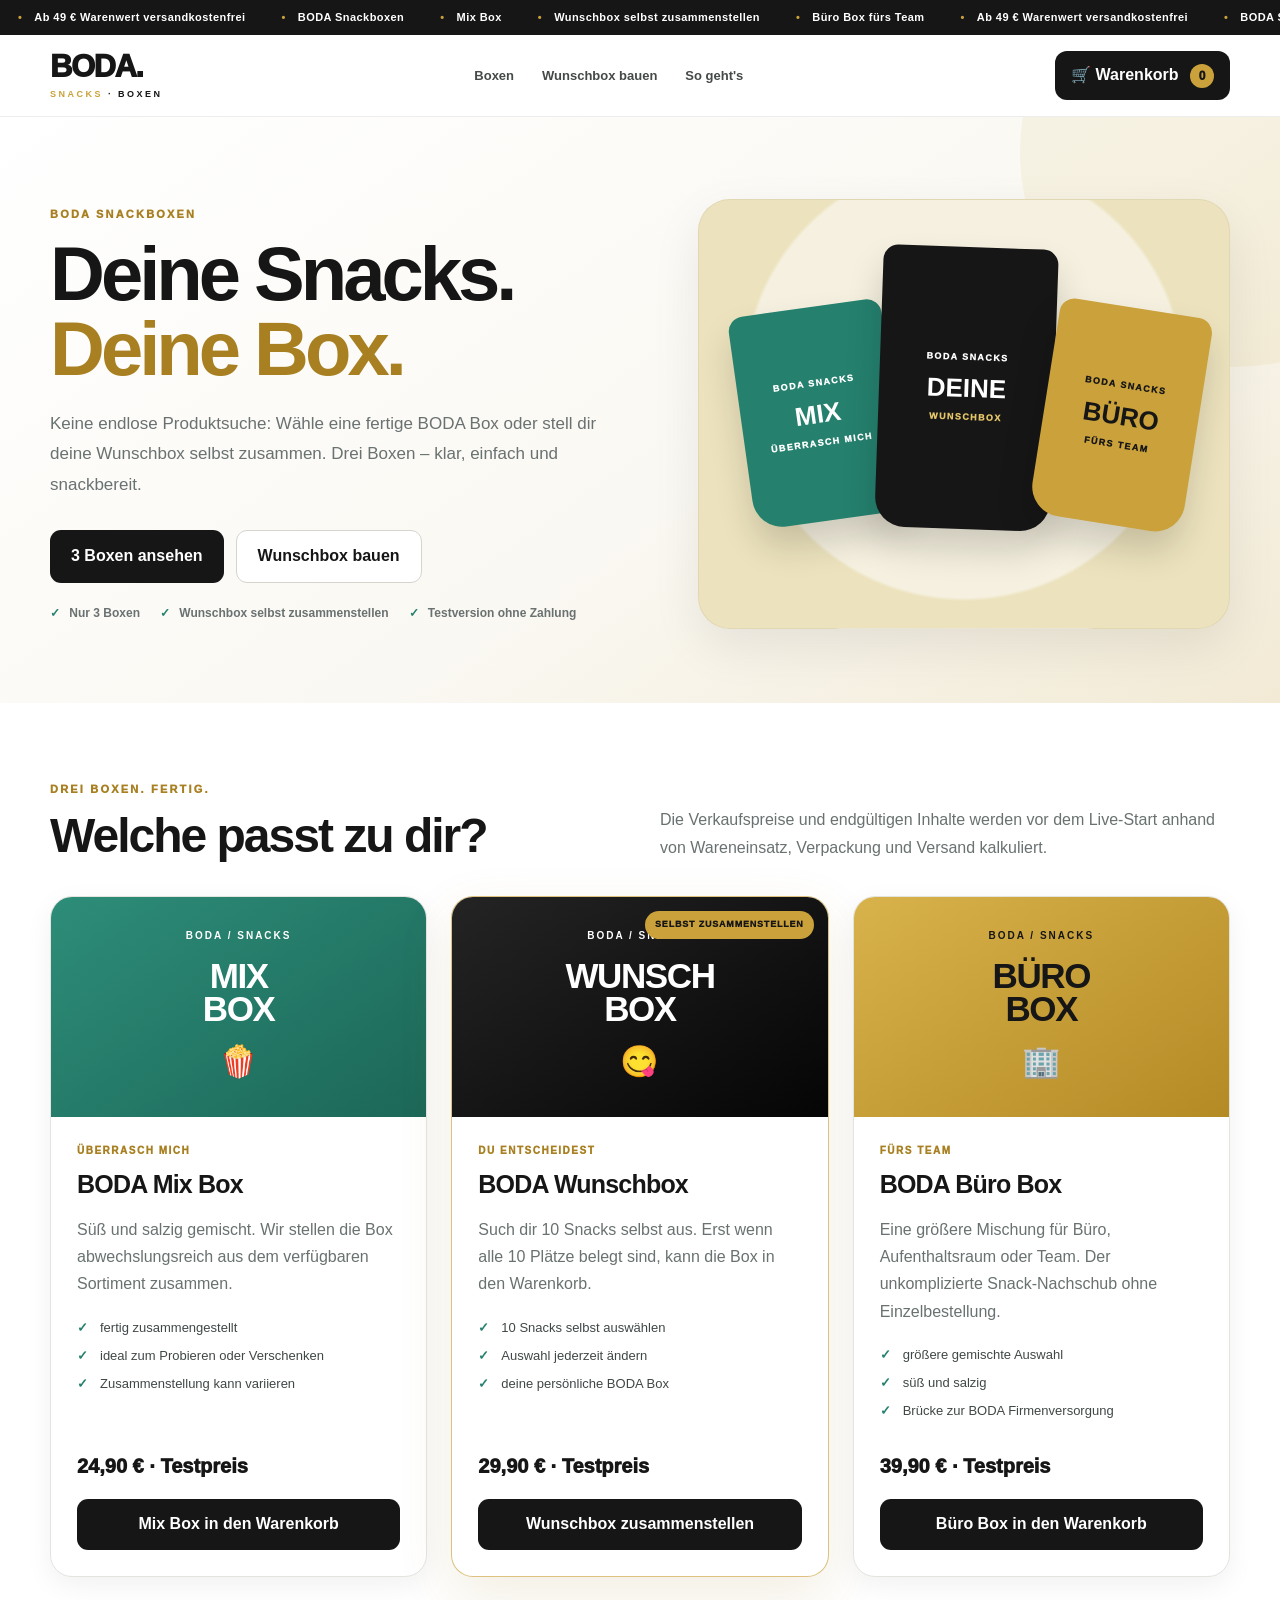
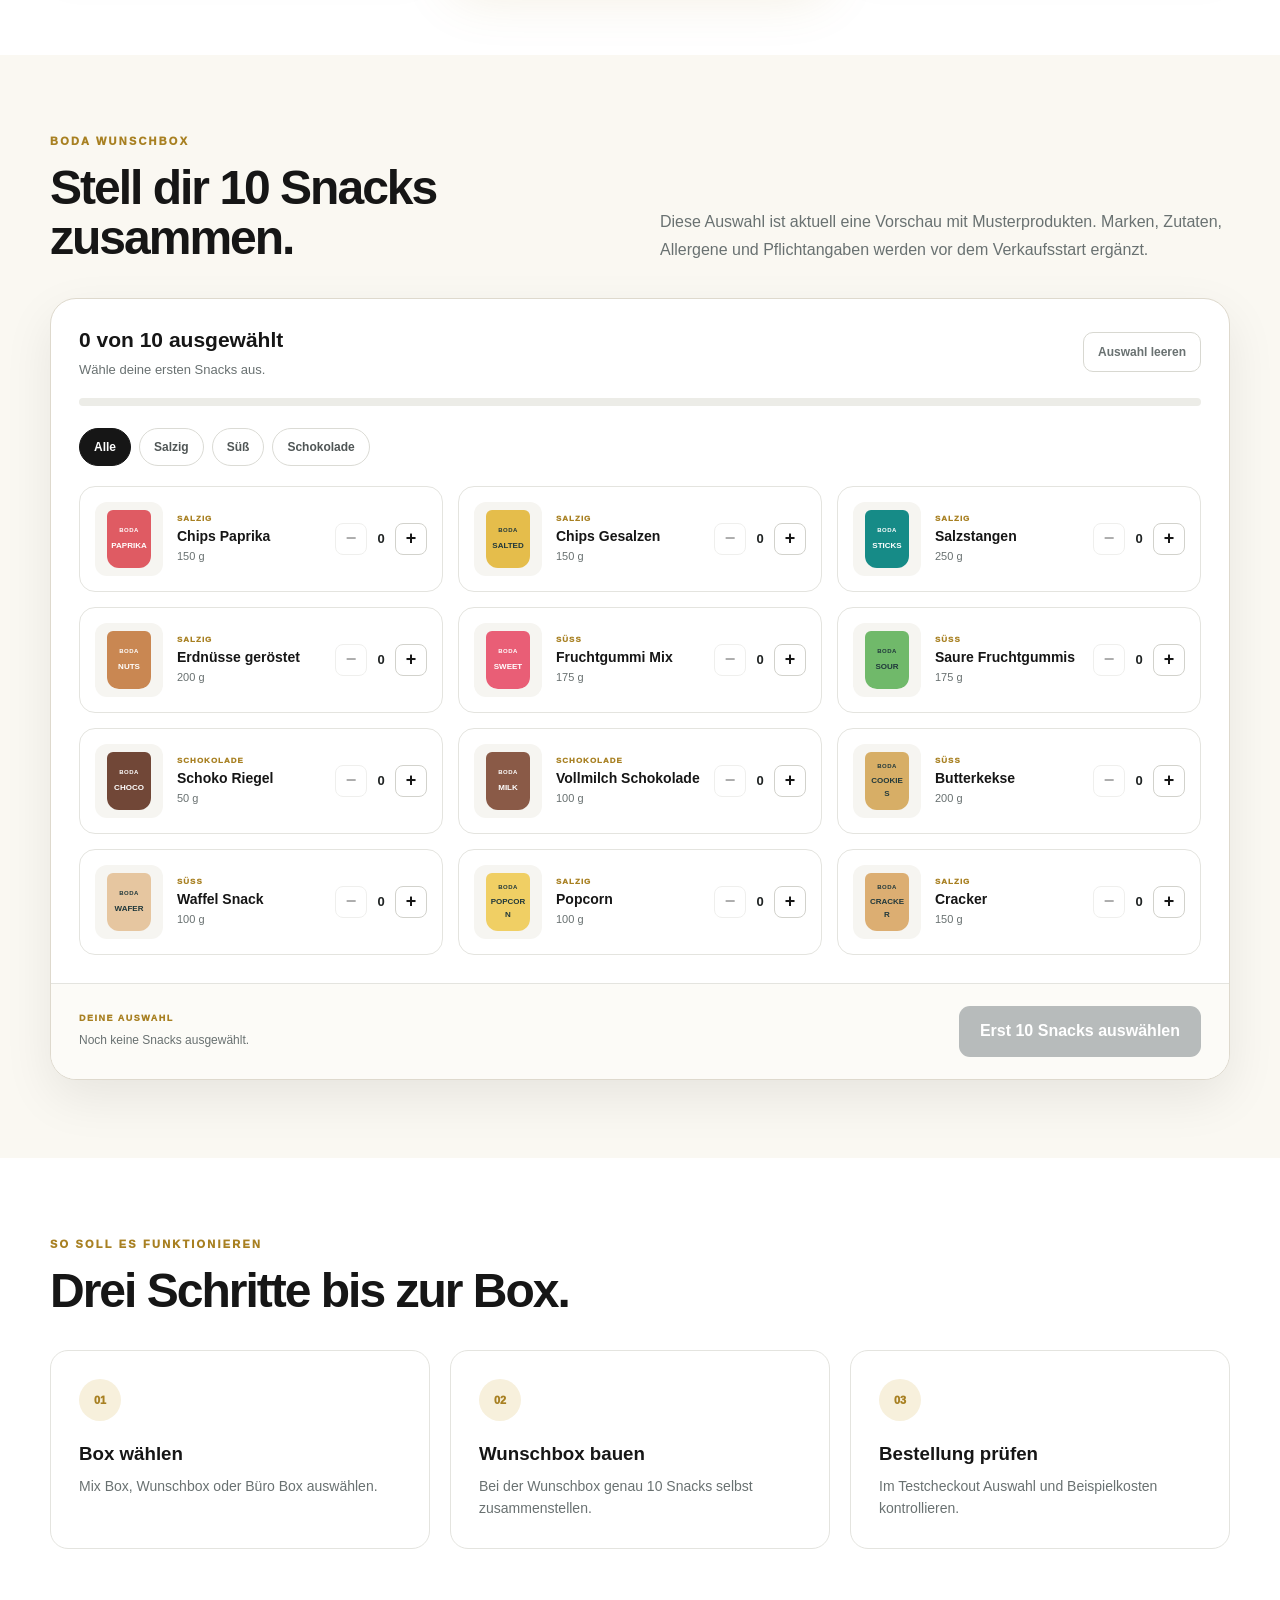
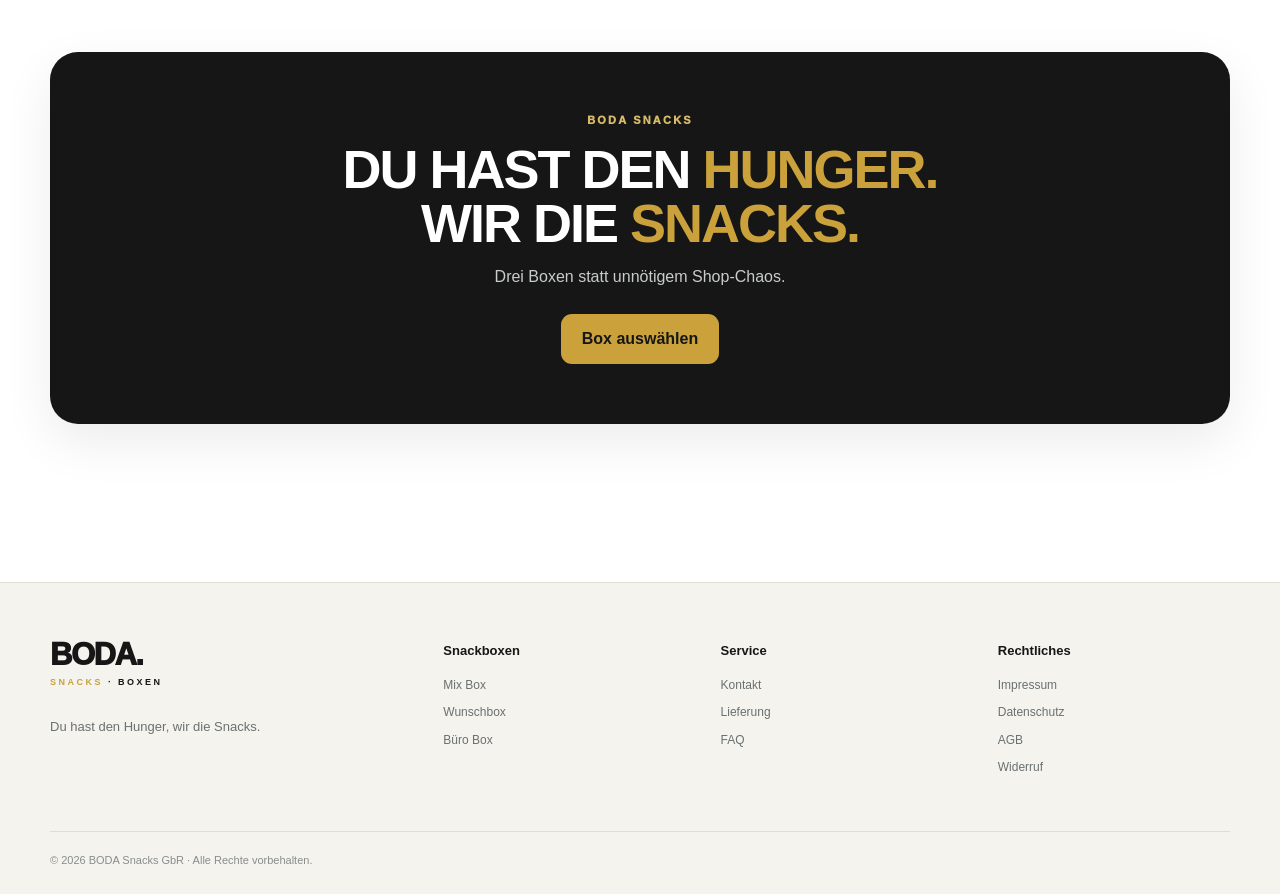
<file: index.html>
<!DOCTYPE html>
<html lang="de">
<head>
    <meta charset="UTF-8">

    <meta
        name="viewport"
        content="width=device-width, initial-scale=1.0"
    >

    <meta
        name="description"
        content="BODA Snackboxen – Mix Box, Wunschbox und Büro Box. Drei einfache Boxen für Zuhause, Geschenk und Team."
    >

    <!-- Solange Preise, Pflichtangaben und Checkout noch Teststand sind -->
    <meta name="robots" content="noindex, nofollow">

    <title>
        BODA Snackboxen | Du hast den Hunger, wir die Snacks.
    </title>

    <link
        rel="stylesheet"
        href="css/style.css?v=20260919"
    >
</head>

<body>

<a
    class="skip-link"
    href="#mainContent"
>
    Zum Inhalt
</a>


<!-- =====================================================
     TESTHINWEIS
===================================================== -->

<div class="top-marquee" aria-label="Shop-Hinweis">

    <div class="top-marquee-track">

        <div class="top-marquee-group">
            <span>Ab 49 € Warenwert versandkostenfrei</span>
            <span>BODA Snackboxen</span>
            <span>Mix Box</span>
            <span>Wunschbox selbst zusammenstellen</span>
            <span>Büro Box fürs Team</span>
        </div>

        <div class="top-marquee-group" aria-hidden="true">
            <span>Ab 49 € Warenwert versandkostenfrei</span>
            <span>BODA Snackboxen</span>
            <span>Mix Box</span>
            <span>Wunschbox selbst zusammenstellen</span>
            <span>Büro Box fürs Team</span>
        </div>

    </div>

</div>


<!-- =====================================================
     HEADER
===================================================== -->

<header class="site-header">

    <div class="container header-row box-header-row">

        <a
            href="index.html"
            class="logo"
            aria-label="BODA Snacks Shop Startseite"
        >
            BODA<span>.</span>

            <small>
                <span class="logo-snacks">SNACKS</span>
                · BOXEN
            </small>
        </a>


        <nav
            class="box-main-nav"
            aria-label="Hauptnavigation"
        >
            <a href="#boxen">
                Boxen
            </a>

            <a href="#wunschbox">
                Wunschbox bauen
            </a>

            <a href="#so-gehts">
                So geht's
            </a>
        </nav>


        <button
            class="cart-btn"
            id="openCart"
            type="button"
            aria-haspopup="dialog"
            aria-controls="cartPanel"
            aria-expanded="false"
        >
            🛒 Warenkorb

            <span
                class="cart-count"
                id="cartCount"
            >
                0
            </span>
        </button>

    </div>

</header>


<noscript>

    <p class="container notice">

        Bitte JavaScript aktivieren, um die Wunschbox
        und den Testwarenkorb zu nutzen.

        Kontakt:

        <a href="mailto:kontakt@boda-snacks.de">
            kontakt@boda-snacks.de
        </a>.

    </p>

</noscript>


<main id="mainContent">


    <!-- =====================================================
         HERO
    ===================================================== -->

    <section class="hero box-hero">

        <div class="container hero-grid">

            <div class="hero-copy">

                <div class="eyebrow">
                    BODA SNACKBOXEN
                </div>

                <h1>
                    Deine Snacks.<br>
                    <span>Deine Box.</span>
                </h1>

                <p>
                    Keine endlose Produktsuche:
                    Wähle eine fertige BODA Box
                    oder stell dir deine Wunschbox selbst zusammen.
                    Drei Boxen – klar, einfach und snackbereit.
                </p>


                <div class="hero-actions">

                    <a
                        href="#boxen"
                        class="btn btn-primary"
                    >
                        3 Boxen ansehen
                    </a>

                    <a
                        href="#wunschbox"
                        class="btn btn-secondary"
                    >
                        Wunschbox bauen
                    </a>

                </div>


                <div class="trust-row">

                    <span>
                        Nur 3 Boxen
                    </span>

                    <span>
                        Wunschbox selbst zusammenstellen
                    </span>

                    <span>
                        Testversion ohne Zahlung
                    </span>

                </div>

            </div>


            <div
                class="hero-art box-hero-art"
                aria-hidden="true"
            >

                <div class="hero-pack a">

                    <small>
                        BODA SNACKS
                    </small>

                    <strong>
                        MIX
                    </strong>

                    <small>
                        ÜBERRASCH MICH
                    </small>

                </div>


                <div class="hero-pack b">

                    <small>
                        BODA SNACKS
                    </small>

                    <strong>
                        DEINE
                    </strong>

                    <small>
                        WUNSCHBOX
                    </small>

                </div>


                <div class="hero-pack c">

                    <small>
                        BODA SNACKS
                    </small>

                    <strong>
                        BÜRO
                    </strong>

                    <small>
                        FÜRS TEAM
                    </small>

                </div>

            </div>

        </div>

    </section>


    <!-- =====================================================
         DIE DREI BOXEN
    ===================================================== -->

    <section
        class="box-offers"
        id="boxen"
    >

        <div class="container">

            <div class="section-head">

                <div>

                    <div class="eyebrow">
                        DREI BOXEN. FERTIG.
                    </div>

                    <h2>
                        Welche passt zu dir?
                    </h2>

                </div>


                <p>
                    Die Verkaufspreise und endgültigen Inhalte
                    werden vor dem Live-Start anhand von Wareneinsatz,
                    Verpackung und Versand kalkuliert.
                </p>

            </div>


            <div class="box-choice-grid">


                <!-- MIX BOX -->

                <article class="box-choice">

                    <div class="box-choice-art mix">

                        <small>
                            BODA / SNACKS
                        </small>

                        <strong>
                            MIX<br>
                            BOX
                        </strong>

                        <span>
                            🍿
                        </span>

                    </div>


                    <div class="box-choice-body">

                        <p class="box-kicker">
                            ÜBERRASCH MICH
                        </p>

                        <h3>
                            BODA Mix Box
                        </h3>

                        <p>
                            Süß und salzig gemischt.
                            Wir stellen die Box abwechslungsreich
                            aus dem verfügbaren Sortiment zusammen.
                        </p>


                        <ul class="box-points">

                            <li>
                                fertig zusammengestellt
                            </li>

                            <li>
                                ideal zum Probieren oder Verschenken
                            </li>

                            <li>
                                Zusammenstellung kann variieren
                            </li>

                        </ul>


                        <p class="box-test-price">
                            24,90 € · Testpreis
                        </p>


                        <button
                            class="btn btn-primary add-fixed-box"
                            type="button"
                            data-add-id="13"
                        >
                            Mix Box in den Warenkorb
                        </button>

                    </div>

                </article>


                <!-- WUNSCHBOX -->

                <article class="box-choice featured">

                    <div class="box-choice-badge">
                        SELBST ZUSAMMENSTELLEN
                    </div>


                    <div class="box-choice-art wish">

                        <small>
                            BODA / SNACKS
                        </small>

                        <strong>
                            WUNSCH<br>
                            BOX
                        </strong>

                        <span>
                            😋
                        </span>

                    </div>


                    <div class="box-choice-body">

                        <p class="box-kicker">
                            DU ENTSCHEIDEST
                        </p>

                        <h3>
                            BODA Wunschbox
                        </h3>

                        <p>
                            Such dir 10 Snacks selbst aus.
                            Erst wenn alle 10 Plätze belegt sind,
                            kann die Box in den Warenkorb.
                        </p>


                        <ul class="box-points">

                            <li>
                                10 Snacks selbst auswählen
                            </li>

                            <li>
                                Auswahl jederzeit ändern
                            </li>

                            <li>
                                deine persönliche BODA Box
                            </li>

                        </ul>


                        <p class="box-test-price">
                            29,90 € · Testpreis
                        </p>


                        <a
                            class="btn btn-primary"
                            href="#wunschbox"
                        >
                            Wunschbox zusammenstellen
                        </a>

                    </div>

                </article>


                <!-- BÜRO BOX -->

                <article class="box-choice">

                    <div class="box-choice-art office">

                        <small>
                            BODA / SNACKS
                        </small>

                        <strong>
                            BÜRO<br>
                            BOX
                        </strong>

                        <span>
                            🏢
                        </span>

                    </div>


                    <div class="box-choice-body">

                        <p class="box-kicker">
                            FÜRS TEAM
                        </p>

                        <h3>
                            BODA Büro Box
                        </h3>

                        <p>
                            Eine größere Mischung für Büro,
                            Aufenthaltsraum oder Team.
                            Der unkomplizierte Snack-Nachschub
                            ohne Einzelbestellung.
                        </p>


                        <ul class="box-points">

                            <li>
                                größere gemischte Auswahl
                            </li>

                            <li>
                                süß und salzig
                            </li>

                            <li>
                                Brücke zur BODA Firmenversorgung
                            </li>

                        </ul>


                        <p class="box-test-price">
                            39,90 € · Testpreis
                        </p>


                        <button
                            class="btn btn-primary add-fixed-box"
                            type="button"
                            data-add-id="15"
                        >
                            Büro Box in den Warenkorb
                        </button>

                    </div>

                </article>

            </div>

        </div>

    </section>


    <!-- =====================================================
         WUNSCHBOX
    ===================================================== -->

    <section
        class="wish-builder-section"
        id="wunschbox"
    >

        <div class="container">

            <div class="section-head">

                <div>

                    <div class="eyebrow">
                        BODA WUNSCHBOX
                    </div>

                    <h2>
                        Stell dir 10 Snacks zusammen.
                    </h2>

                </div>


                <p>
                    Diese Auswahl ist aktuell eine Vorschau
                    mit Musterprodukten.
                    Marken, Zutaten, Allergene und Pflichtangaben
                    werden vor dem Verkaufsstart ergänzt.
                </p>

            </div>


            <div class="builder-shell">


                <div class="builder-top">

                    <div>

                        <strong id="builderCount">
                            0 von 10 ausgewählt
                        </strong>

                        <p id="builderStatus">
                            Wähle deine ersten Snacks aus.
                        </p>

                    </div>


                    <button
                        type="button"
                        class="builder-clear"
                        id="clearWishBox"
                    >
                        Auswahl leeren
                    </button>

                </div>


                <div
                    class="builder-progress"
                    aria-hidden="true"
                >
                    <div id="builderProgress"></div>
                </div>


                <div
                    class="builder-filter-row"
                    aria-label="Snack-Kategorien"
                >

                    <button
                        type="button"
                        class="builder-filter active"
                        data-builder-category="alle"
                    >
                        Alle
                    </button>

                    <button
                        type="button"
                        class="builder-filter"
                        data-builder-category="salzig"
                    >
                        Salzig
                    </button>

                    <button
                        type="button"
                        class="builder-filter"
                        data-builder-category="suess"
                    >
                        Süß
                    </button>

                    <button
                        type="button"
                        class="builder-filter"
                        data-builder-category="schokolade"
                    >
                        Schokolade
                    </button>

                </div>


                <div
                    class="builder-grid"
                    id="builderGrid"
                    aria-label="Snacks für deine Wunschbox"
                ></div>


                <div class="builder-summary">

                    <div>

                        <small>
                            DEINE AUSWAHL
                        </small>

                        <p id="builderSummary">
                            Noch keine Snacks ausgewählt.
                        </p>

                    </div>


                    <button
                        type="button"
                        class="btn btn-primary"
                        id="addWishBox"
                        disabled
                    >
                        Erst 10 Snacks auswählen
                    </button>

                </div>

            </div>

        </div>

    </section>


    <!-- =====================================================
         SO GEHT'S
    ===================================================== -->

    <section
        class="delivery"
        id="so-gehts"
    >

        <div class="container">

            <div class="section-head">

                <div>

                    <div class="eyebrow">
                        SO SOLL ES FUNKTIONIEREN
                    </div>

                    <h2>
                        Drei Schritte bis zur Box.
                    </h2>

                </div>

            </div>


            <div class="steps">


                <article class="step">

                    <span>
                        01
                    </span>

                    <h3>
                        Box wählen
                    </h3>

                    <p>
                        Mix Box, Wunschbox oder Büro Box auswählen.
                    </p>

                </article>


                <article class="step">

                    <span>
                        02
                    </span>

                    <h3>
                        Wunschbox bauen
                    </h3>

                    <p>
                        Bei der Wunschbox genau 10 Snacks
                        selbst zusammenstellen.
                    </p>

                </article>


                <article class="step">

                    <span>
                        03
                    </span>

                    <h3>
                        Bestellung prüfen
                    </h3>

                    <p>
                        Im Testcheckout Auswahl und
                        Beispielkosten kontrollieren.
                    </p>

                </article>


            </div>

        </div>

    </section>


    <!-- =====================================================
         ABSCHLUSS
    ===================================================== -->

    <section class="closing">

        <div class="container">

            <div class="closing-box">

                <div class="eyebrow">
                    BODA SNACKS
                </div>

                <h2>
                    DU HAST DEN <span>HUNGER.</span><br>
                    WIR DIE <span>SNACKS.</span>
                </h2>

                <p>
                    Drei Boxen statt unnötigem Shop-Chaos.
                </p>

                <a
                    href="#boxen"
                    class="btn btn-primary"
                >
                    Box auswählen
                </a>

            </div>

        </div>

    </section>


</main>


<!-- =====================================================
     FOOTER
===================================================== -->

<footer>

    <div class="container">

        <div class="footer-grid">


            <div>

                <div class="logo footer-logo">

                    BODA<span>.</span>

                    <small>
                        <span class="logo-snacks">
                            SNACKS
                        </span>
                        · BOXEN
                    </small>

                </div>

                <p>
                    Du hast den Hunger, wir die Snacks.
                </p>

            </div>


            <div>

                <h4>
                    Snackboxen
                </h4>

                <a href="#boxen">
                    Mix Box
                </a>

                <a href="#wunschbox">
                    Wunschbox
                </a>

                <a href="#boxen">
                    Büro Box
                </a>

            </div>


            <div>

                <h4>
                    Service
                </h4>

                <a href="Kontakt.html">
                    Kontakt
                </a>

                <a href="Lieferung.html">
                    Lieferung
                </a>

                <a href="FAQ.html">
                    FAQ
                </a>

            </div>


            <div>

                <h4>
                    Rechtliches
                </h4>

                <a href="Impressum.html">
                    Impressum
                </a>

                <a href="Datenschutz.html">
                    Datenschutz
                </a>

                <a href="AGB.html">
                    AGB
                </a>

                <a href="Widerruf.html">
                    Widerruf
                </a>

            </div>


        </div>


        <div class="copyright">
            © 2026 BODA Snacks GbR · Alle Rechte vorbehalten.
        </div>

    </div>

</footer>


<!-- =====================================================
     WARENKORB
===================================================== -->

<dialog
    class="cart-panel"
    id="cartPanel"
    role="dialog"
    aria-modal="true"
    aria-label="Dein Testwarenkorb"
    tabindex="-1"
    inert
    aria-hidden="true"
>

    <div class="cart-head">

        <h2>
            🛒 Dein Warenkorb
        </h2>

        <button
            class="close"
            id="closeCart"
            type="button"
            aria-label="Warenkorb schließen"
        >
            ×
        </button>

    </div>


    <div
        class="cart-body"
        id="cartItems"
    >

        <div class="empty-cart">

            <h3>
                Dein Warenkorb ist leer
            </h3>

            <p>
                Wähle eine der drei BODA Boxen aus.
            </p>

        </div>

    </div>


    <div class="cart-foot">


        <div class="progress-label">

            <span>
                Mindestbestellwert
            </span>

            <span id="minimumText">
                0,00 €
            </span>

        </div>


        <div class="progress">
            <div id="minimumProgress"></div>
        </div>


        <div class="summary">

            <div class="summary-row">

                <span>
                    Warenwert
                </span>

                <span id="cartSubtotal">
                    0,00 €
                </span>

            </div>


            <div class="summary-row">

                <span>
                    Versand
                </span>

                <span id="shippingCost">
                    0,00 €
                </span>

            </div>


            <div class="summary-row total">

                <span>
                    Gesamt
                </span>

                <span id="cartTotal">
                    0,00 €
                </span>

            </div>

        </div>


        <a
            href="checkout.html"
            class="checkout-demo"
            id="checkoutButton"
        >
            Zur Testübersicht
        </a>


        <p class="cart-hint">
            Testpreise. Noch keine echte Bestellung oder Zahlung.
        </p>

    </div>

</dialog>


<!-- =====================================================
     TOAST
===================================================== -->

<div
    class="toast"
    id="toast"
    role="status"
    aria-live="polite"
    aria-atomic="true"
>
    Box wurde hinzugefügt.
</div>


<!-- =====================================================
     JAVASCRIPT
===================================================== -->

<script src="js/products.js"></script>
<script src="js/core.js"></script>
<script src="js/shop.js"></script>
<script src="js/cart.js"></script>

</body>
</html>
</file>
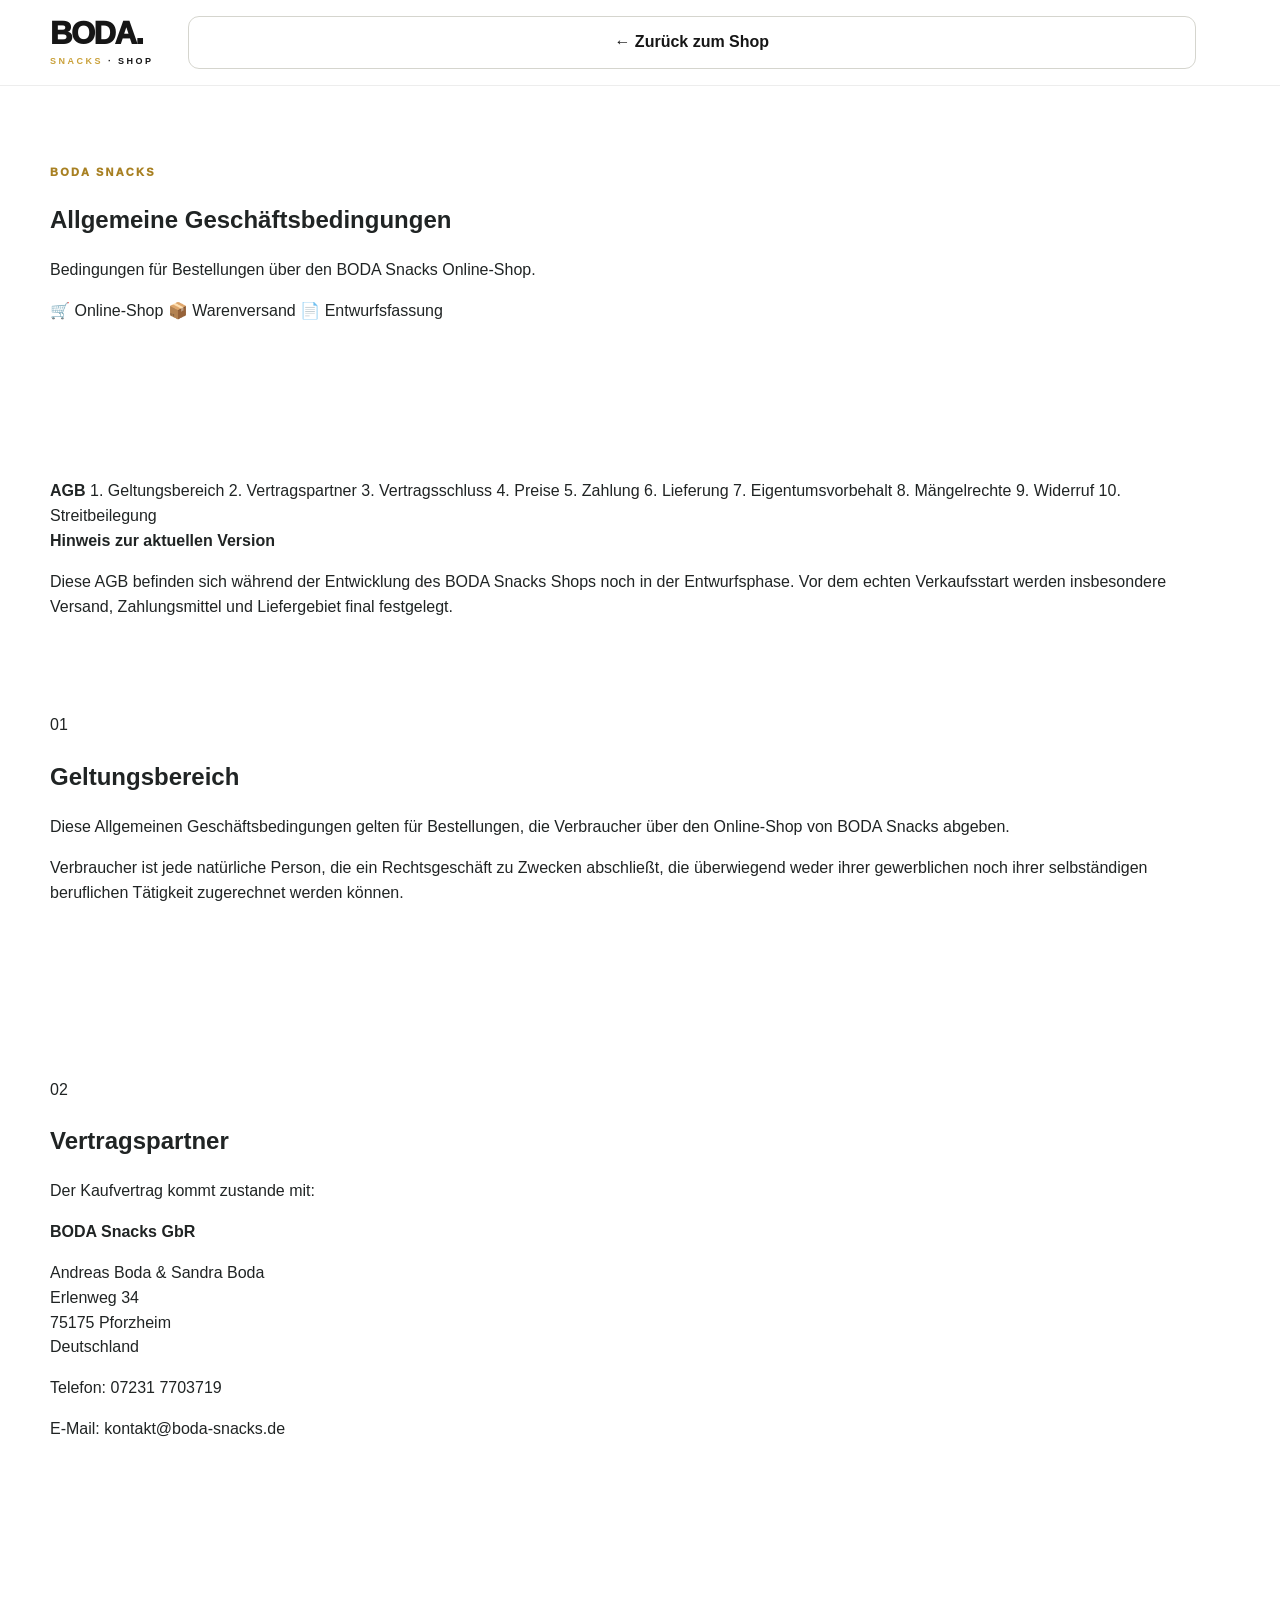
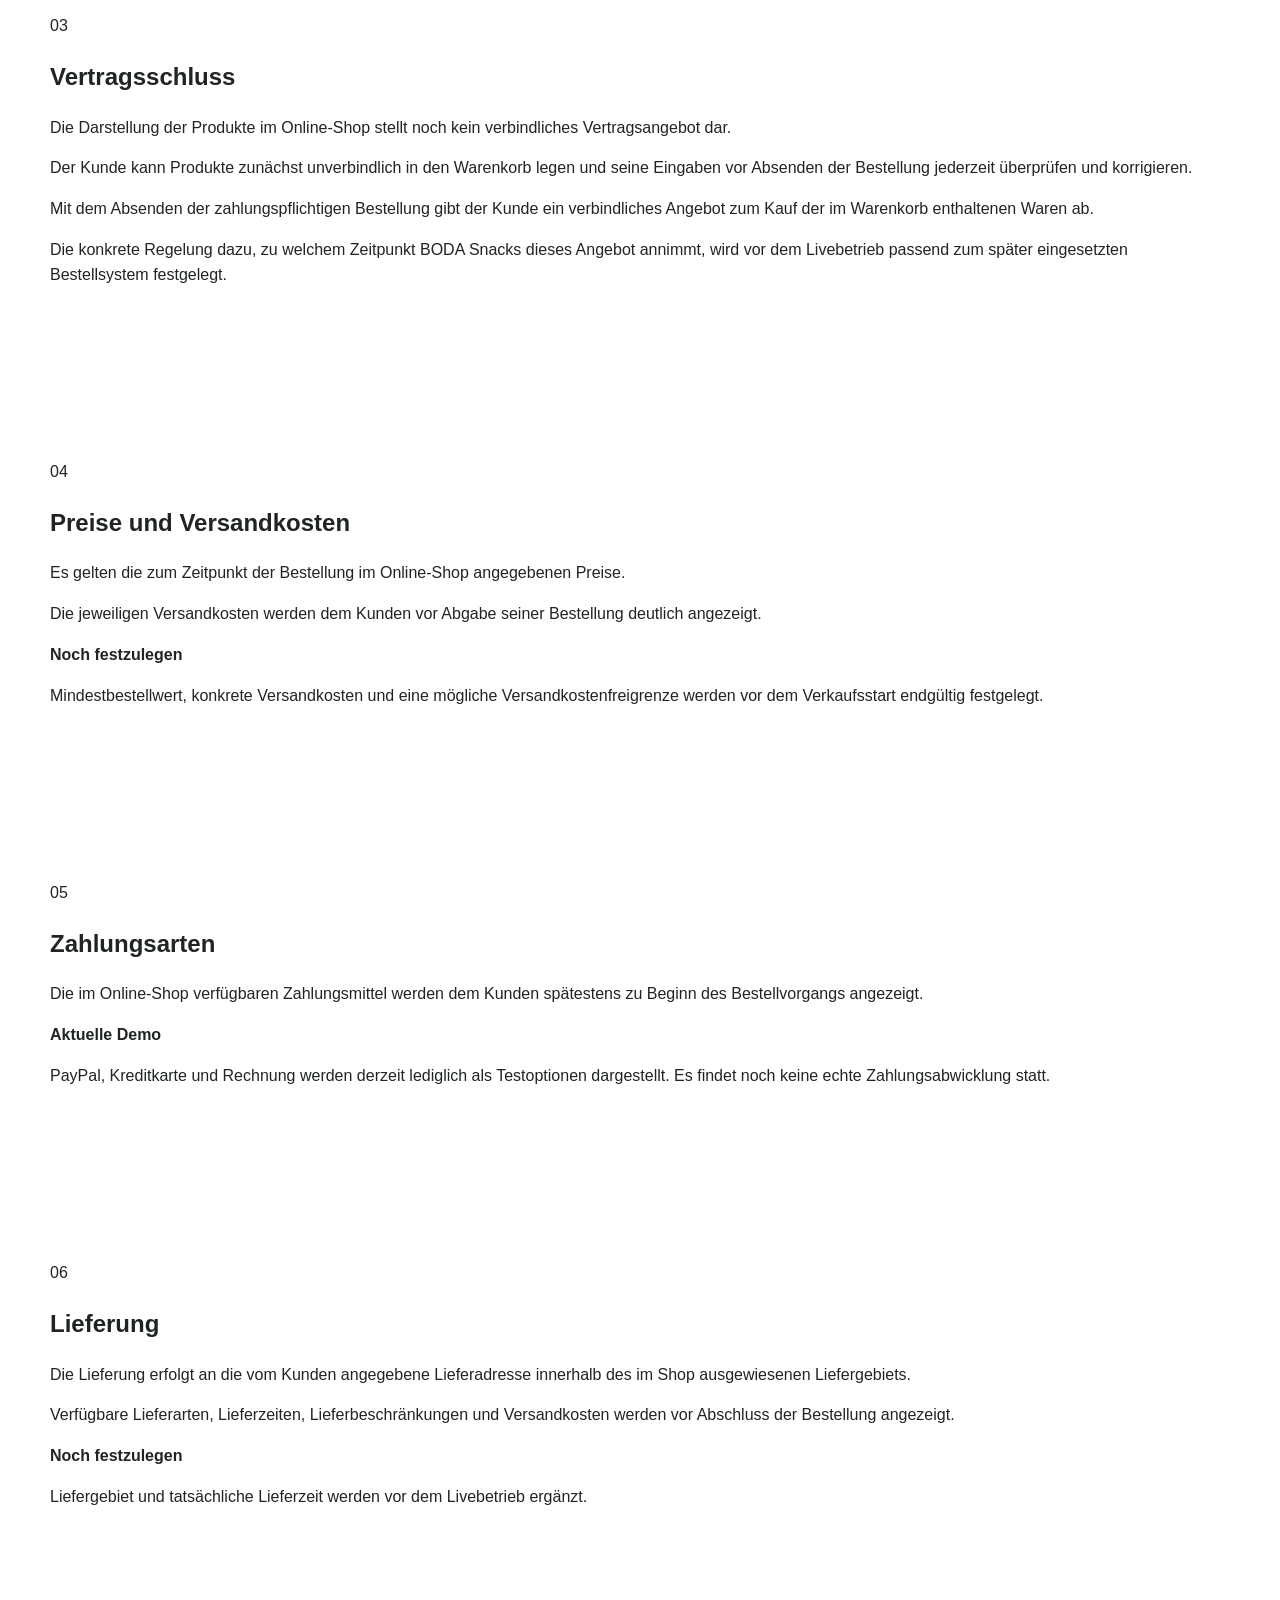
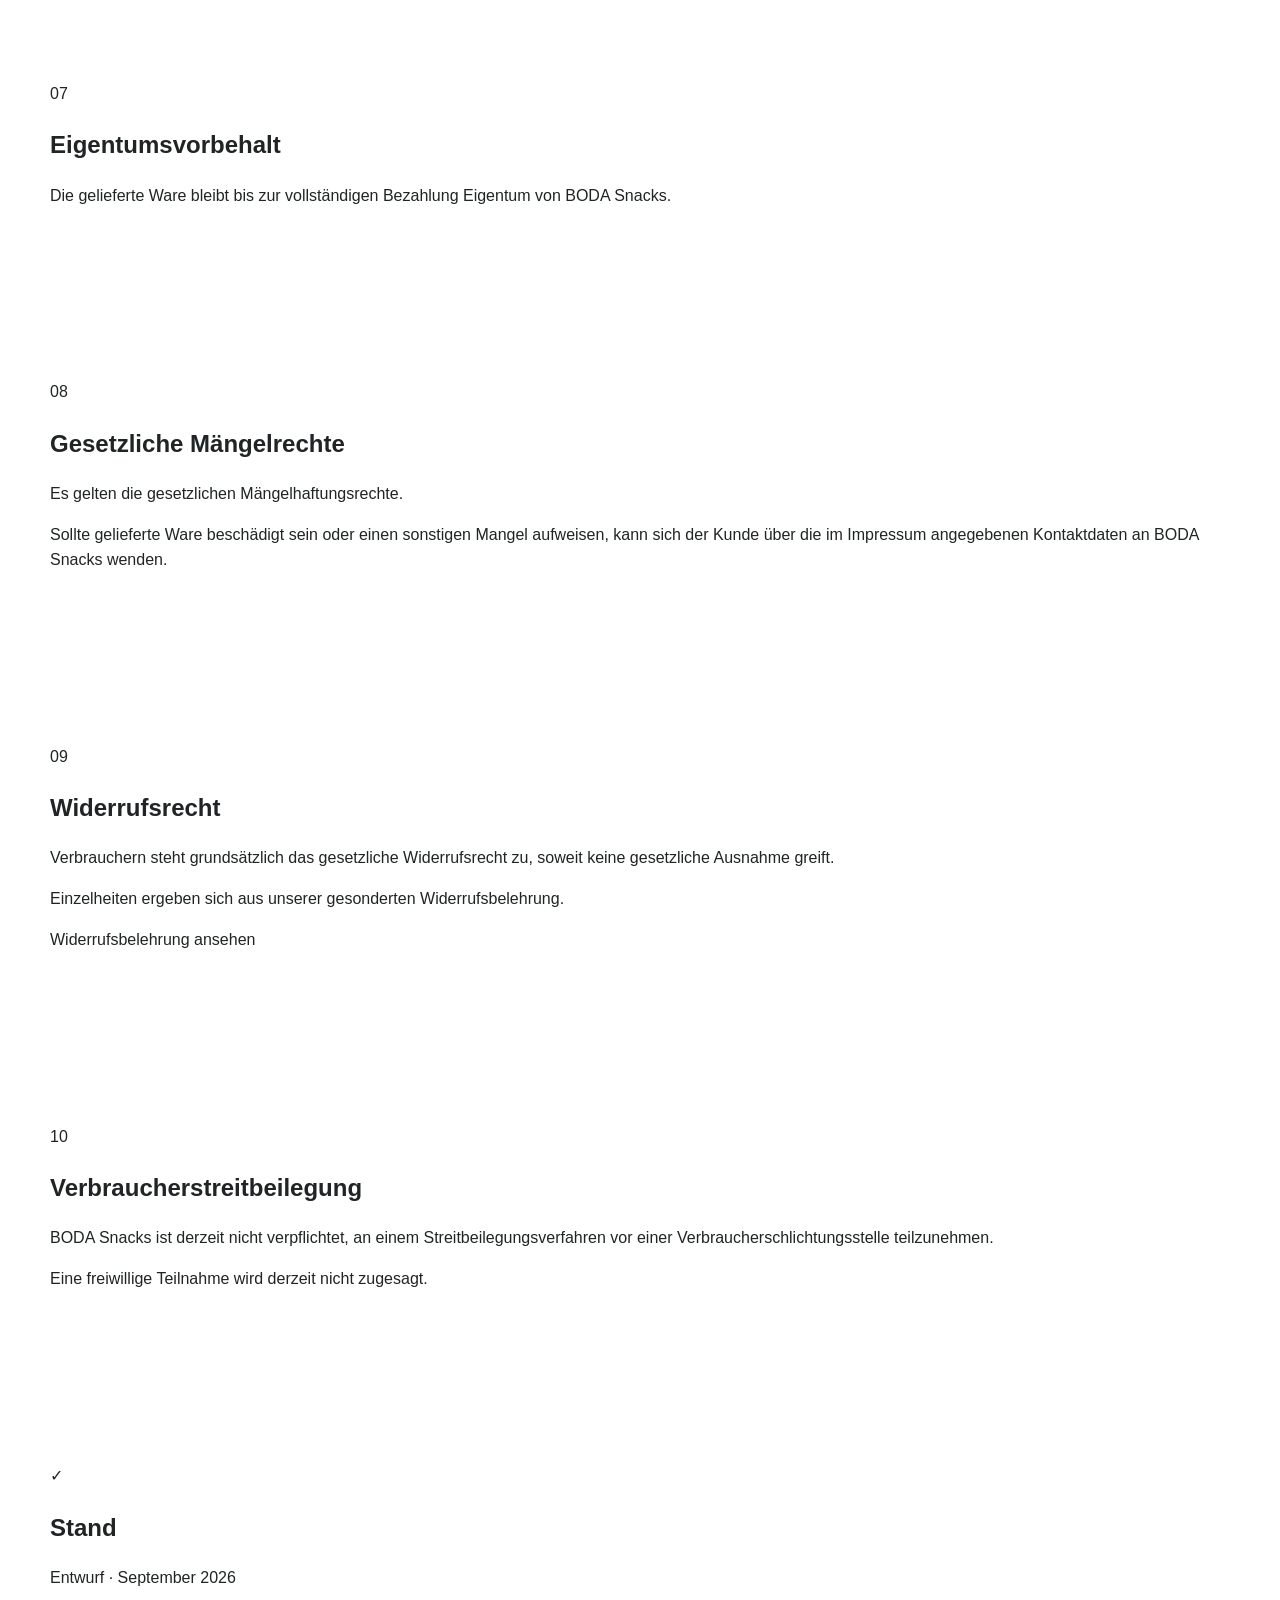
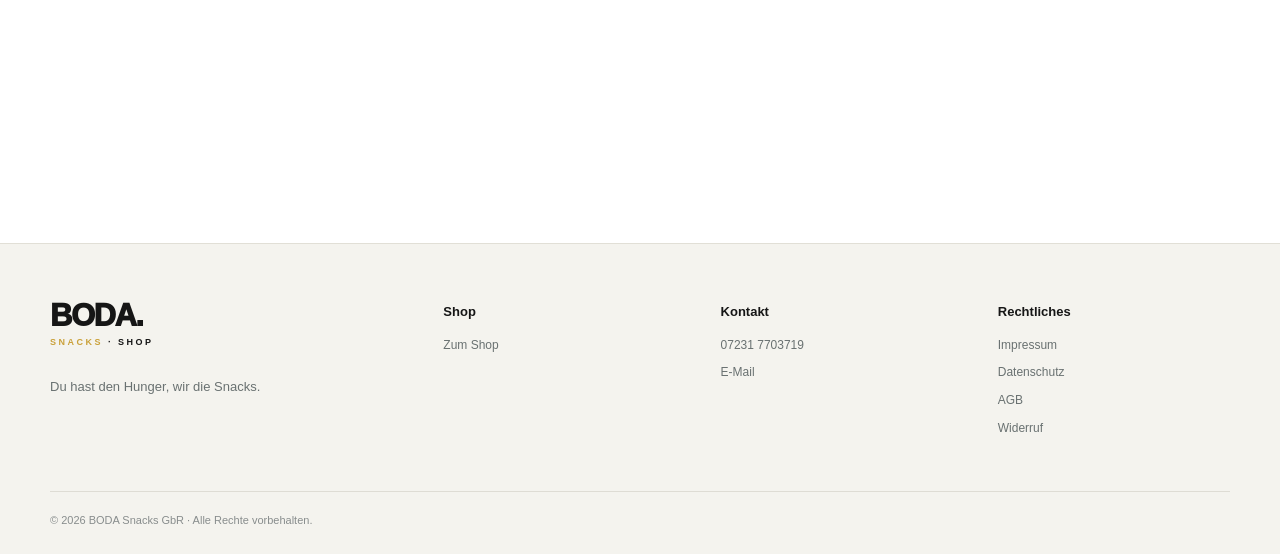
<file: AGB.html>
<!DOCTYPE html>
<html lang="de">

<head>
    <meta charset="UTF-8">

    <meta
        name="viewport"
        content="width=device-width, initial-scale=1.0"
    >

    <meta
        name="description"
        content="Allgemeine Geschäftsbedingungen des BODA Snacks Online-Shops."
    >

    <title>AGB | BODA Snacks</title>

    <link
        rel="stylesheet"
        href="css/style.css"
    >
</head>


<body>


<header class="site-header">

    <div class="container header-row legal-header">

        <a
            href="index.html"
            class="logo"
            aria-label="BODA Snacks Shop Startseite"
        >
            BODA<span>.</span>

            <small>
                <span class="logo-snacks">SNACKS</span> · SHOP
            </small>
        </a>


        <a
            href="index.html"
            class="btn btn-secondary"
        >
            ← Zurück zum Shop
        </a>

    </div>

</header>



<main class="legal-page">


    <section class="legal-hero">

        <div class="container legal-hero-inner">

            <div class="eyebrow">
                BODA SNACKS
            </div>

            <h1>
                Allgemeine Geschäftsbedingungen
            </h1>

            <p>
                Bedingungen für Bestellungen über den
                BODA Snacks Online-Shop.
            </p>

            <div class="legal-status">

                <span>
                    🛒 Online-Shop
                </span>

                <span>
                    📦 Warenversand
                </span>

                <span>
                    📄 Entwurfsfassung
                </span>

            </div>

        </div>

    </section>



    <section class="legal-content">

        <div class="container legal-grid">


            <aside class="legal-navigation">

                <strong>
                    AGB
                </strong>

                <a href="#geltung">
                    1. Geltungsbereich
                </a>

                <a href="#vertragspartner">
                    2. Vertragspartner
                </a>

                <a href="#vertragsschluss">
                    3. Vertragsschluss
                </a>

                <a href="#preise">
                    4. Preise
                </a>

                <a href="#zahlung">
                    5. Zahlung
                </a>

                <a href="#lieferung">
                    6. Lieferung
                </a>

                <a href="#eigentum">
                    7. Eigentumsvorbehalt
                </a>

                <a href="#maengel">
                    8. Mängelrechte
                </a>

                <a href="#widerruf">
                    9. Widerruf
                </a>

                <a href="#streit">
                    10. Streitbeilegung
                </a>

            </aside>



            <article class="legal-document">


                <div class="legal-intro">

                    <strong>
                        Hinweis zur aktuellen Version
                    </strong>

                    <p>
                        Diese AGB befinden sich während der
                        Entwicklung des BODA Snacks Shops noch
                        in der Entwurfsphase. Vor dem echten
                        Verkaufsstart werden insbesondere
                        Versand, Zahlungsmittel und Liefergebiet
                        final festgelegt.
                    </p>

                </div>



                <section id="geltung">

                    <span class="legal-number">
                        01
                    </span>

                    <h2>
                        Geltungsbereich
                    </h2>

                    <p>
                        Diese Allgemeinen Geschäftsbedingungen gelten
                        für Bestellungen, die Verbraucher über den
                        Online-Shop von BODA Snacks abgeben.
                    </p>

                    <p>
                        Verbraucher ist jede natürliche Person,
                        die ein Rechtsgeschäft zu Zwecken abschließt,
                        die überwiegend weder ihrer gewerblichen
                        noch ihrer selbständigen beruflichen Tätigkeit
                        zugerechnet werden können.
                    </p>

                </section>



                <section id="vertragspartner">

                    <span class="legal-number">
                        02
                    </span>

                    <h2>
                        Vertragspartner
                    </h2>

                    <p>
                        Der Kaufvertrag kommt zustande mit:
                    </p>

                    <div class="legal-contact">

                        <strong>
                            BODA Snacks GbR
                        </strong>

                        <p>
                            Andreas Boda &amp; Sandra Boda<br>
                            Erlenweg 34<br>
                            75175 Pforzheim<br>
                            Deutschland
                        </p>

                        <p>
                            Telefon:
                            <a href="tel:+4972317703719">
                                07231 7703719
                            </a>
                        </p>

                        <p>
                            E-Mail:
                            <a href="mailto:kontakt@boda-snacks.de">
                                kontakt@boda-snacks.de
                            </a>
                        </p>

                    </div>

                </section>



                <section id="vertragsschluss">

                    <span class="legal-number">
                        03
                    </span>

                    <h2>
                        Vertragsschluss
                    </h2>

                    <p>
                        Die Darstellung der Produkte im Online-Shop
                        stellt noch kein verbindliches Vertragsangebot dar.
                    </p>

                    <p>
                        Der Kunde kann Produkte zunächst unverbindlich
                        in den Warenkorb legen und seine Eingaben vor
                        Absenden der Bestellung jederzeit überprüfen
                        und korrigieren.
                    </p>

                    <p>
                        Mit dem Absenden der zahlungspflichtigen Bestellung
                        gibt der Kunde ein verbindliches Angebot zum Kauf
                        der im Warenkorb enthaltenen Waren ab.
                    </p>

                    <p>
                        Die konkrete Regelung dazu, zu welchem Zeitpunkt
                        BODA Snacks dieses Angebot annimmt,
                        wird vor dem Livebetrieb passend zum später
                        eingesetzten Bestellsystem festgelegt.
                    </p>

                </section>



                <section id="preise">

                    <span class="legal-number">
                        04
                    </span>

                    <h2>
                        Preise und Versandkosten
                    </h2>

                    <p>
                        Es gelten die zum Zeitpunkt der Bestellung
                        im Online-Shop angegebenen Preise.
                    </p>

                    <p>
                        Die jeweiligen Versandkosten werden dem Kunden
                        vor Abgabe seiner Bestellung deutlich angezeigt.
                    </p>

                    <div class="legal-highlight warning">

                        <strong>
                            Noch festzulegen
                        </strong>

                        <p>
                            Mindestbestellwert, konkrete Versandkosten
                            und eine mögliche Versandkostenfreigrenze
                            werden vor dem Verkaufsstart endgültig festgelegt.
                        </p>

                    </div>

                </section>



                <section id="zahlung">

                    <span class="legal-number">
                        05
                    </span>

                    <h2>
                        Zahlungsarten
                    </h2>

                    <p>
                        Die im Online-Shop verfügbaren Zahlungsmittel
                        werden dem Kunden spätestens zu Beginn des
                        Bestellvorgangs angezeigt.
                    </p>

                    <div class="legal-highlight warning">

                        <strong>
                            Aktuelle Demo
                        </strong>

                        <p>
                            PayPal, Kreditkarte und Rechnung werden derzeit
                            lediglich als Testoptionen dargestellt.
                            Es findet noch keine echte Zahlungsabwicklung statt.
                        </p>

                    </div>

                </section>



                <section id="lieferung">

                    <span class="legal-number">
                        06
                    </span>

                    <h2>
                        Lieferung
                    </h2>

                    <p>
                        Die Lieferung erfolgt an die vom Kunden
                        angegebene Lieferadresse innerhalb des
                        im Shop ausgewiesenen Liefergebiets.
                    </p>

                    <p>
                        Verfügbare Lieferarten, Lieferzeiten,
                        Lieferbeschränkungen und Versandkosten
                        werden vor Abschluss der Bestellung angezeigt.
                    </p>

                    <div class="legal-highlight warning">

                        <strong>
                            Noch festzulegen
                        </strong>

                        <p>
                            Liefergebiet und tatsächliche Lieferzeit
                            werden vor dem Livebetrieb ergänzt.
                        </p>

                    </div>

                </section>



                <section id="eigentum">

                    <span class="legal-number">
                        07
                    </span>

                    <h2>
                        Eigentumsvorbehalt
                    </h2>

                    <p>
                        Die gelieferte Ware bleibt bis zur vollständigen
                        Bezahlung Eigentum von BODA Snacks.
                    </p>

                </section>



                <section id="maengel">

                    <span class="legal-number">
                        08
                    </span>

                    <h2>
                        Gesetzliche Mängelrechte
                    </h2>

                    <p>
                        Es gelten die gesetzlichen Mängelhaftungsrechte.
                    </p>

                    <p>
                        Sollte gelieferte Ware beschädigt sein oder
                        einen sonstigen Mangel aufweisen, kann sich
                        der Kunde über die im Impressum angegebenen
                        Kontaktdaten an BODA Snacks wenden.
                    </p>

                </section>



                <section id="widerruf">

                    <span class="legal-number">
                        09
                    </span>

                    <h2>
                        Widerrufsrecht
                    </h2>

                    <p>
                        Verbrauchern steht grundsätzlich das gesetzliche
                        Widerrufsrecht zu, soweit keine gesetzliche Ausnahme greift.
                    </p>

                    <p>
                        Einzelheiten ergeben sich aus unserer gesonderten
                        Widerrufsbelehrung.
                    </p>

                    <p>
                        <a
                            class="legal-mail"
                            href="widerruf.html"
                        >
                            Widerrufsbelehrung ansehen
                        </a>
                    </p>

                </section>



                <section id="streit">

                    <span class="legal-number">
                        10
                    </span>

                    <h2>
                        Verbraucherstreitbeilegung
                    </h2>

                    <p>
                        BODA Snacks ist derzeit nicht verpflichtet,
                        an einem Streitbeilegungsverfahren vor einer
                        Verbraucherschlichtungsstelle teilzunehmen.
                    </p>

                    <p>
                        Eine freiwillige Teilnahme wird derzeit
                        nicht zugesagt.
                    </p>

                </section>



                <section>

                    <span class="legal-number">
                        ✓
                    </span>

                    <h2>
                        Stand
                    </h2>

                    <p class="legal-version">
                        Entwurf · September 2026
                    </p>

                </section>


            </article>

        </div>

    </section>


</main>



<footer>

    <div class="container">

        <div class="footer-grid">

            <div>

                <div class="logo footer-logo">

                    BODA<span>.</span>

                    <small>
                        <span class="logo-snacks">SNACKS</span> · SHOP
                    </small>

                </div>

                <p>
                    Du hast den Hunger,
                    wir die Snacks.
                </p>

            </div>


            <div>

                <h4>
                    Shop
                </h4>

                <a href="index.html">
                    Zum Shop
                </a>

            </div>


            <div>

                <h4>
                    Kontakt
                </h4>

                <a href="tel:+4972317703719">
                    07231 7703719
                </a>

                <a href="mailto:kontakt@boda-snacks.de">
                    E-Mail
                </a>

            </div>


            <div>

                <h4>
                    Rechtliches
                </h4>

                <a href="impressum.html">
                    Impressum
                </a>

                <a href="datenschutz.html">
                    Datenschutz
                </a>

                <a href="agb.html">
                    AGB
                </a>

                <a href="widerruf.html">
                    Widerruf
                </a>

            </div>

        </div>


        <div class="copyright">

            © 2026 BODA Snacks GbR ·
            Alle Rechte vorbehalten.

        </div>

    </div>

</footer>


</body>
</html>
</file>
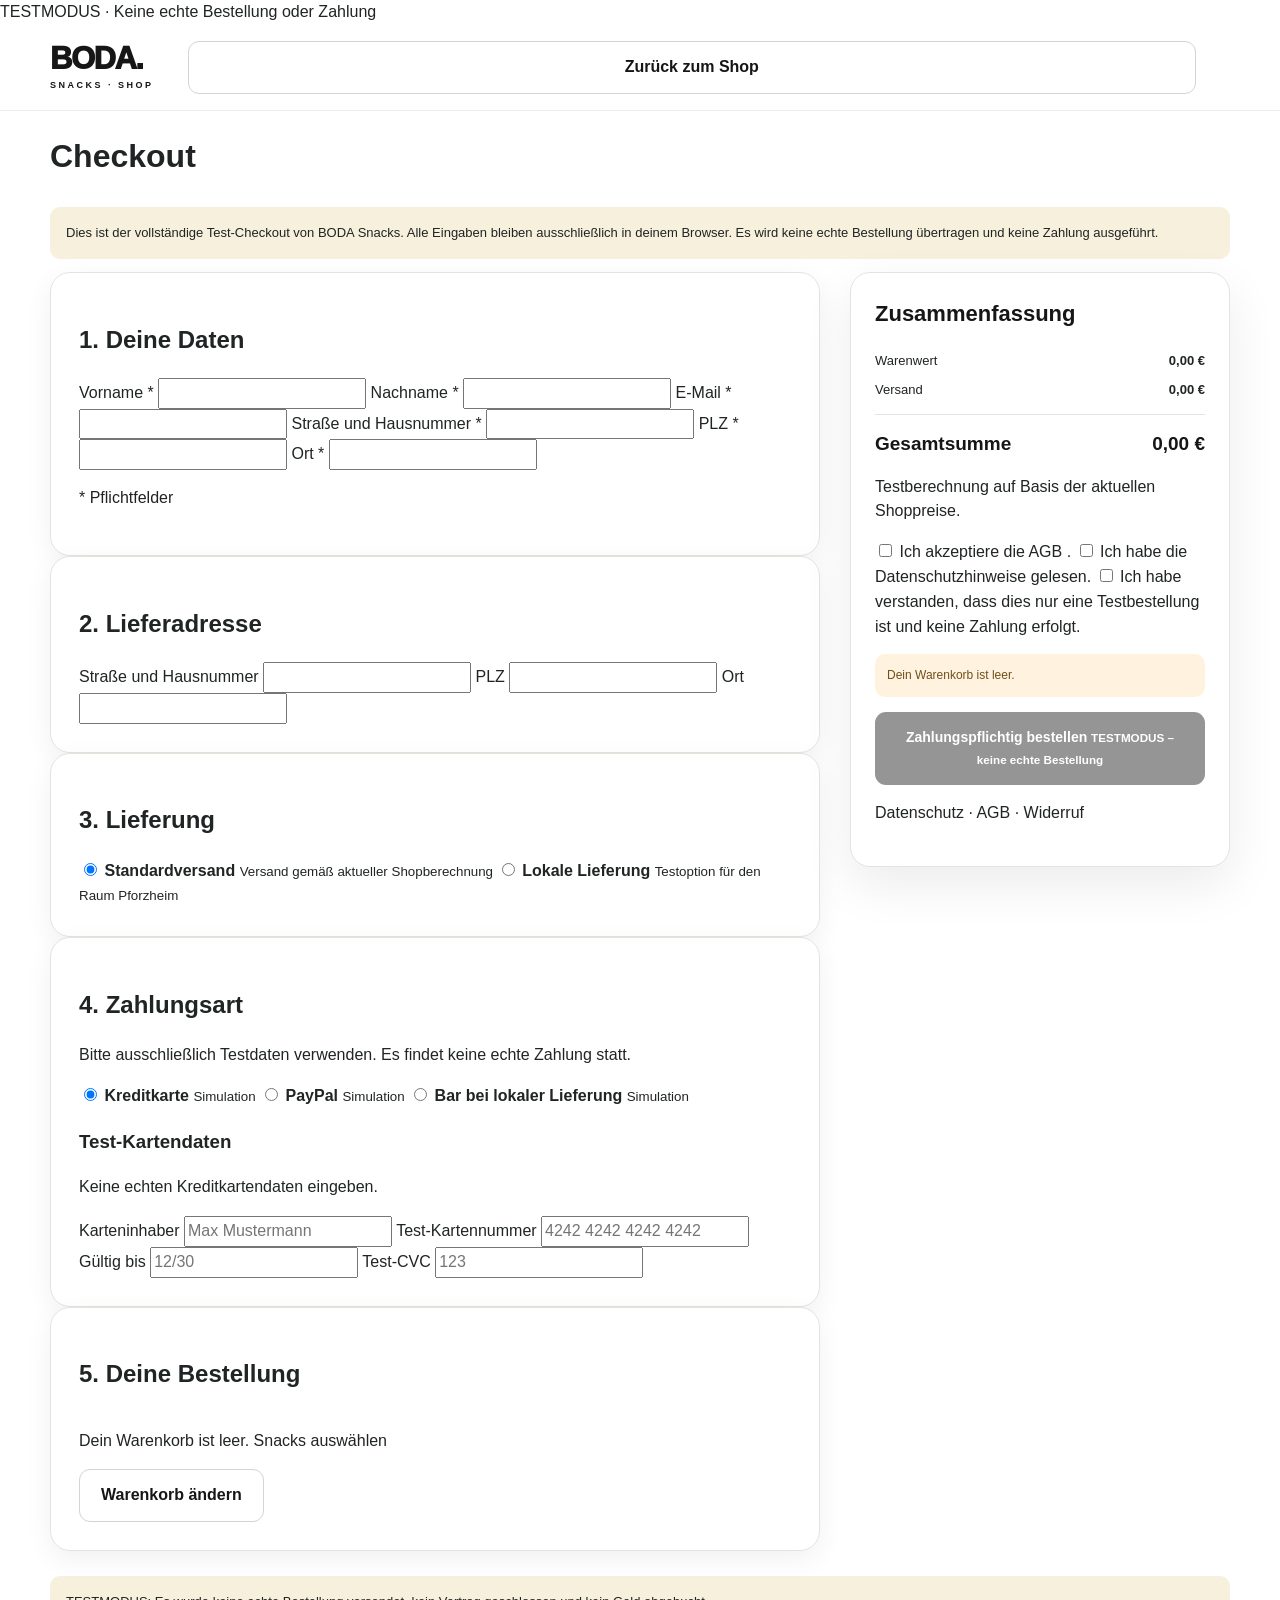
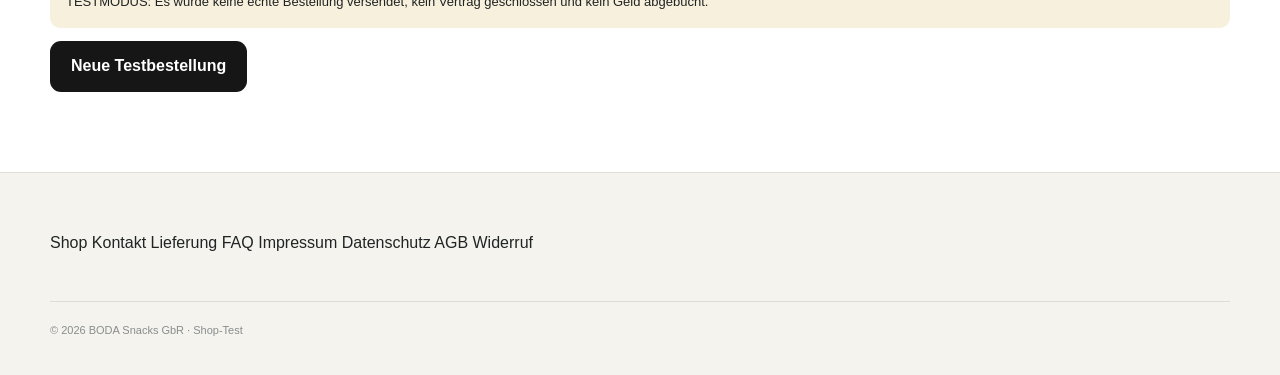
<file: checkout.html>
<!DOCTYPE html>
<html lang="de">

<head>
    <meta charset="UTF-8">

    <meta
        name="viewport"
        content="width=device-width, initial-scale=1.0"
    >

    <meta name="robots" content="noindex, nofollow">

    <meta
        name="description"
        content="BODA Snacks Test-Checkout."
    >

    <title>Checkout Test | BODA Snacks</title>

    <link
        rel="stylesheet"
        href="css/style.css?v=20260911"
    >
</head>

<body>

<a class="skip-link" href="#mainContent">
    Zum Inhalt
</a>


<!-- TESTHINWEIS -->

<div class="demo-note">
    TESTMODUS · Keine echte Bestellung oder Zahlung
</div>


<!-- HEADER -->

<header class="site-header">

    <div class="container header-row legal-header">

        <a
            class="logo"
            href="index.html"
            aria-label="BODA Snacks Startseite"
        >
            BODA<span>.</span>

            <small>
                SNACKS · SHOP
            </small>
        </a>

        <a
            href="index.html"
            class="btn btn-secondary"
        >
            Zurück zum Shop
        </a>

    </div>

</header>


<main
    id="mainContent"
    class="service-page container"
>

    <h1>Checkout</h1>

    <p class="notice">
        Dies ist der vollständige Test-Checkout von BODA Snacks.
        Alle Eingaben bleiben ausschließlich in deinem Browser.
        Es wird keine echte Bestellung übertragen und keine Zahlung ausgeführt.
    </p>


    <div class="checkout-grid">


        <!-- LINKE SEITE -->

        <div>


            <!-- KONTAKTDATEN -->

            <section class="checkout-card">

                <h2>1. Deine Daten</h2>

                <div class="checkout-form-grid">

                    <label>
    Vorname *
    <input
        type="text"
        id="firstName"
        autocomplete="given-name"
        required
    >
</label>

<label>
    Nachname *
    <input
        type="text"
        id="lastName"
        autocomplete="family-name"
        required
    >
</label>

<label>
    E-Mail *
    <input
        type="email"
        id="email"
        autocomplete="email"
        required
    >
</label>

<label class="checkout-full">
    Straße und Hausnummer *
    <input
        type="text"
        id="street"
        autocomplete="street-address"
        required
    >
</label>

<label>
    PLZ *
    <input
        type="text"
        id="zip"
        inputmode="numeric"
        autocomplete="postal-code"
        required
    >
</label>

<label>
    Ort *
    <input
        type="text"
        id="city"
        autocomplete="address-level2"
        required
    >
</label>
    <p class="required-note checkout-full">
    * Pflichtfelder
</p>
                </div>

            </section>


            <!-- ADRESSE -->

            <section class="checkout-card">

                <h2>2. Lieferadresse</h2>

                <div class="checkout-form-grid">

                    <label class="checkout-full">
                        Straße und Hausnummer
                        <input
                            type="text"
                            id="street"
                            autocomplete="street-address"
                            required
                        >
                    </label>

                    <label>
                        PLZ
                        <input
                            type="text"
                            id="zip"
                            inputmode="numeric"
                            autocomplete="postal-code"
                            required
                        >
                    </label>

                    <label>
                        Ort
                        <input
                            type="text"
                            id="city"
                            autocomplete="address-level2"
                            required
                        >
                    </label>

                </div>

            </section>


            <!-- LIEFERUNG -->

            <section class="checkout-card">

                <h2>3. Lieferung</h2>

                <div class="checkout-options">

                    <label class="checkout-option">

                        <input
                            type="radio"
                            name="delivery"
                            value="standard"
                            checked
                        >

                        <span>
                            <strong>Standardversand</strong>
                            <small>
                                Versand gemäß aktueller Shopberechnung
                            </small>
                        </span>

                    </label>


                    <label class="checkout-option">

                        <input
                            type="radio"
                            name="delivery"
                            value="local"
                        >

                        <span>
                            <strong>Lokale Lieferung</strong>
                            <small>
                                Testoption für den Raum Pforzheim
                            </small>
                        </span>

                    </label>

                </div>

            </section>


            <!-- ZAHLUNG -->

            <section class="checkout-card">

                <h2>4. Zahlungsart</h2>

                <p class="checkout-test-warning">
                    Bitte ausschließlich Testdaten verwenden.
                    Es findet keine echte Zahlung statt.
                </p>

                <div class="checkout-options">

                    <label class="checkout-option">

                        <input
                            type="radio"
                            name="payment"
                            value="card"
                            checked
                        >

                        <span>
                            <strong>Kreditkarte</strong>
                            <small>Simulation</small>
                        </span>

                    </label>


                    <label class="checkout-option">

                        <input
                            type="radio"
                            name="payment"
                            value="paypal"
                        >

                        <span>
                            <strong>PayPal</strong>
                            <small>Simulation</small>
                        </span>

                    </label>


                    <label class="checkout-option">

                        <input
                            type="radio"
                            name="payment"
                            value="cash"
                        >

                        <span>
                            <strong>Bar bei lokaler Lieferung</strong>
                            <small>Simulation</small>
                        </span>

                    </label>

                </div>


                <!-- KARTENDATEN TEST -->

                <div id="cardFields">

                    <h3>Test-Kartendaten</h3>

                    <p>
                        Keine echten Kreditkartendaten eingeben.
                    </p>

                    <div class="checkout-form-grid">

                        <label class="checkout-full">
                            Karteninhaber
                            <input
                                type="text"
                                id="cardName"
                                placeholder="Max Mustermann"
                            >
                        </label>

                        <label class="checkout-full">
                            Test-Kartennummer
                            <input
                                type="text"
                                id="cardNumber"
                                inputmode="numeric"
                                maxlength="19"
                                placeholder="4242 4242 4242 4242"
                            >
                        </label>

                        <label>
                            Gültig bis
                            <input
                                type="text"
                                id="cardExpiry"
                                maxlength="5"
                                placeholder="12/30"
                            >
                        </label>

                        <label>
                            Test-CVC
                            <input
                                type="text"
                                id="cardCvc"
                                inputmode="numeric"
                                maxlength="3"
                                placeholder="123"
                            >
                        </label>

                    </div>

                </div>


                <!-- PAYPAL TEST -->

                <div
                    id="paypalInfo"
                    class="payment-test-info"
                    hidden
                >
                    <strong>PayPal-Test</strong>

                    <p>
                        Im späteren Live-Shop würde hier die Weiterleitung
                        zu PayPal erfolgen.
                    </p>
                </div>


                <!-- BARZAHLUNG TEST -->

                <div
                    id="cashInfo"
                    class="payment-test-info"
                    hidden
                >
                    <strong>Barzahlung-Test</strong>

                    <p>
                        Zahlung würde bei einer lokalen Lieferung erfolgen.
                    </p>
                </div>

            </section>


            <!-- ARTIKEL -->

            <section class="checkout-card">

                <h2>5. Deine Bestellung</h2>

                <div
                    id="checkoutItems"
                    class="checkout-items"
                ></div>

                <a
                    class="btn btn-secondary"
                    href="index.html"
                >
                    Warenkorb ändern
                </a>

            </section>

        </div>


        <!-- RECHTE SEITE -->

        <aside class="checkout-summary-card">

            <h2>Zusammenfassung</h2>

            <div class="checkout-totals">

                <div>
                    <span>Warenwert</span>
                    <strong id="checkoutSubtotal">–</strong>
                </div>

                <div>
                    <span>Versand</span>
                    <strong id="checkoutShipping">–</strong>
                </div>

                <div class="grand-total">
                    <span>Gesamtsumme</span>
                    <strong id="checkoutTotal">–</strong>
                </div>

            </div>


            <p id="depositNote"></p>


            <form id="demoCheckoutForm">


                <label class="demo-consent">

                    <input
                        type="checkbox"
                        id="terms"
                        required
                    >

                    Ich akzeptiere die
                    <a href="AGB.html" target="_blank">
                        AGB
                    </a>.

                </label>


                <label class="demo-consent">

                    <input
                        type="checkbox"
                        id="privacy"
                        required
                    >

                    Ich habe die
                    <a href="Datenschutz.html" target="_blank">
                        Datenschutzhinweise
                    </a>
                    gelesen.

                </label>


                <label class="demo-consent">

                    <input
                        type="checkbox"
                        id="demoConsent"
                        required
                    >

                    Ich habe verstanden, dass dies nur eine
                    Testbestellung ist und keine Zahlung erfolgt.

                </label>


                <p
                    id="checkoutWarning"
                    class="checkout-warning"
                    role="status"
                    aria-live="polite"
                ></p>


                <button
                    class="checkout-order-button"
                    id="placeOrderButton"
                    type="submit"
                    disabled
                >
                    Zahlungspflichtig bestellen
                    <small>
                        TESTMODUS – keine echte Bestellung
                    </small>
                </button>

            </form>


            <p class="checkout-legal-links">

                <a href="Datenschutz.html">
                    Datenschutz
                </a>

                ·

                <a href="AGB.html">
                    AGB
                </a>

                ·

                <a href="Widerruf.html">
                    Widerruf
                </a>

            </p>

        </aside>

    </div>


    <!-- BESTELLBESTÄTIGUNG -->

   <section
    id="orderConfirmation"
    class="checkout-card order-confirmation"
    tabindex="-1"
    hidden
>

    <div class="confirmation-header">

        <div class="order-success-icon">
            🎉
        </div>

        <div>
            <h2>
                Vielen Dank für deine Bestellung!
            </h2>

            <p>
                Deine Testbestellung wurde erfolgreich erfasst.
            </p>
        </div>

    </div>


    <div class="order-number-box">

        <span>
            TEST-BESTELLNUMMER
        </span>

        <strong id="orderNumber">
            –
        </strong>

    </div>


    <div class="confirmation-grid">

        <div class="confirmation-box">

            <h3>Kunde</h3>

            <p id="confirmationCustomer"></p>

        </div>


        <div class="confirmation-box">

            <h3>Lieferadresse</h3>

            <p id="confirmationAddress"></p>

        </div>


        <div class="confirmation-box">

            <h3>Zahlungsart</h3>

            <p id="confirmationPayment"></p>

        </div>


        <div class="confirmation-box">

            <h3>Gesamtsumme</h3>

            <p class="confirmation-total">
                <strong id="confirmationTotal"></strong>
            </p>

        </div>

    </div>


    <div class="confirmation-items-box">

        <h3>Bestellte Artikel</h3>

        <div id="confirmationItems"></div>

    </div>


    <section class="order-thankyou">

        <p>
            Wir haben deine Bestellung erhalten und kümmern uns
            schnellstmöglich darum.
        </p>

        <p>
            Sobald es Neuigkeiten zu deiner Bestellung gibt,
            halten wir dich über den weiteren Ablauf auf dem Laufenden.
        </p>

        <p>
            Falls du Fragen zu deiner Bestellung hast,
            erreichst du uns gerne unter:
        </p>

        <p class="order-contact">

            <strong>E-Mail:</strong>
            <a href="mailto:kontakt@boda-snacks.de">
                kontakt@boda-snacks.de
            </a>

            <br>

            <strong>Telefon:</strong>
            <a href="tel:+49XXXXXXXXXX">
                +49 XX XXXXXXXX
            </a>

        </p>

        <p>
            Vielen Dank für dein Vertrauen in BODA Snacks.
        </p>

        <p class="order-slogan">
            Du hast den Hunger, wir die Snacks.
        </p>

    </section>


    <p class="notice order-test-note">

        <strong>TESTMODUS:</strong>

        Es wurde keine echte Bestellung versendet,
        kein Vertrag geschlossen und kein Geld abgebucht.

    </p>


    <button
        type="button"
        class="btn btn-primary"
        id="newTestOrder"
    >
        Neue Testbestellung
    </button>

</section>

        <p class="notice">
            TESTMODUS: Es wurde keine echte Bestellung versendet,
            kein Vertrag geschlossen und kein Geld abgebucht.
        </p>


        <button
            type="button"
            class="btn btn-primary"
            id="newTestOrder"
        >
            Neue Testbestellung
        </button>

    </section>


    <noscript>

        <p>
            Für den Checkout wird JavaScript benötigt.
        </p>

    </noscript>

</main>


<footer>

    <div class="container">

        <nav
            class="service-links"
            aria-label="Service und Rechtliches"
        >
            <a href="index.html">Shop</a>
            <a href="Kontakt.html">Kontakt</a>
            <a href="Lieferung.html">Lieferung</a>
            <a href="FAQ.html">FAQ</a>

            <a href="Impressum.html">Impressum</a>
            <a href="Datenschutz.html">Datenschutz</a>
            <a href="AGB.html">AGB</a>
            <a href="Widerruf.html">Widerruf</a>
        </nav>

        <p class="copyright">
            © 2026 BODA Snacks GbR · Shop-Test
        </p>

    </div>

</footer>


<script src="js/products.js"></script>
<script src="js/core.js"></script>
<script src="js/checkout.js?v=20260911-2"></script>

</body>
</html>
</file>
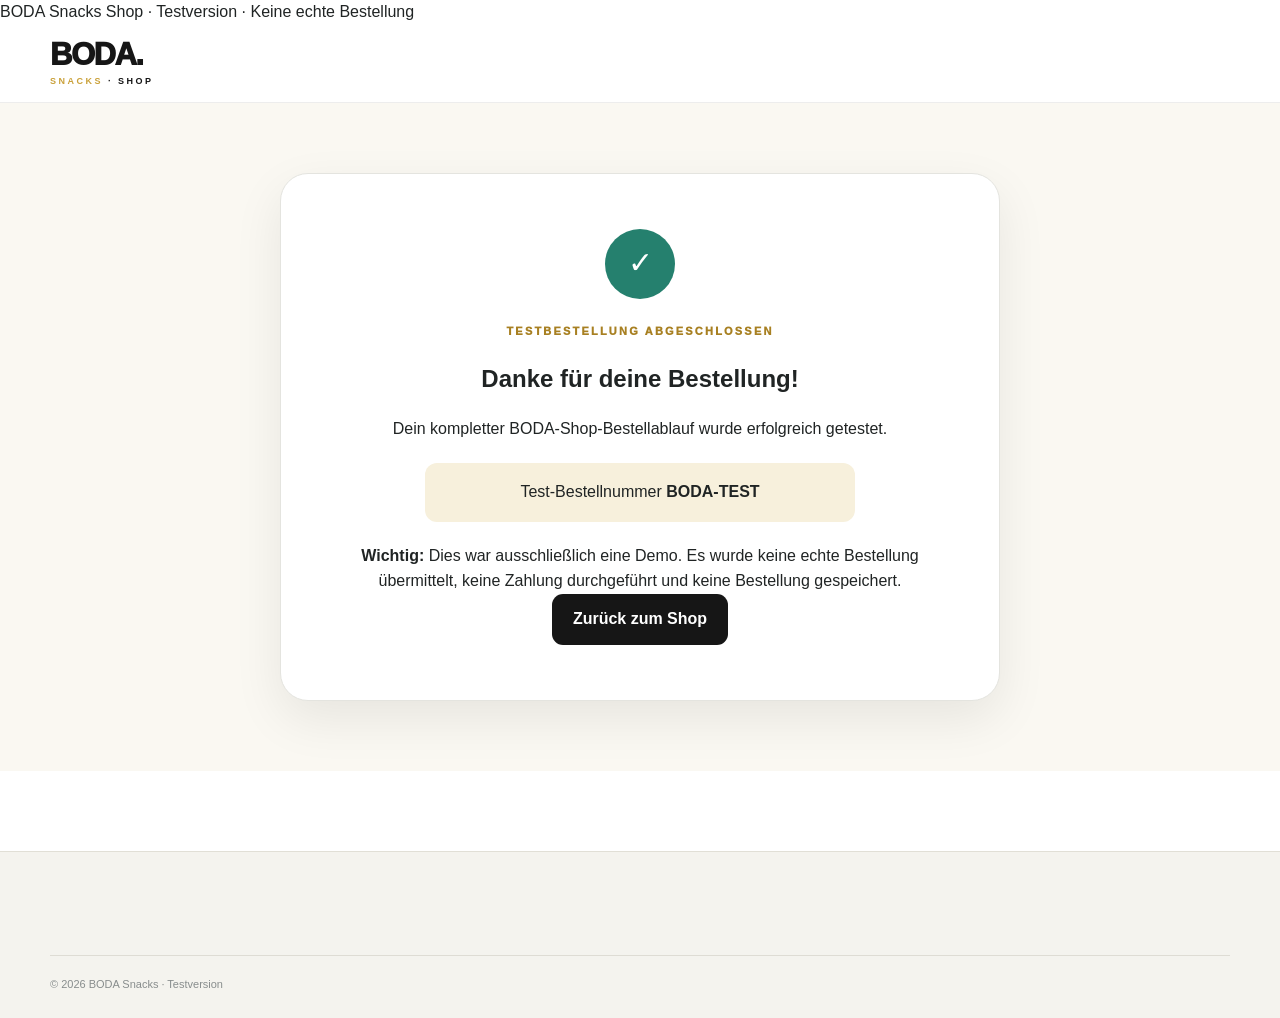
<file: danke.html>
<!DOCTYPE html>
<html lang="de">

<head>
    <meta charset="UTF-8">

    <meta
        name="viewport"
        content="width=device-width, initial-scale=1.0"
    >

    <meta
        name="description"
        content="BODA Snacks – Testbestellung abgeschlossen."
    >

    <title>Vielen Dank | BODA Snacks</title>

    <link
        rel="stylesheet"
        href="css/style.css"
    >
</head>


<body>


<!-- =========================================================
     TESTHINWEIS
========================================================= -->

<div class="demo-note">
    BODA Snacks Shop · Testversion · Keine echte Bestellung
</div>



<!-- =========================================================
     HEADER
========================================================= -->

<header class="site-header">

    <div class="container header-row thankyou-header">

        <a
            href="index.html"
            class="logo"
            aria-label="BODA Snacks Shop Startseite"
        >
            BODA<span>.</span>

            <small>
    <span class="logo-snacks">SNACKS</span> · SHOP
</small>
        </a>

    </div>

</header>



<!-- =========================================================
     BESTÄTIGUNG
========================================================= -->

<main class="thankyou-page">

    <div class="container">


        <section class="thankyou-box">


            <div class="thankyou-icon">
                ✓
            </div>


            <div class="eyebrow">
                TESTBESTELLUNG ABGESCHLOSSEN
            </div>


            <h1>
                Danke für deine Bestellung!
            </h1>


            <p class="thankyou-lead">
                Dein kompletter BODA-Shop-Bestellablauf
                wurde erfolgreich getestet.
            </p>



            <div class="order-number-box">

                <span>
                    Test-Bestellnummer
                </span>

                <strong id="orderNumber">
                    Wird geladen …
                </strong>

            </div>



            <div class="demo-warning">

                <strong>
                    Wichtig:
                </strong>

                Dies war ausschließlich eine Demo.
                Es wurde keine echte Bestellung übermittelt,
                keine Zahlung durchgeführt
                und keine Bestellung gespeichert.

            </div>



            <div class="thankyou-actions">

                <a
                    href="index.html"
                    class="btn btn-primary"
                >
                    Zurück zum Shop
                </a>

            </div>


        </section>


    </div>

</main>



<!-- =========================================================
     FOOTER
========================================================= -->

<footer>

    <div class="container">

        <div class="copyright">
            © 2026 BODA Snacks · Testversion
        </div>

    </div>

</footer>



<!-- =========================================================
     BESTELLNUMMER LADEN
========================================================= -->

<script>

document.addEventListener(
    "DOMContentLoaded",
    () => {

        const orderNumber =
            sessionStorage.getItem(
                "bodaDemoOrderNumber"
            );


        const orderNumberElement =
            document.getElementById(
                "orderNumber"
            );


        if (orderNumber) {

            orderNumberElement.textContent =
                orderNumber;

        } else {

            orderNumberElement.textContent =
                "BODA-TEST";

        }

    }
);

</script>


</body>

</html>
</file>
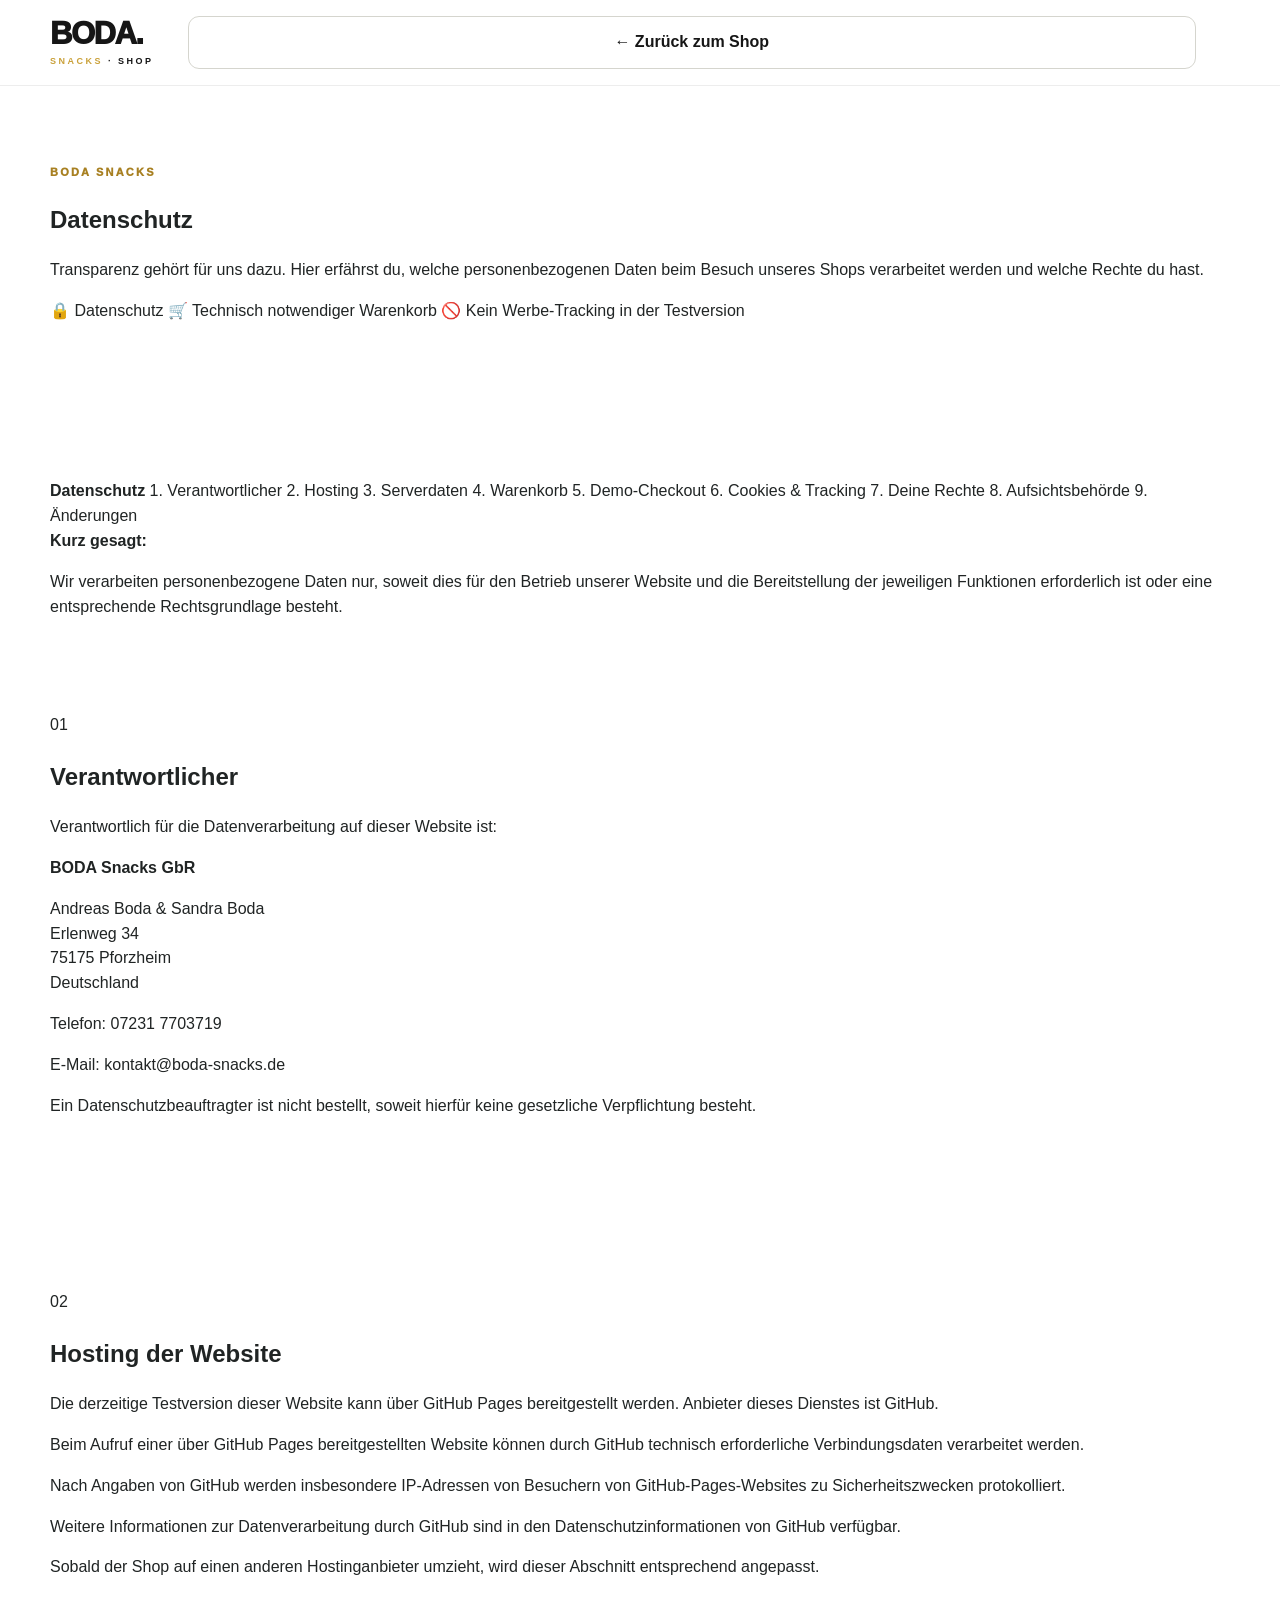
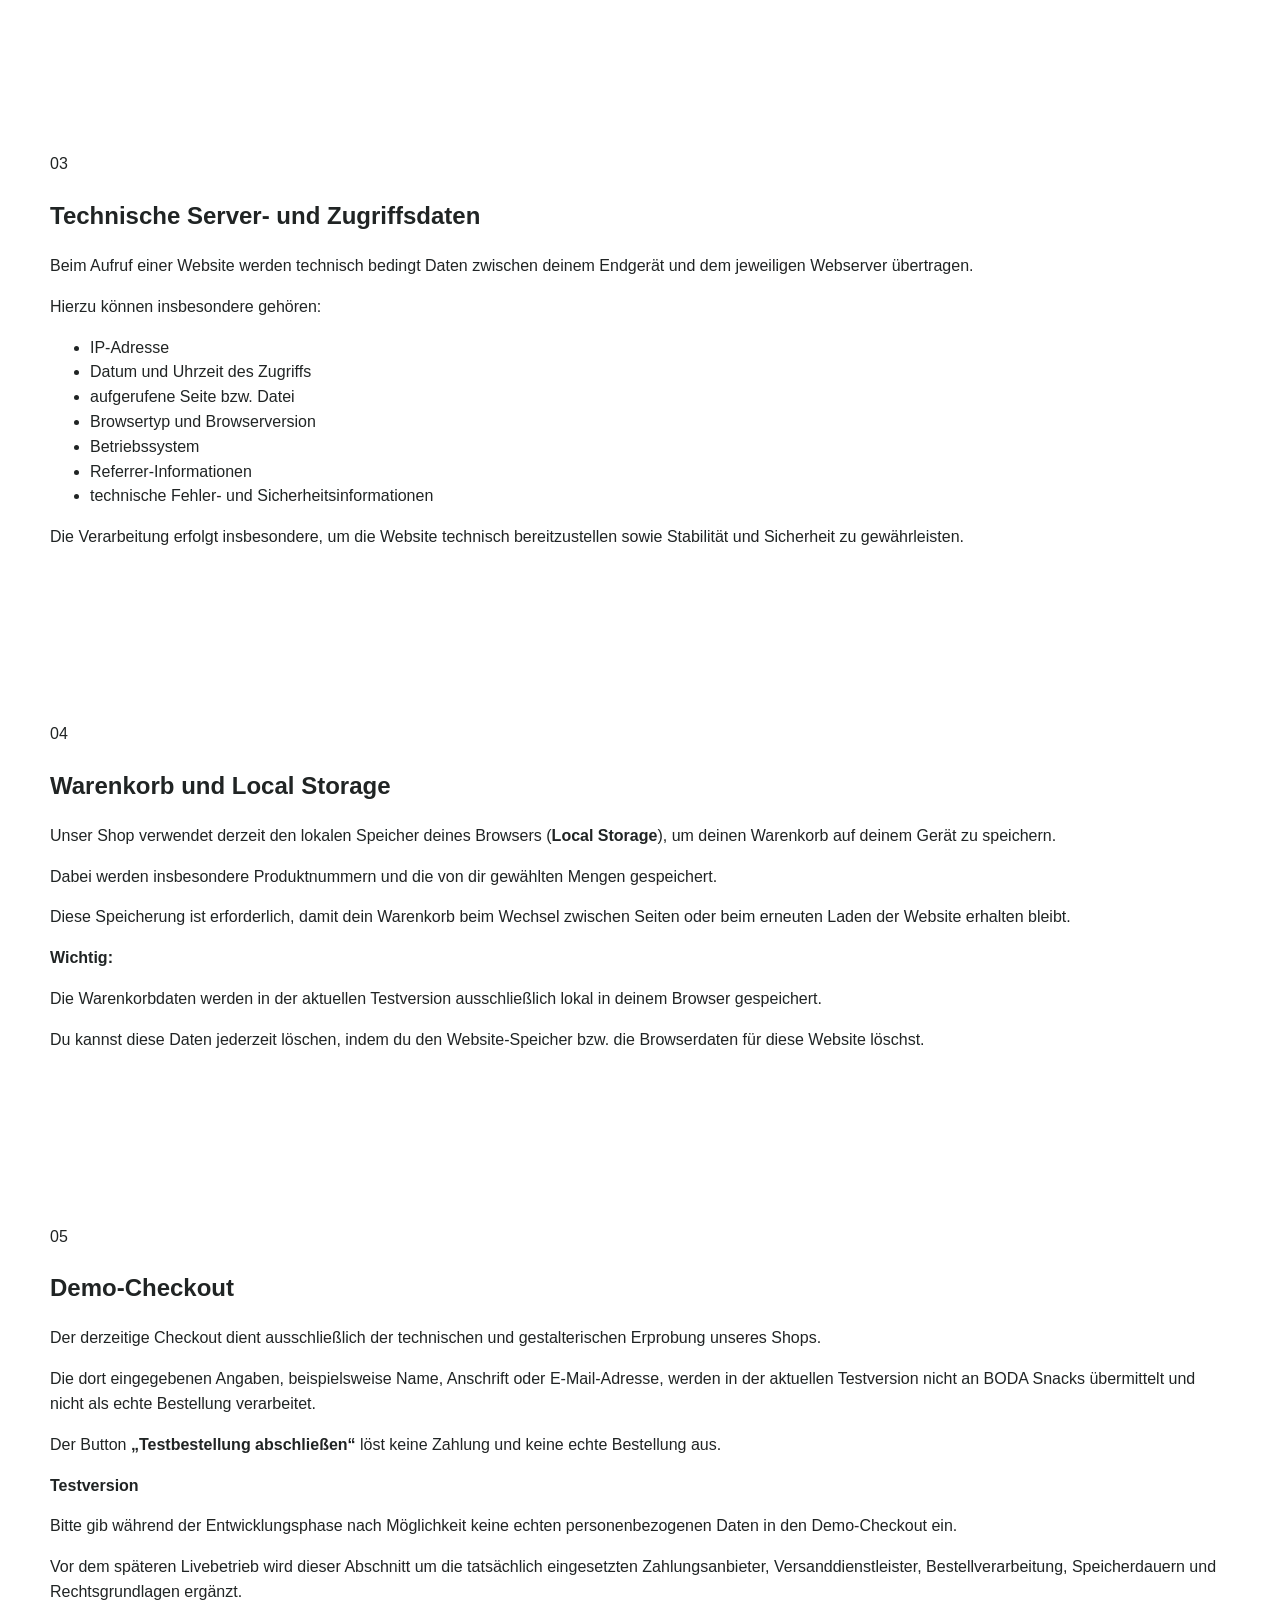
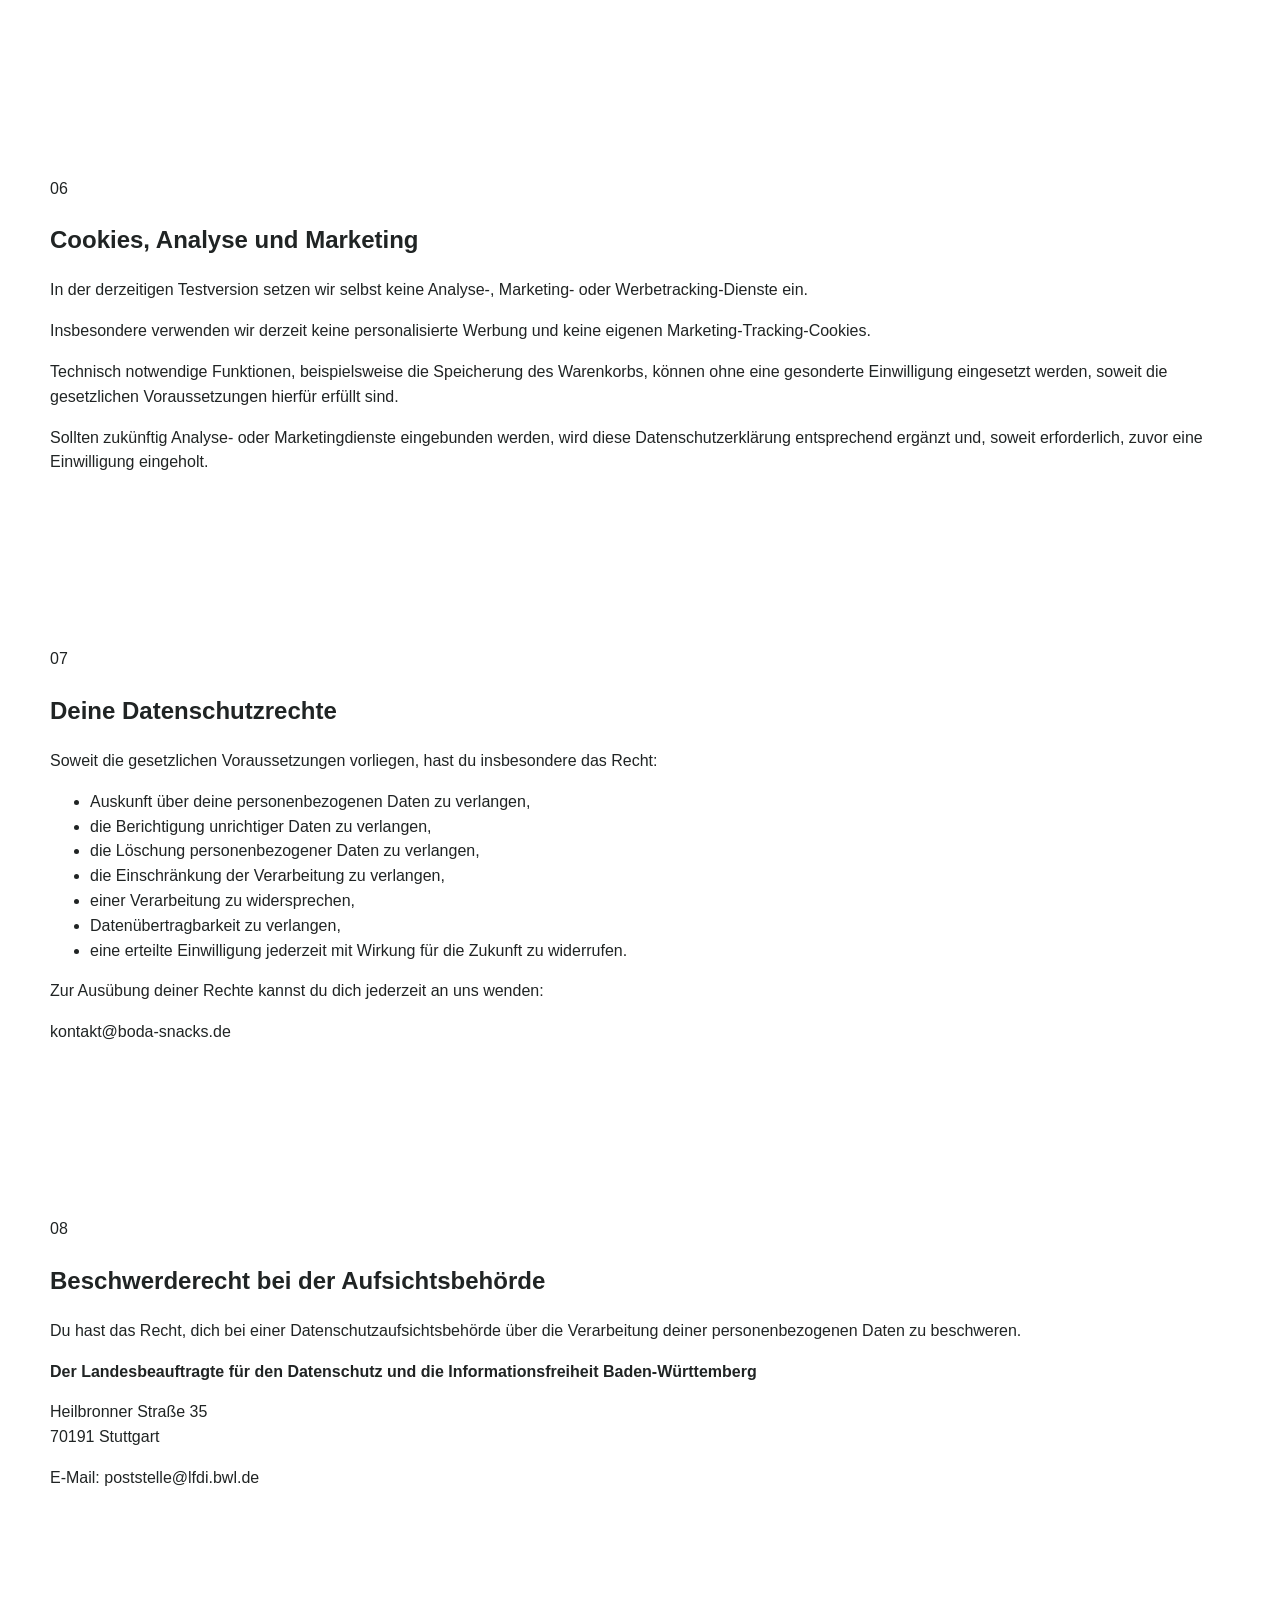
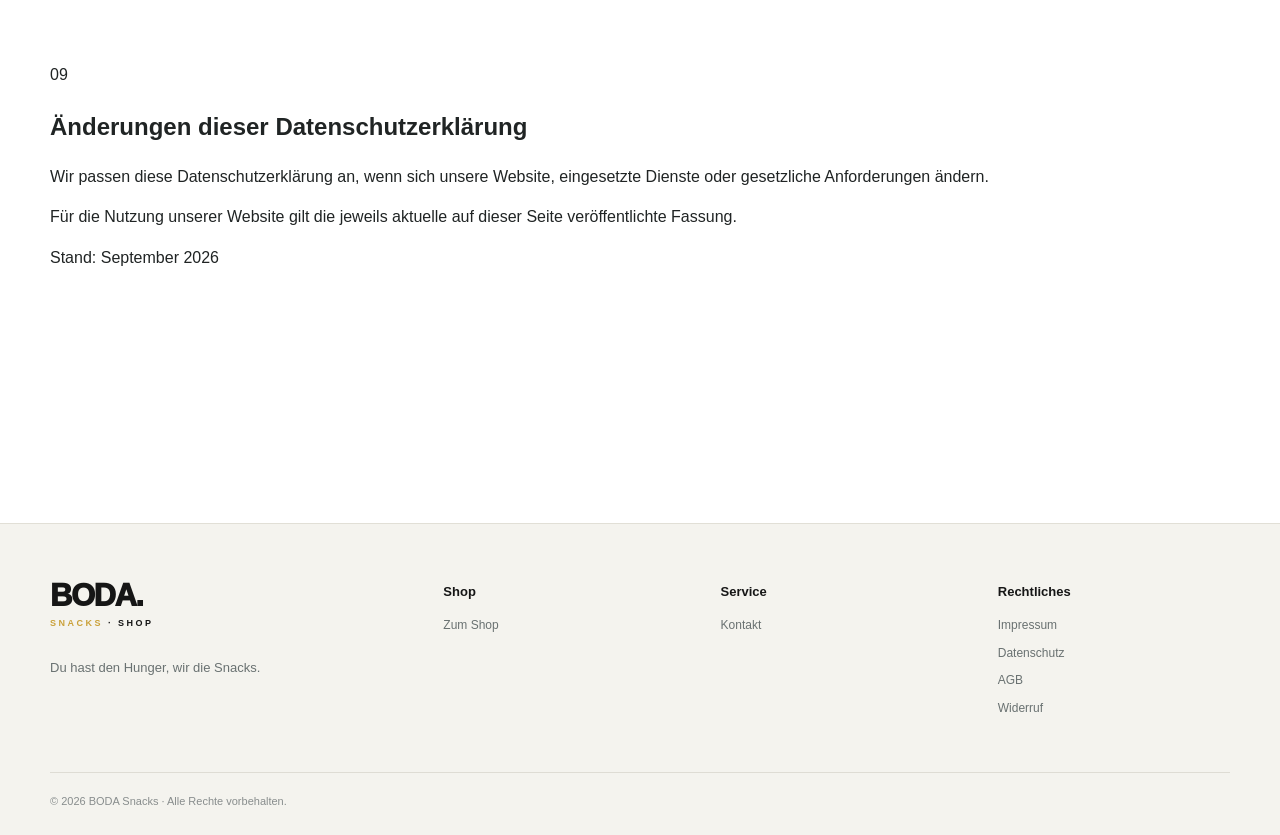
<file: Datenschutz.html>
<!DOCTYPE html>
<html lang="de">

<head>
    <meta charset="UTF-8">

    <meta
        name="viewport"
        content="width=device-width, initial-scale=1.0"
    >

    <meta
        name="description"
        content="Datenschutzerklärung des BODA Snacks Online-Shops."
    >

    <title>Datenschutz | BODA Snacks</title>

    <link
        rel="stylesheet"
        href="css/style.css"
    >
</head>


<body>


<!-- =========================================================
     HEADER
========================================================= -->

<header class="site-header">

    <div class="container header-row legal-header">

        <a
            href="index.html"
            class="logo"
            aria-label="BODA Snacks Shop Startseite"
        >
            BODA<span>.</span>

            <small>
                <span class="logo-snacks">SNACKS</span> · SHOP
            </small>
        </a>


        <a
            href="index.html"
            class="btn btn-secondary"
        >
            ← Zurück zum Shop
        </a>

    </div>

</header>



<!-- =========================================================
     DATENSCHUTZ
========================================================= -->

<main class="legal-page">


    <!-- =====================================================
         HERO
    ====================================================== -->

    <section class="legal-hero">

        <div class="container legal-hero-inner">

            <div class="eyebrow">
                BODA SNACKS
            </div>


            <h1>
                Datenschutz
            </h1>


            <p>
                Transparenz gehört für uns dazu.
                Hier erfährst du, welche personenbezogenen Daten
                beim Besuch unseres Shops verarbeitet werden
                und welche Rechte du hast.
            </p>


            <div class="legal-status">

                <span>
                    🔒 Datenschutz
                </span>

                <span>
                    🛒 Technisch notwendiger Warenkorb
                </span>

                <span>
                    🚫 Kein Werbe-Tracking in der Testversion
                </span>

            </div>

        </div>

    </section>



    <!-- =====================================================
         INHALT
    ====================================================== -->

    <section class="legal-content">

        <div class="container legal-grid">


            <!-- =============================================
                 SEITENNAVIGATION
            ============================================== -->

            <aside class="legal-navigation">

                <strong>
                    Datenschutz
                </strong>

                <a href="#verantwortlicher">
                    1. Verantwortlicher
                </a>

                <a href="#hosting">
                    2. Hosting
                </a>

                <a href="#serverdaten">
                    3. Serverdaten
                </a>

                <a href="#localstorage">
                    4. Warenkorb
                </a>

                <a href="#checkout">
                    5. Demo-Checkout
                </a>

                <a href="#cookies">
                    6. Cookies & Tracking
                </a>

                <a href="#rechte">
                    7. Deine Rechte
                </a>

                <a href="#aufsicht">
                    8. Aufsichtsbehörde
                </a>

                <a href="#aenderungen">
                    9. Änderungen
                </a>

            </aside>



            <!-- =============================================
                 HAUPTTEXT
            ============================================== -->

            <article class="legal-document">


                <!-- =========================================
                     EINLEITUNG
                ========================================== -->

                <div class="legal-intro">

                    <strong>
                        Kurz gesagt:
                    </strong>

                    <p>
                        Wir verarbeiten personenbezogene Daten nur,
                        soweit dies für den Betrieb unserer Website
                        und die Bereitstellung der jeweiligen Funktionen
                        erforderlich ist oder eine entsprechende
                        Rechtsgrundlage besteht.
                    </p>

                </div>



                <!-- =========================================
                     1. VERANTWORTLICHER
                ========================================== -->

                <section id="verantwortlicher">

                    <span class="legal-number">
                        01
                    </span>

                    <h2>
                        Verantwortlicher
                    </h2>

                    <p>
                        Verantwortlich für die Datenverarbeitung
                        auf dieser Website ist:
                    </p>


                 <div class="legal-contact">

    <strong>
        BODA Snacks GbR
    </strong>

    <p>
        Andreas Boda &amp; Sandra Boda<br>
        Erlenweg 34<br>
        75175 Pforzheim<br>
        Deutschland
    </p>

    <p>
        Telefon:
        <a href="tel:+4972317703719">
            07231 7703719
        </a>
    </p>

    <p>
        E-Mail:
        <a href="mailto:kontakt@boda-snacks.de">
            kontakt@boda-snacks.de
        </a>
    </p>

</div>


                    <p>
                        Ein Datenschutzbeauftragter ist nicht bestellt,
                        soweit hierfür keine gesetzliche Verpflichtung besteht.
                    </p>

                </section>



                <!-- =========================================
                     2. HOSTING
                ========================================== -->

                <section id="hosting">

                    <span class="legal-number">
                        02
                    </span>

                    <h2>
                        Hosting der Website
                    </h2>

                    <p>
                        Die derzeitige Testversion dieser Website
                        kann über GitHub Pages bereitgestellt werden.
                        Anbieter dieses Dienstes ist GitHub.
                    </p>

                    <p>
                        Beim Aufruf einer über GitHub Pages
                        bereitgestellten Website können durch GitHub
                        technisch erforderliche Verbindungsdaten
                        verarbeitet werden.
                    </p>

                    <p>
                        Nach Angaben von GitHub werden insbesondere
                        IP-Adressen von Besuchern von GitHub-Pages-Websites
                        zu Sicherheitszwecken protokolliert.
                    </p>

                    <p>
                        Weitere Informationen zur Datenverarbeitung
                        durch GitHub sind in den Datenschutzinformationen
                        von GitHub verfügbar.
                    </p>

                    <p>
                        Sobald der Shop auf einen anderen Hostinganbieter
                        umzieht, wird dieser Abschnitt entsprechend angepasst.
                    </p>

                </section>



                <!-- =========================================
                     3. SERVERDATEN
                ========================================== -->

                <section id="serverdaten">

                    <span class="legal-number">
                        03
                    </span>

                    <h2>
                        Technische Server- und Zugriffsdaten
                    </h2>

                    <p>
                        Beim Aufruf einer Website werden technisch bedingt
                        Daten zwischen deinem Endgerät und dem jeweiligen
                        Webserver übertragen.
                    </p>

                    <p>
                        Hierzu können insbesondere gehören:
                    </p>


                    <ul>

                        <li>
                            IP-Adresse
                        </li>

                        <li>
                            Datum und Uhrzeit des Zugriffs
                        </li>

                        <li>
                            aufgerufene Seite bzw. Datei
                        </li>

                        <li>
                            Browsertyp und Browserversion
                        </li>

                        <li>
                            Betriebssystem
                        </li>

                        <li>
                            Referrer-Informationen
                        </li>

                        <li>
                            technische Fehler- und Sicherheitsinformationen
                        </li>

                    </ul>


                    <p>
                        Die Verarbeitung erfolgt insbesondere,
                        um die Website technisch bereitzustellen
                        sowie Stabilität und Sicherheit zu gewährleisten.
                    </p>

                </section>



                <!-- =========================================
                     4. LOCAL STORAGE / WARENKORB
                ========================================== -->

                <section id="localstorage">

                    <span class="legal-number">
                        04
                    </span>

                    <h2>
                        Warenkorb und Local Storage
                    </h2>

                    <p>
                        Unser Shop verwendet derzeit den lokalen Speicher
                        deines Browsers
                        (<strong>Local Storage</strong>),
                        um deinen Warenkorb auf deinem Gerät zu speichern.
                    </p>

                    <p>
                        Dabei werden insbesondere Produktnummern
                        und die von dir gewählten Mengen gespeichert.
                    </p>

                    <p>
                        Diese Speicherung ist erforderlich,
                        damit dein Warenkorb beim Wechsel zwischen Seiten
                        oder beim erneuten Laden der Website erhalten bleibt.
                    </p>


                    <div class="legal-highlight">

                        <strong>
                            Wichtig:
                        </strong>

                        <p>
                            Die Warenkorbdaten werden in der aktuellen
                            Testversion ausschließlich lokal
                            in deinem Browser gespeichert.
                        </p>

                    </div>


                    <p>
                        Du kannst diese Daten jederzeit löschen,
                        indem du den Website-Speicher
                        bzw. die Browserdaten für diese Website löschst.
                    </p>

                </section>



                <!-- =========================================
                     5. DEMO CHECKOUT
                ========================================== -->

                <section id="checkout">

                    <span class="legal-number">
                        05
                    </span>

                    <h2>
                        Demo-Checkout
                    </h2>

                    <p>
                        Der derzeitige Checkout dient ausschließlich
                        der technischen und gestalterischen Erprobung
                        unseres Shops.
                    </p>

                    <p>
                        Die dort eingegebenen Angaben,
                        beispielsweise Name, Anschrift oder E-Mail-Adresse,
                        werden in der aktuellen Testversion
                        nicht an BODA Snacks übermittelt
                        und nicht als echte Bestellung verarbeitet.
                    </p>

                    <p>
                        Der Button
                        <strong>„Testbestellung abschließen“</strong>
                        löst keine Zahlung und keine echte Bestellung aus.
                    </p>


                    <div class="legal-highlight warning">

                        <strong>
                            Testversion
                        </strong>

                        <p>
                            Bitte gib während der Entwicklungsphase
                            nach Möglichkeit keine echten personenbezogenen
                            Daten in den Demo-Checkout ein.
                        </p>

                    </div>


                    <p>
                        Vor dem späteren Livebetrieb wird dieser Abschnitt
                        um die tatsächlich eingesetzten Zahlungsanbieter,
                        Versanddienstleister, Bestellverarbeitung,
                        Speicherdauern und Rechtsgrundlagen ergänzt.
                    </p>

                </section>



                <!-- =========================================
                     6. COOKIES / TRACKING
                ========================================== -->

                <section id="cookies">

                    <span class="legal-number">
                        06
                    </span>

                    <h2>
                        Cookies, Analyse und Marketing
                    </h2>

                    <p>
                        In der derzeitigen Testversion setzen wir selbst
                        keine Analyse-, Marketing- oder Werbetracking-Dienste ein.
                    </p>

                    <p>
                        Insbesondere verwenden wir derzeit keine
                        personalisierte Werbung und keine
                        eigenen Marketing-Tracking-Cookies.
                    </p>

                    <p>
                        Technisch notwendige Funktionen,
                        beispielsweise die Speicherung des Warenkorbs,
                        können ohne eine gesonderte Einwilligung eingesetzt werden,
                        soweit die gesetzlichen Voraussetzungen hierfür erfüllt sind.
                    </p>

                    <p>
                        Sollten zukünftig Analyse- oder Marketingdienste
                        eingebunden werden, wird diese Datenschutzerklärung
                        entsprechend ergänzt und,
                        soweit erforderlich,
                        zuvor eine Einwilligung eingeholt.
                    </p>

                </section>



                <!-- =========================================
                     7. RECHTE
                ========================================== -->

                <section id="rechte">

                    <span class="legal-number">
                        07
                    </span>

                    <h2>
                        Deine Datenschutzrechte
                    </h2>

                    <p>
                        Soweit die gesetzlichen Voraussetzungen vorliegen,
                        hast du insbesondere das Recht:
                    </p>


                    <ul>

                        <li>
                            Auskunft über deine personenbezogenen Daten
                            zu verlangen,
                        </li>

                        <li>
                            die Berichtigung unrichtiger Daten
                            zu verlangen,
                        </li>

                        <li>
                            die Löschung personenbezogener Daten
                            zu verlangen,
                        </li>

                        <li>
                            die Einschränkung der Verarbeitung
                            zu verlangen,
                        </li>

                        <li>
                            einer Verarbeitung zu widersprechen,
                        </li>

                        <li>
                            Datenübertragbarkeit zu verlangen,
                        </li>

                        <li>
                            eine erteilte Einwilligung
                            jederzeit mit Wirkung für die Zukunft
                            zu widerrufen.
                        </li>

                    </ul>


                    <p>
                        Zur Ausübung deiner Rechte kannst du dich
                        jederzeit an uns wenden:
                    </p>

                    <p>
                        <a
                            class="legal-mail"
                            href="mailto:kontakt@boda-snacks.de"
                        >
                            kontakt@boda-snacks.de
                        </a>
                    </p>

                </section>



                <!-- =========================================
                     8. AUFSICHT
                ========================================== -->
                
<section id="aufsicht">

    <span class="legal-number">
        08
    </span>

    <h2>
        Beschwerderecht bei der Aufsichtsbehörde
    </h2>

    <p>
        Du hast das Recht, dich bei einer Datenschutzaufsichtsbehörde
        über die Verarbeitung deiner personenbezogenen Daten zu beschweren.
    </p>

    <div class="legal-contact">

        <strong>
            Der Landesbeauftragte für den Datenschutz
            und die Informationsfreiheit Baden-Württemberg
        </strong>

        <p>
            Heilbronner Straße 35<br>
            70191 Stuttgart
        </p>

        <p>
            E-Mail:
            poststelle@lfdi.bwl.de
        </p>

    </div>

</section>



                <!-- =========================================
                     9. ÄNDERUNGEN
                ========================================== -->

                <section id="aenderungen">

                    <span class="legal-number">
                        09
                    </span>

                    <h2>
                        Änderungen dieser Datenschutzerklärung
                    </h2>

                    <p>
                        Wir passen diese Datenschutzerklärung an,
                        wenn sich unsere Website,
                        eingesetzte Dienste oder gesetzliche Anforderungen ändern.
                    </p>

                    <p>
                        Für die Nutzung unserer Website gilt die jeweils
                        aktuelle auf dieser Seite veröffentlichte Fassung.
                    </p>


                    <p class="legal-version">
                        Stand: September 2026
                    </p>

                </section>


            </article>


        </div>

    </section>


</main>



<!-- =========================================================
     FOOTER
========================================================= -->

<footer>

    <div class="container">


        <div class="footer-grid">


            <div>

                <div class="logo footer-logo">

                    BODA<span>.</span>

                    <small>
                        <span class="logo-snacks">SNACKS</span> · SHOP
                    </small>

                </div>


                <p>
                    Du hast den Hunger,
                    wir die Snacks.
                </p>

            </div>


            <div>

                <h4>
                    Shop
                </h4>

                <a href="index.html">
                    Zum Shop
                </a>

            </div>


            <div>

                <h4>
                    Service
                </h4>

                <a href="mailto:kontakt@boda-snacks.de">
                    Kontakt
                </a>

            </div>


            <div>

                <h4>
                    Rechtliches
                </h4>

                <a href="impressum.html">
                    Impressum
                </a>

                <a href="datenschutz.html">
                    Datenschutz
                </a>

                <a href="agb.html">
                    AGB
                </a>

                <a href="widerruf.html">
                    Widerruf
                </a>

            </div>


        </div>


        <div class="copyright">

            © 2026 BODA Snacks ·
            Alle Rechte vorbehalten.

        </div>


    </div>

</footer>


</body>

</html>
</file>
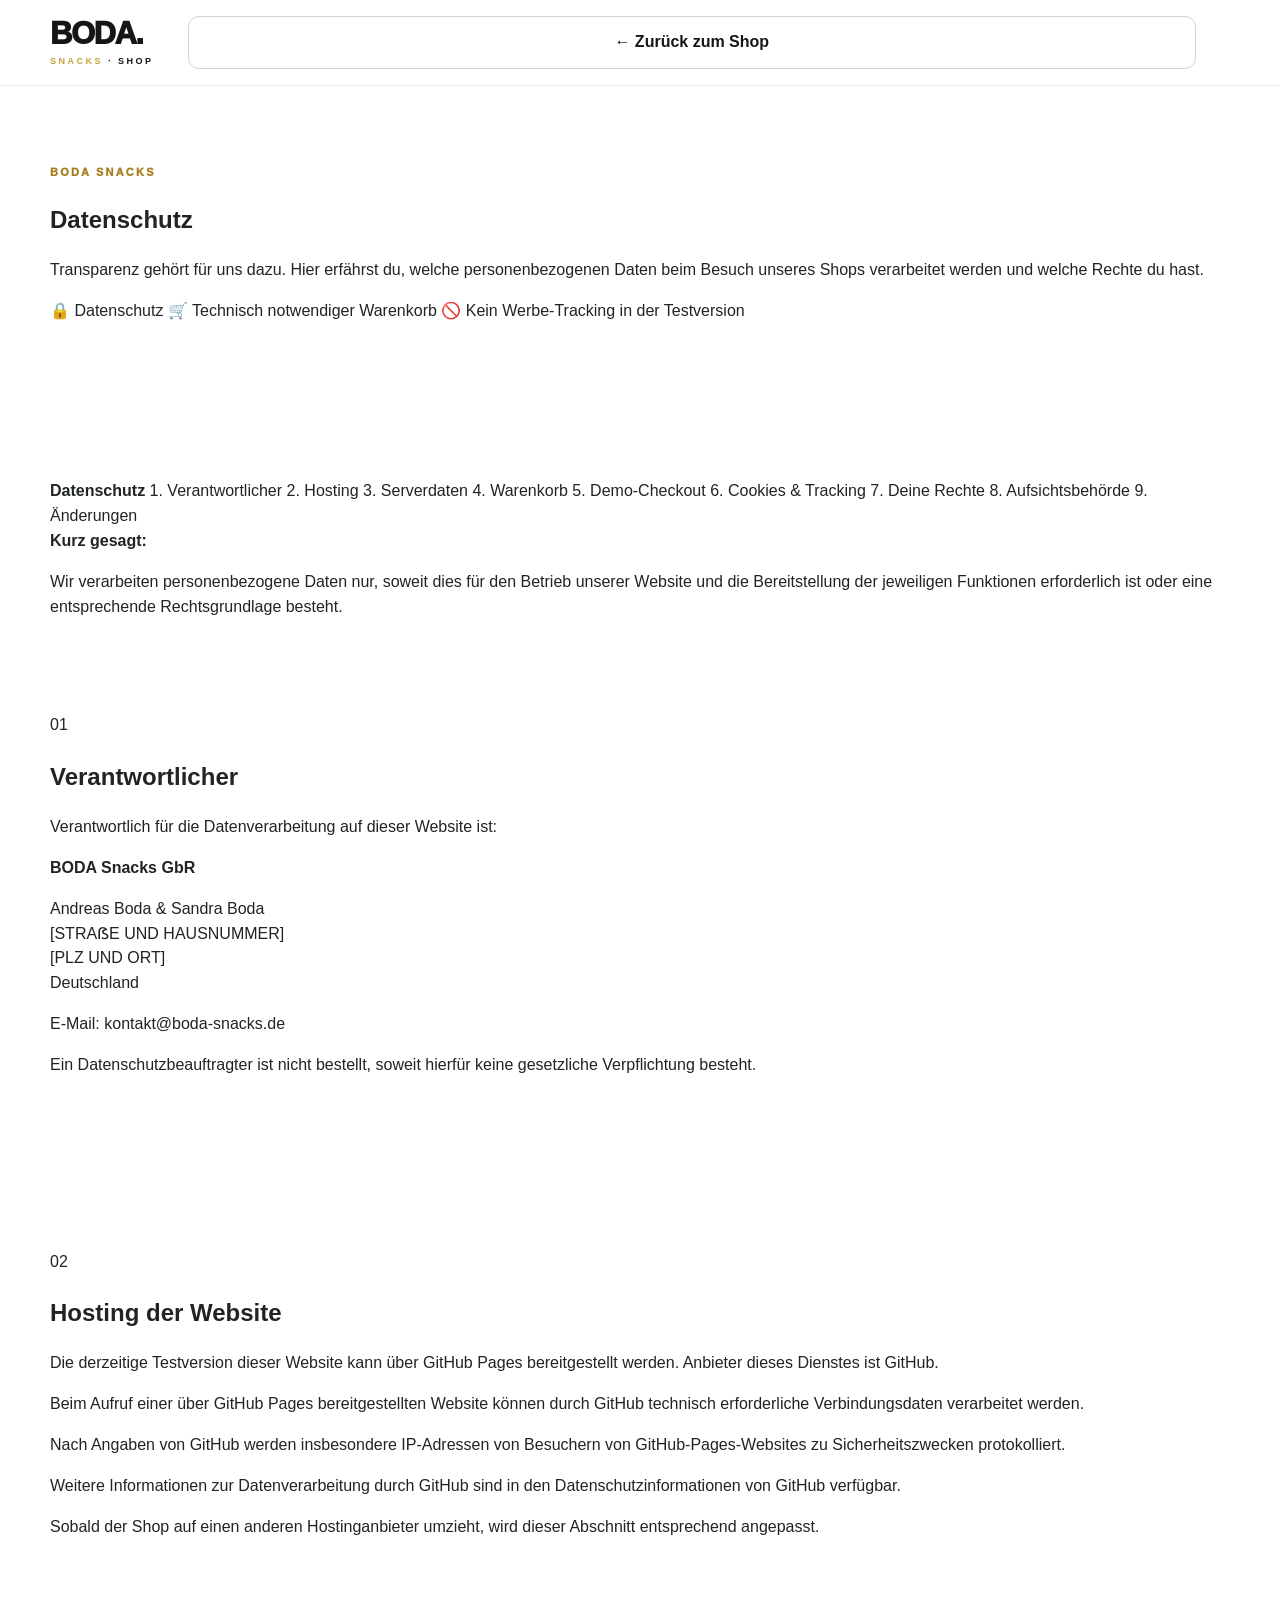
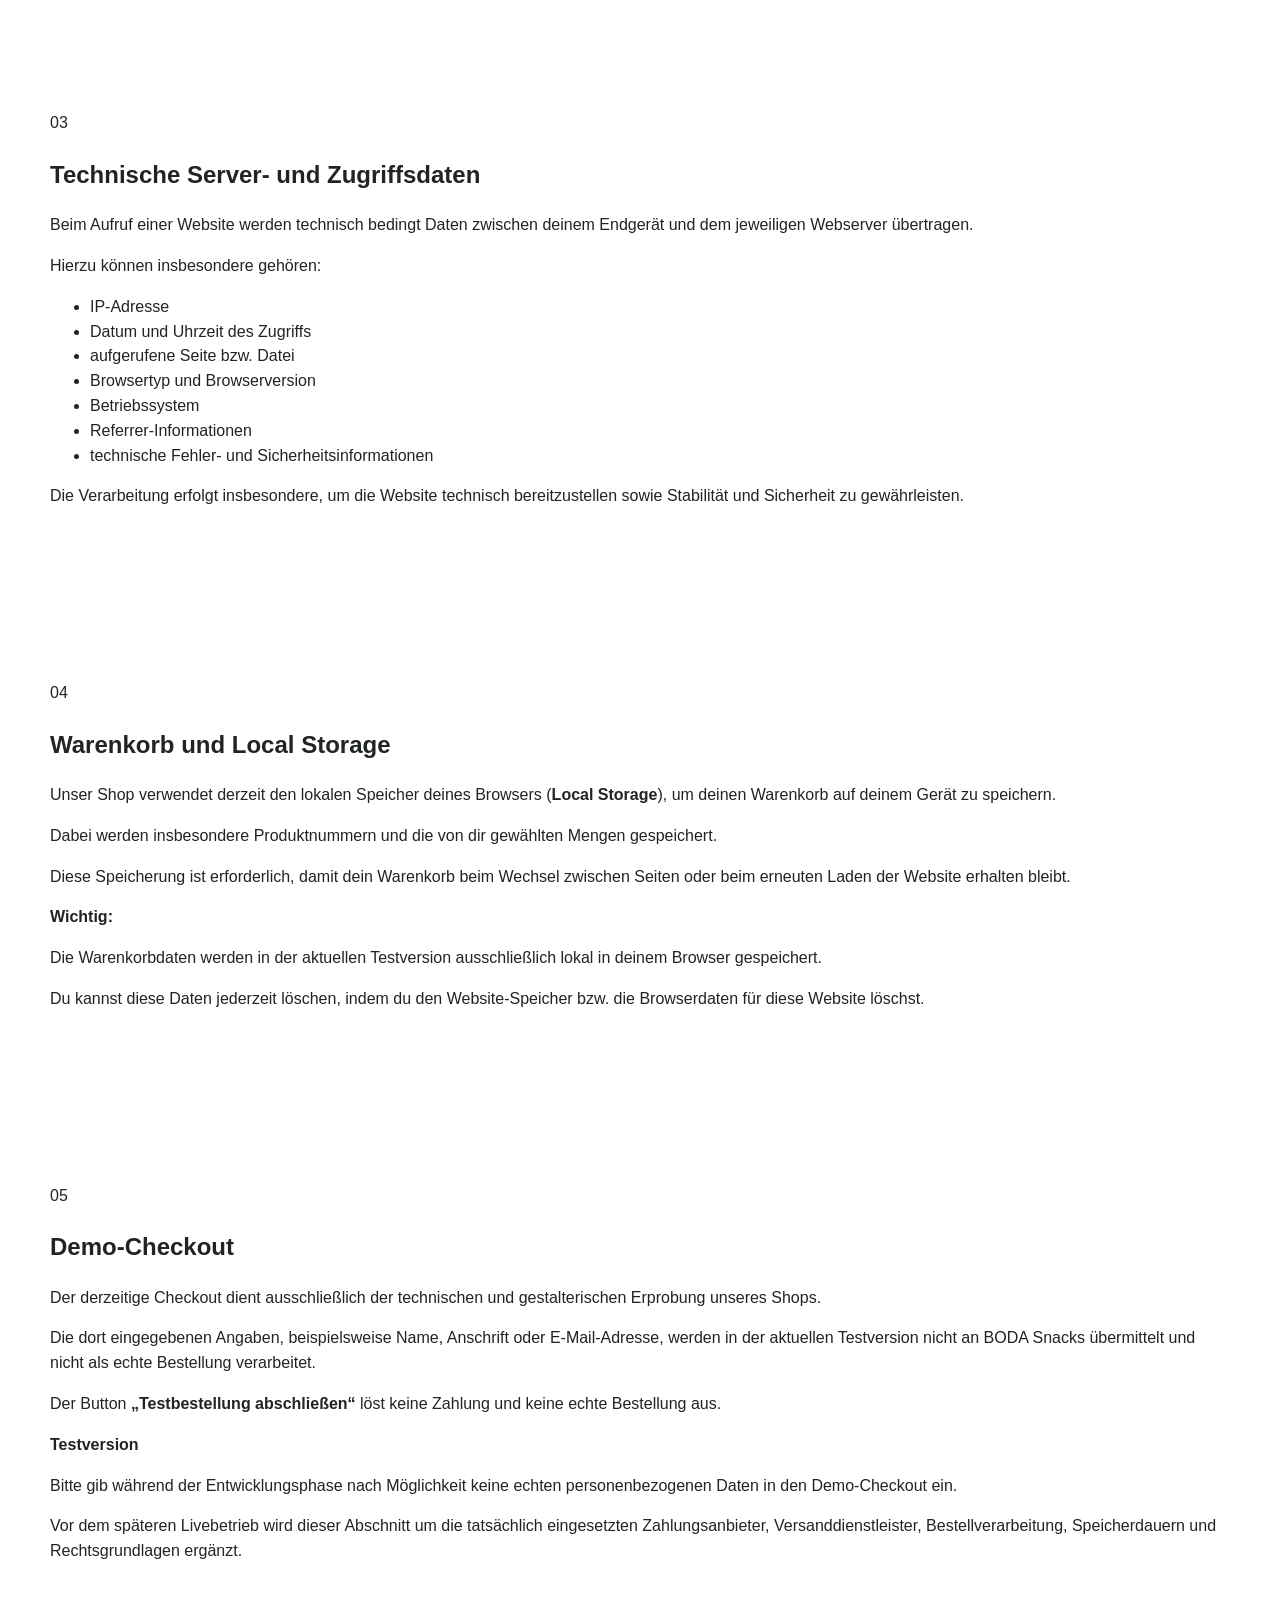
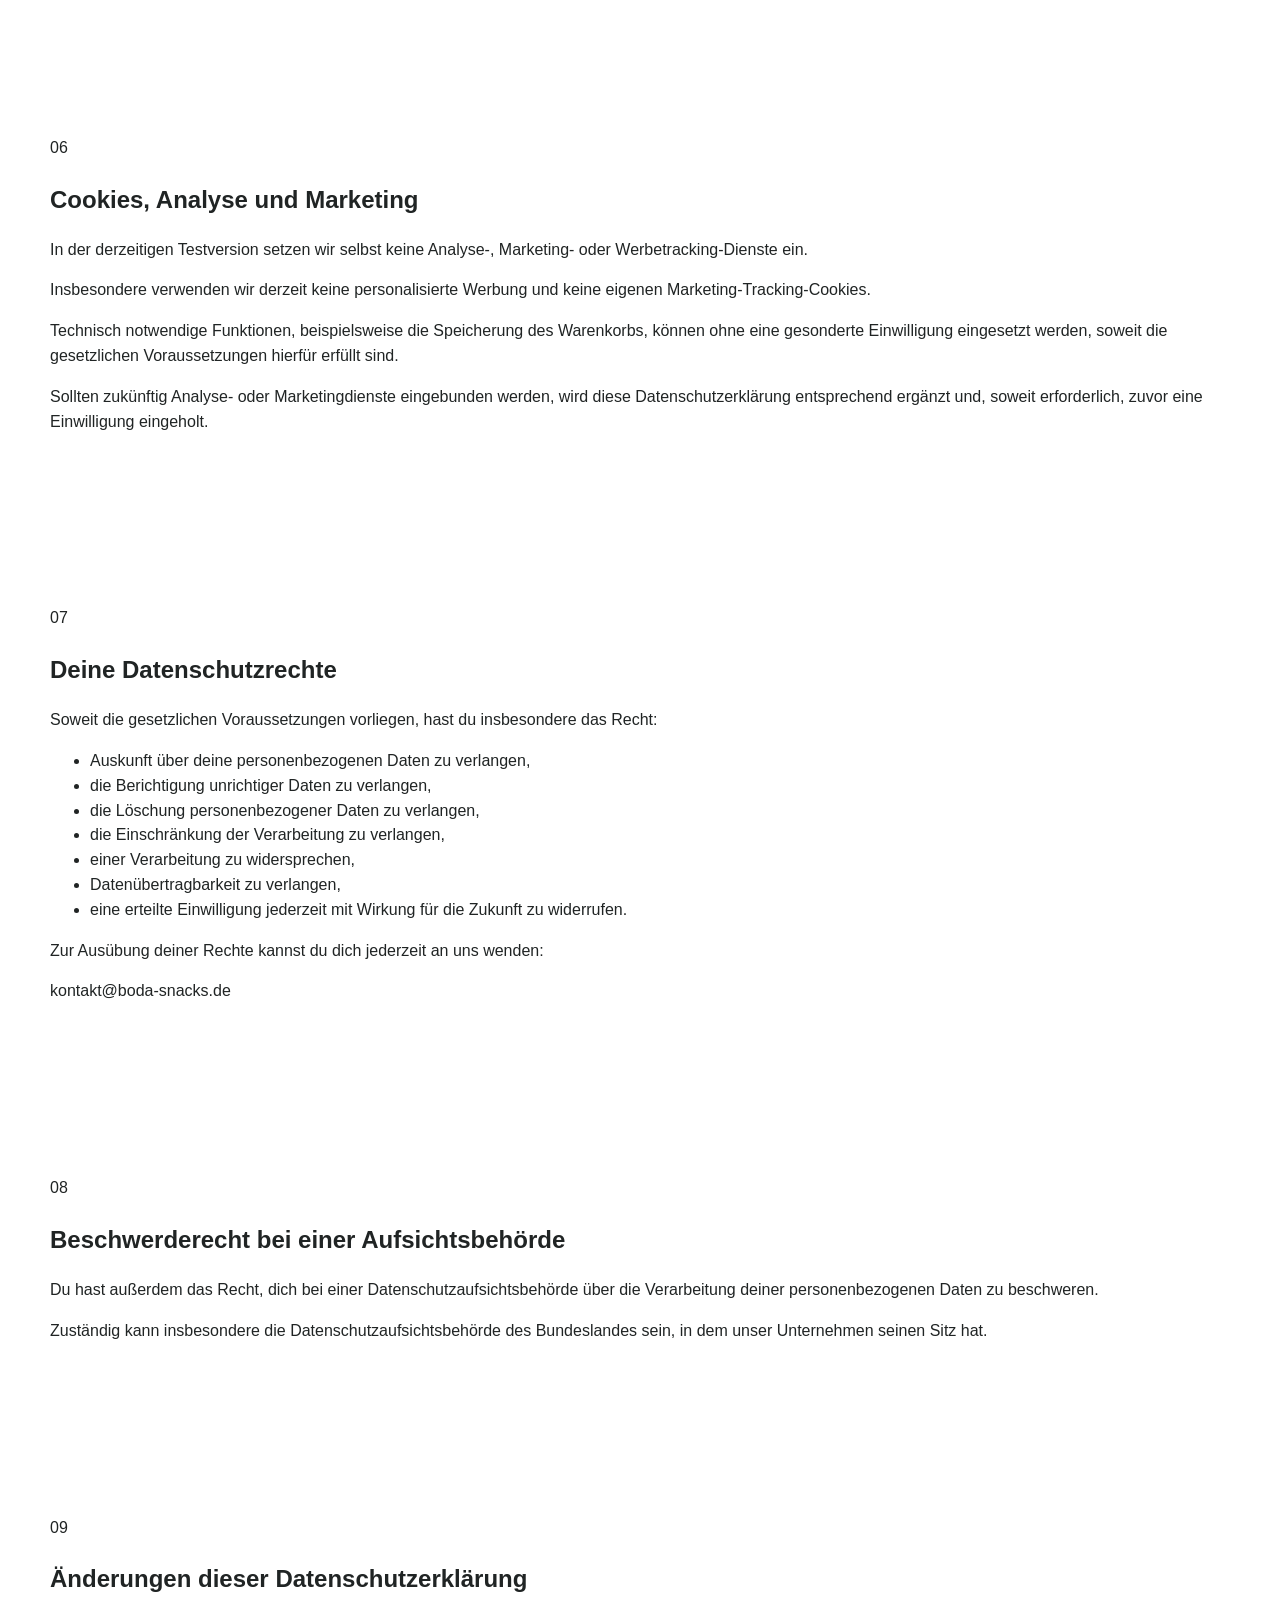
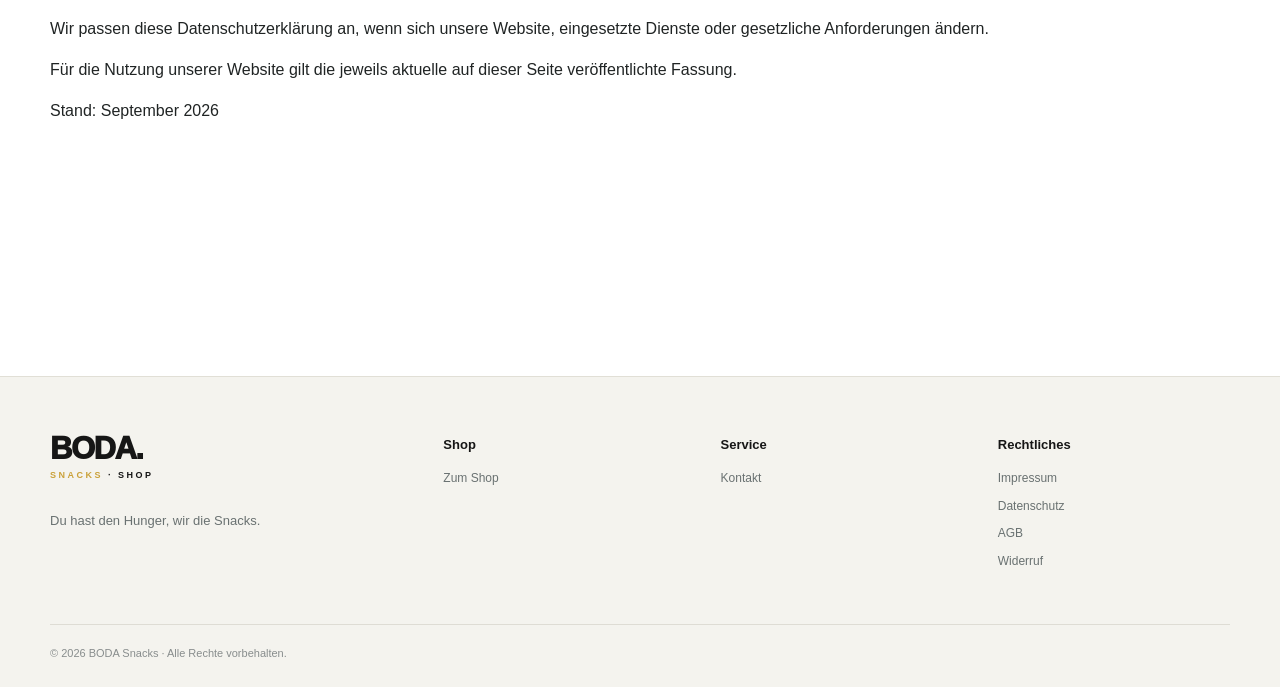
<file: datenschutz.html>
<!DOCTYPE html>
<html lang="de">

<head>
    <meta charset="UTF-8">

    <meta
        name="viewport"
        content="width=device-width, initial-scale=1.0"
    >

    <meta
        name="description"
        content="Datenschutzerklärung des BODA Snacks Online-Shops."
    >

    <title>Datenschutz | BODA Snacks</title>

    <link
        rel="stylesheet"
        href="css/style.css"
    >
</head>


<body>


<!-- =========================================================
     HEADER
========================================================= -->

<header class="site-header">

    <div class="container header-row legal-header">

        <a
            href="index.html"
            class="logo"
            aria-label="BODA Snacks Shop Startseite"
        >
            BODA<span>.</span>

            <small>
                <span class="logo-snacks">SNACKS</span> · SHOP
            </small>
        </a>


        <a
            href="index.html"
            class="btn btn-secondary"
        >
            ← Zurück zum Shop
        </a>

    </div>

</header>



<!-- =========================================================
     DATENSCHUTZ
========================================================= -->

<main class="legal-page">


    <!-- =====================================================
         HERO
    ====================================================== -->

    <section class="legal-hero">

        <div class="container legal-hero-inner">

            <div class="eyebrow">
                BODA SNACKS
            </div>


            <h1>
                Datenschutz
            </h1>


            <p>
                Transparenz gehört für uns dazu.
                Hier erfährst du, welche personenbezogenen Daten
                beim Besuch unseres Shops verarbeitet werden
                und welche Rechte du hast.
            </p>


            <div class="legal-status">

                <span>
                    🔒 Datenschutz
                </span>

                <span>
                    🛒 Technisch notwendiger Warenkorb
                </span>

                <span>
                    🚫 Kein Werbe-Tracking in der Testversion
                </span>

            </div>

        </div>

    </section>



    <!-- =====================================================
         INHALT
    ====================================================== -->

    <section class="legal-content">

        <div class="container legal-grid">


            <!-- =============================================
                 SEITENNAVIGATION
            ============================================== -->

            <aside class="legal-navigation">

                <strong>
                    Datenschutz
                </strong>

                <a href="#verantwortlicher">
                    1. Verantwortlicher
                </a>

                <a href="#hosting">
                    2. Hosting
                </a>

                <a href="#serverdaten">
                    3. Serverdaten
                </a>

                <a href="#localstorage">
                    4. Warenkorb
                </a>

                <a href="#checkout">
                    5. Demo-Checkout
                </a>

                <a href="#cookies">
                    6. Cookies & Tracking
                </a>

                <a href="#rechte">
                    7. Deine Rechte
                </a>

                <a href="#aufsicht">
                    8. Aufsichtsbehörde
                </a>

                <a href="#aenderungen">
                    9. Änderungen
                </a>

            </aside>



            <!-- =============================================
                 HAUPTTEXT
            ============================================== -->

            <article class="legal-document">


                <!-- =========================================
                     EINLEITUNG
                ========================================== -->

                <div class="legal-intro">

                    <strong>
                        Kurz gesagt:
                    </strong>

                    <p>
                        Wir verarbeiten personenbezogene Daten nur,
                        soweit dies für den Betrieb unserer Website
                        und die Bereitstellung der jeweiligen Funktionen
                        erforderlich ist oder eine entsprechende
                        Rechtsgrundlage besteht.
                    </p>

                </div>



                <!-- =========================================
                     1. VERANTWORTLICHER
                ========================================== -->

                <section id="verantwortlicher">

                    <span class="legal-number">
                        01
                    </span>

                    <h2>
                        Verantwortlicher
                    </h2>

                    <p>
                        Verantwortlich für die Datenverarbeitung
                        auf dieser Website ist:
                    </p>


                    <div class="legal-contact">

                        <strong>
                            BODA Snacks GbR
                        </strong>

                        <p>
                            Andreas Boda &amp; Sandra Boda<br>
                            [STRAẞE UND HAUSNUMMER]<br>
                            [PLZ UND ORT]<br>
                            Deutschland
                        </p>

                        <p>
                            E-Mail:
                            <a href="mailto:kontakt@boda-snacks.de">
                                kontakt@boda-snacks.de
                            </a>
                        </p>

                    </div>


                    <p>
                        Ein Datenschutzbeauftragter ist nicht bestellt,
                        soweit hierfür keine gesetzliche Verpflichtung besteht.
                    </p>

                </section>



                <!-- =========================================
                     2. HOSTING
                ========================================== -->

                <section id="hosting">

                    <span class="legal-number">
                        02
                    </span>

                    <h2>
                        Hosting der Website
                    </h2>

                    <p>
                        Die derzeitige Testversion dieser Website
                        kann über GitHub Pages bereitgestellt werden.
                        Anbieter dieses Dienstes ist GitHub.
                    </p>

                    <p>
                        Beim Aufruf einer über GitHub Pages
                        bereitgestellten Website können durch GitHub
                        technisch erforderliche Verbindungsdaten
                        verarbeitet werden.
                    </p>

                    <p>
                        Nach Angaben von GitHub werden insbesondere
                        IP-Adressen von Besuchern von GitHub-Pages-Websites
                        zu Sicherheitszwecken protokolliert.
                    </p>

                    <p>
                        Weitere Informationen zur Datenverarbeitung
                        durch GitHub sind in den Datenschutzinformationen
                        von GitHub verfügbar.
                    </p>

                    <p>
                        Sobald der Shop auf einen anderen Hostinganbieter
                        umzieht, wird dieser Abschnitt entsprechend angepasst.
                    </p>

                </section>



                <!-- =========================================
                     3. SERVERDATEN
                ========================================== -->

                <section id="serverdaten">

                    <span class="legal-number">
                        03
                    </span>

                    <h2>
                        Technische Server- und Zugriffsdaten
                    </h2>

                    <p>
                        Beim Aufruf einer Website werden technisch bedingt
                        Daten zwischen deinem Endgerät und dem jeweiligen
                        Webserver übertragen.
                    </p>

                    <p>
                        Hierzu können insbesondere gehören:
                    </p>


                    <ul>

                        <li>
                            IP-Adresse
                        </li>

                        <li>
                            Datum und Uhrzeit des Zugriffs
                        </li>

                        <li>
                            aufgerufene Seite bzw. Datei
                        </li>

                        <li>
                            Browsertyp und Browserversion
                        </li>

                        <li>
                            Betriebssystem
                        </li>

                        <li>
                            Referrer-Informationen
                        </li>

                        <li>
                            technische Fehler- und Sicherheitsinformationen
                        </li>

                    </ul>


                    <p>
                        Die Verarbeitung erfolgt insbesondere,
                        um die Website technisch bereitzustellen
                        sowie Stabilität und Sicherheit zu gewährleisten.
                    </p>

                </section>



                <!-- =========================================
                     4. LOCAL STORAGE / WARENKORB
                ========================================== -->

                <section id="localstorage">

                    <span class="legal-number">
                        04
                    </span>

                    <h2>
                        Warenkorb und Local Storage
                    </h2>

                    <p>
                        Unser Shop verwendet derzeit den lokalen Speicher
                        deines Browsers
                        (<strong>Local Storage</strong>),
                        um deinen Warenkorb auf deinem Gerät zu speichern.
                    </p>

                    <p>
                        Dabei werden insbesondere Produktnummern
                        und die von dir gewählten Mengen gespeichert.
                    </p>

                    <p>
                        Diese Speicherung ist erforderlich,
                        damit dein Warenkorb beim Wechsel zwischen Seiten
                        oder beim erneuten Laden der Website erhalten bleibt.
                    </p>


                    <div class="legal-highlight">

                        <strong>
                            Wichtig:
                        </strong>

                        <p>
                            Die Warenkorbdaten werden in der aktuellen
                            Testversion ausschließlich lokal
                            in deinem Browser gespeichert.
                        </p>

                    </div>


                    <p>
                        Du kannst diese Daten jederzeit löschen,
                        indem du den Website-Speicher
                        bzw. die Browserdaten für diese Website löschst.
                    </p>

                </section>



                <!-- =========================================
                     5. DEMO CHECKOUT
                ========================================== -->

                <section id="checkout">

                    <span class="legal-number">
                        05
                    </span>

                    <h2>
                        Demo-Checkout
                    </h2>

                    <p>
                        Der derzeitige Checkout dient ausschließlich
                        der technischen und gestalterischen Erprobung
                        unseres Shops.
                    </p>

                    <p>
                        Die dort eingegebenen Angaben,
                        beispielsweise Name, Anschrift oder E-Mail-Adresse,
                        werden in der aktuellen Testversion
                        nicht an BODA Snacks übermittelt
                        und nicht als echte Bestellung verarbeitet.
                    </p>

                    <p>
                        Der Button
                        <strong>„Testbestellung abschließen“</strong>
                        löst keine Zahlung und keine echte Bestellung aus.
                    </p>


                    <div class="legal-highlight warning">

                        <strong>
                            Testversion
                        </strong>

                        <p>
                            Bitte gib während der Entwicklungsphase
                            nach Möglichkeit keine echten personenbezogenen
                            Daten in den Demo-Checkout ein.
                        </p>

                    </div>


                    <p>
                        Vor dem späteren Livebetrieb wird dieser Abschnitt
                        um die tatsächlich eingesetzten Zahlungsanbieter,
                        Versanddienstleister, Bestellverarbeitung,
                        Speicherdauern und Rechtsgrundlagen ergänzt.
                    </p>

                </section>



                <!-- =========================================
                     6. COOKIES / TRACKING
                ========================================== -->

                <section id="cookies">

                    <span class="legal-number">
                        06
                    </span>

                    <h2>
                        Cookies, Analyse und Marketing
                    </h2>

                    <p>
                        In der derzeitigen Testversion setzen wir selbst
                        keine Analyse-, Marketing- oder Werbetracking-Dienste ein.
                    </p>

                    <p>
                        Insbesondere verwenden wir derzeit keine
                        personalisierte Werbung und keine
                        eigenen Marketing-Tracking-Cookies.
                    </p>

                    <p>
                        Technisch notwendige Funktionen,
                        beispielsweise die Speicherung des Warenkorbs,
                        können ohne eine gesonderte Einwilligung eingesetzt werden,
                        soweit die gesetzlichen Voraussetzungen hierfür erfüllt sind.
                    </p>

                    <p>
                        Sollten zukünftig Analyse- oder Marketingdienste
                        eingebunden werden, wird diese Datenschutzerklärung
                        entsprechend ergänzt und,
                        soweit erforderlich,
                        zuvor eine Einwilligung eingeholt.
                    </p>

                </section>



                <!-- =========================================
                     7. RECHTE
                ========================================== -->

                <section id="rechte">

                    <span class="legal-number">
                        07
                    </span>

                    <h2>
                        Deine Datenschutzrechte
                    </h2>

                    <p>
                        Soweit die gesetzlichen Voraussetzungen vorliegen,
                        hast du insbesondere das Recht:
                    </p>


                    <ul>

                        <li>
                            Auskunft über deine personenbezogenen Daten
                            zu verlangen,
                        </li>

                        <li>
                            die Berichtigung unrichtiger Daten
                            zu verlangen,
                        </li>

                        <li>
                            die Löschung personenbezogener Daten
                            zu verlangen,
                        </li>

                        <li>
                            die Einschränkung der Verarbeitung
                            zu verlangen,
                        </li>

                        <li>
                            einer Verarbeitung zu widersprechen,
                        </li>

                        <li>
                            Datenübertragbarkeit zu verlangen,
                        </li>

                        <li>
                            eine erteilte Einwilligung
                            jederzeit mit Wirkung für die Zukunft
                            zu widerrufen.
                        </li>

                    </ul>


                    <p>
                        Zur Ausübung deiner Rechte kannst du dich
                        jederzeit an uns wenden:
                    </p>

                    <p>
                        <a
                            class="legal-mail"
                            href="mailto:kontakt@boda-snacks.de"
                        >
                            kontakt@boda-snacks.de
                        </a>
                    </p>

                </section>



                <!-- =========================================
                     8. AUFSICHT
                ========================================== -->

                <section id="aufsicht">

                    <span class="legal-number">
                        08
                    </span>

                    <h2>
                        Beschwerderecht bei einer Aufsichtsbehörde
                    </h2>

                    <p>
                        Du hast außerdem das Recht,
                        dich bei einer Datenschutzaufsichtsbehörde
                        über die Verarbeitung deiner personenbezogenen
                        Daten zu beschweren.
                    </p>

                    <p>
                        Zuständig kann insbesondere die
                        Datenschutzaufsichtsbehörde des Bundeslandes sein,
                        in dem unser Unternehmen seinen Sitz hat.
                    </p>

                </section>



                <!-- =========================================
                     9. ÄNDERUNGEN
                ========================================== -->

                <section id="aenderungen">

                    <span class="legal-number">
                        09
                    </span>

                    <h2>
                        Änderungen dieser Datenschutzerklärung
                    </h2>

                    <p>
                        Wir passen diese Datenschutzerklärung an,
                        wenn sich unsere Website,
                        eingesetzte Dienste oder gesetzliche Anforderungen ändern.
                    </p>

                    <p>
                        Für die Nutzung unserer Website gilt die jeweils
                        aktuelle auf dieser Seite veröffentlichte Fassung.
                    </p>


                    <p class="legal-version">
                        Stand: September 2026
                    </p>

                </section>


            </article>


        </div>

    </section>


</main>



<!-- =========================================================
     FOOTER
========================================================= -->

<footer>

    <div class="container">


        <div class="footer-grid">


            <div>

                <div class="logo footer-logo">

                    BODA<span>.</span>

                    <small>
                        <span class="logo-snacks">SNACKS</span> · SHOP
                    </small>

                </div>


                <p>
                    Du hast den Hunger,
                    wir die Snacks.
                </p>

            </div>


            <div>

                <h4>
                    Shop
                </h4>

                <a href="index.html">
                    Zum Shop
                </a>

            </div>


            <div>

                <h4>
                    Service
                </h4>

                <a href="mailto:kontakt@boda-snacks.de">
                    Kontakt
                </a>

            </div>


            <div>

                <h4>
                    Rechtliches
                </h4>

                <a href="impressum.html">
                    Impressum
                </a>

                <a href="datenschutz.html">
                    Datenschutz
                </a>

                <a href="agb.html">
                    AGB
                </a>

                <a href="widerruf.html">
                    Widerruf
                </a>

            </div>


        </div>


        <div class="copyright">

            © 2026 BODA Snacks ·
            Alle Rechte vorbehalten.

        </div>


    </div>

</footer>


</body>

</html>
</file>
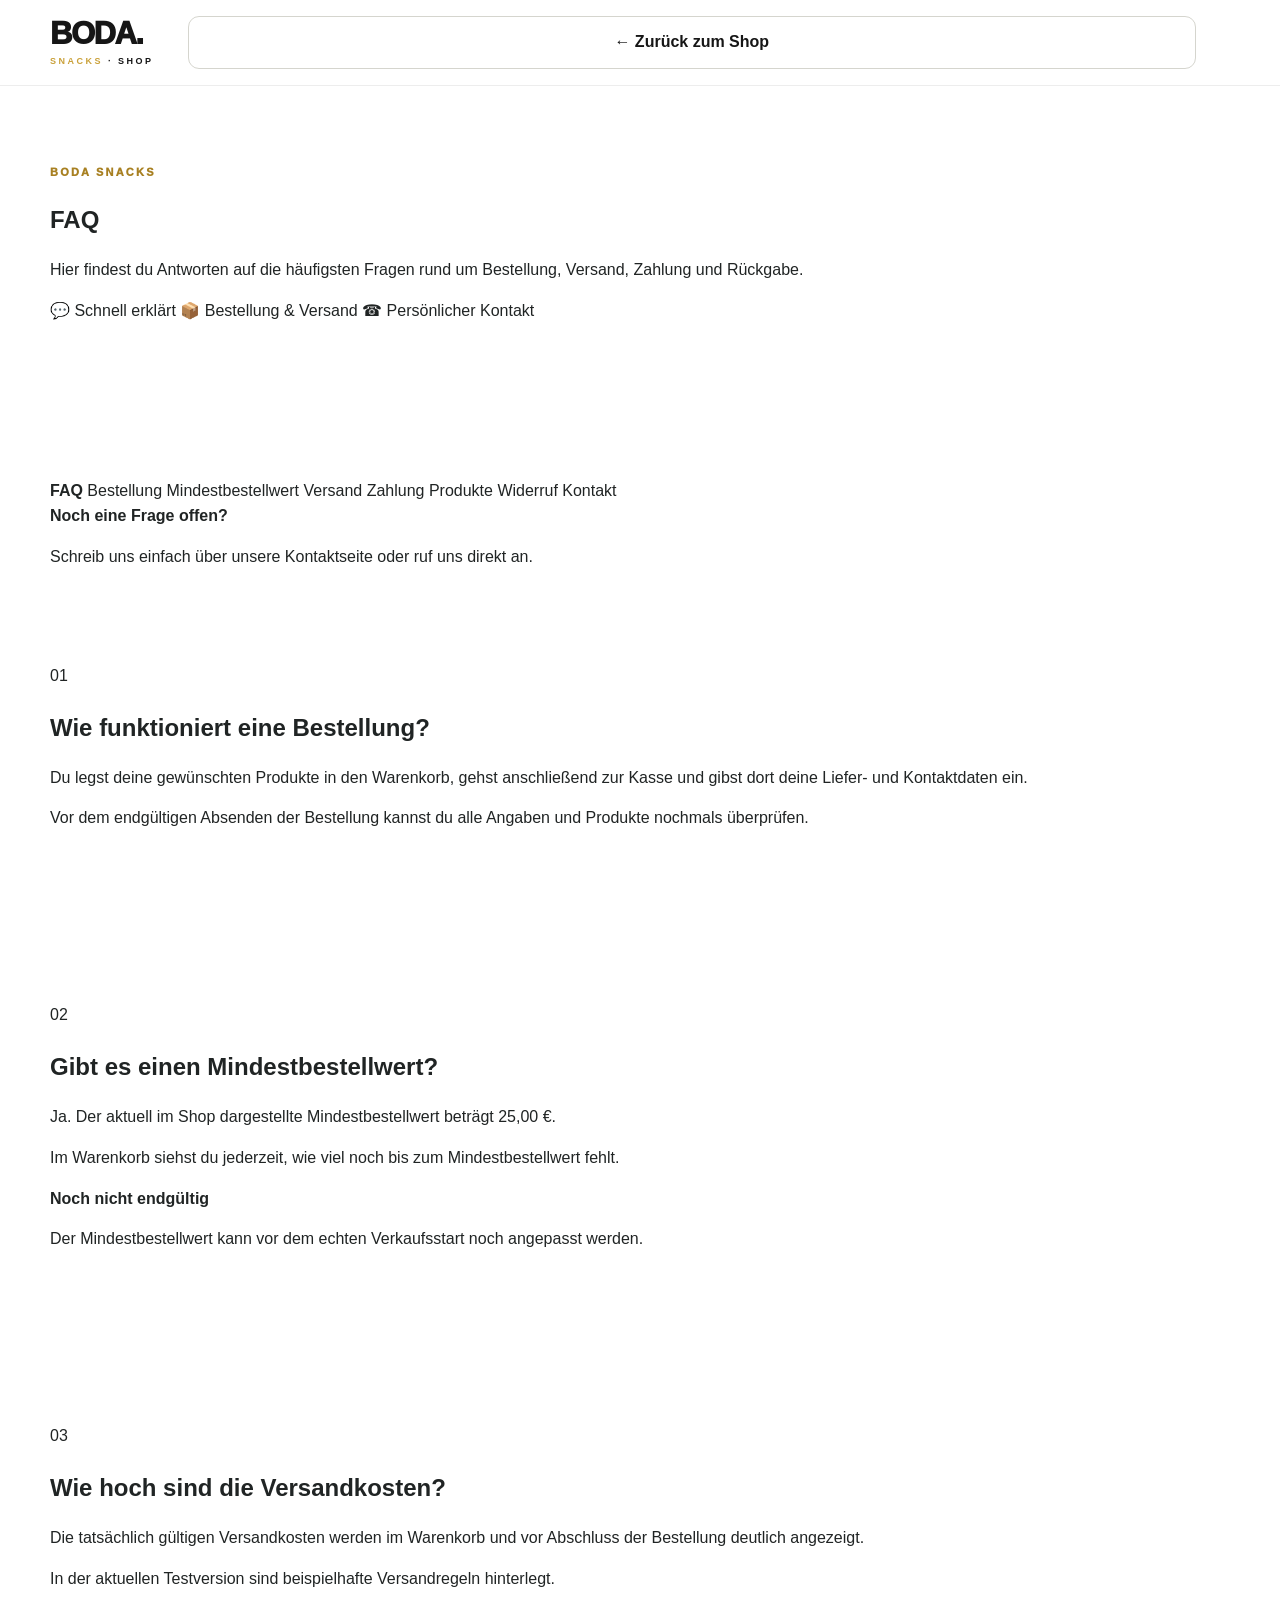
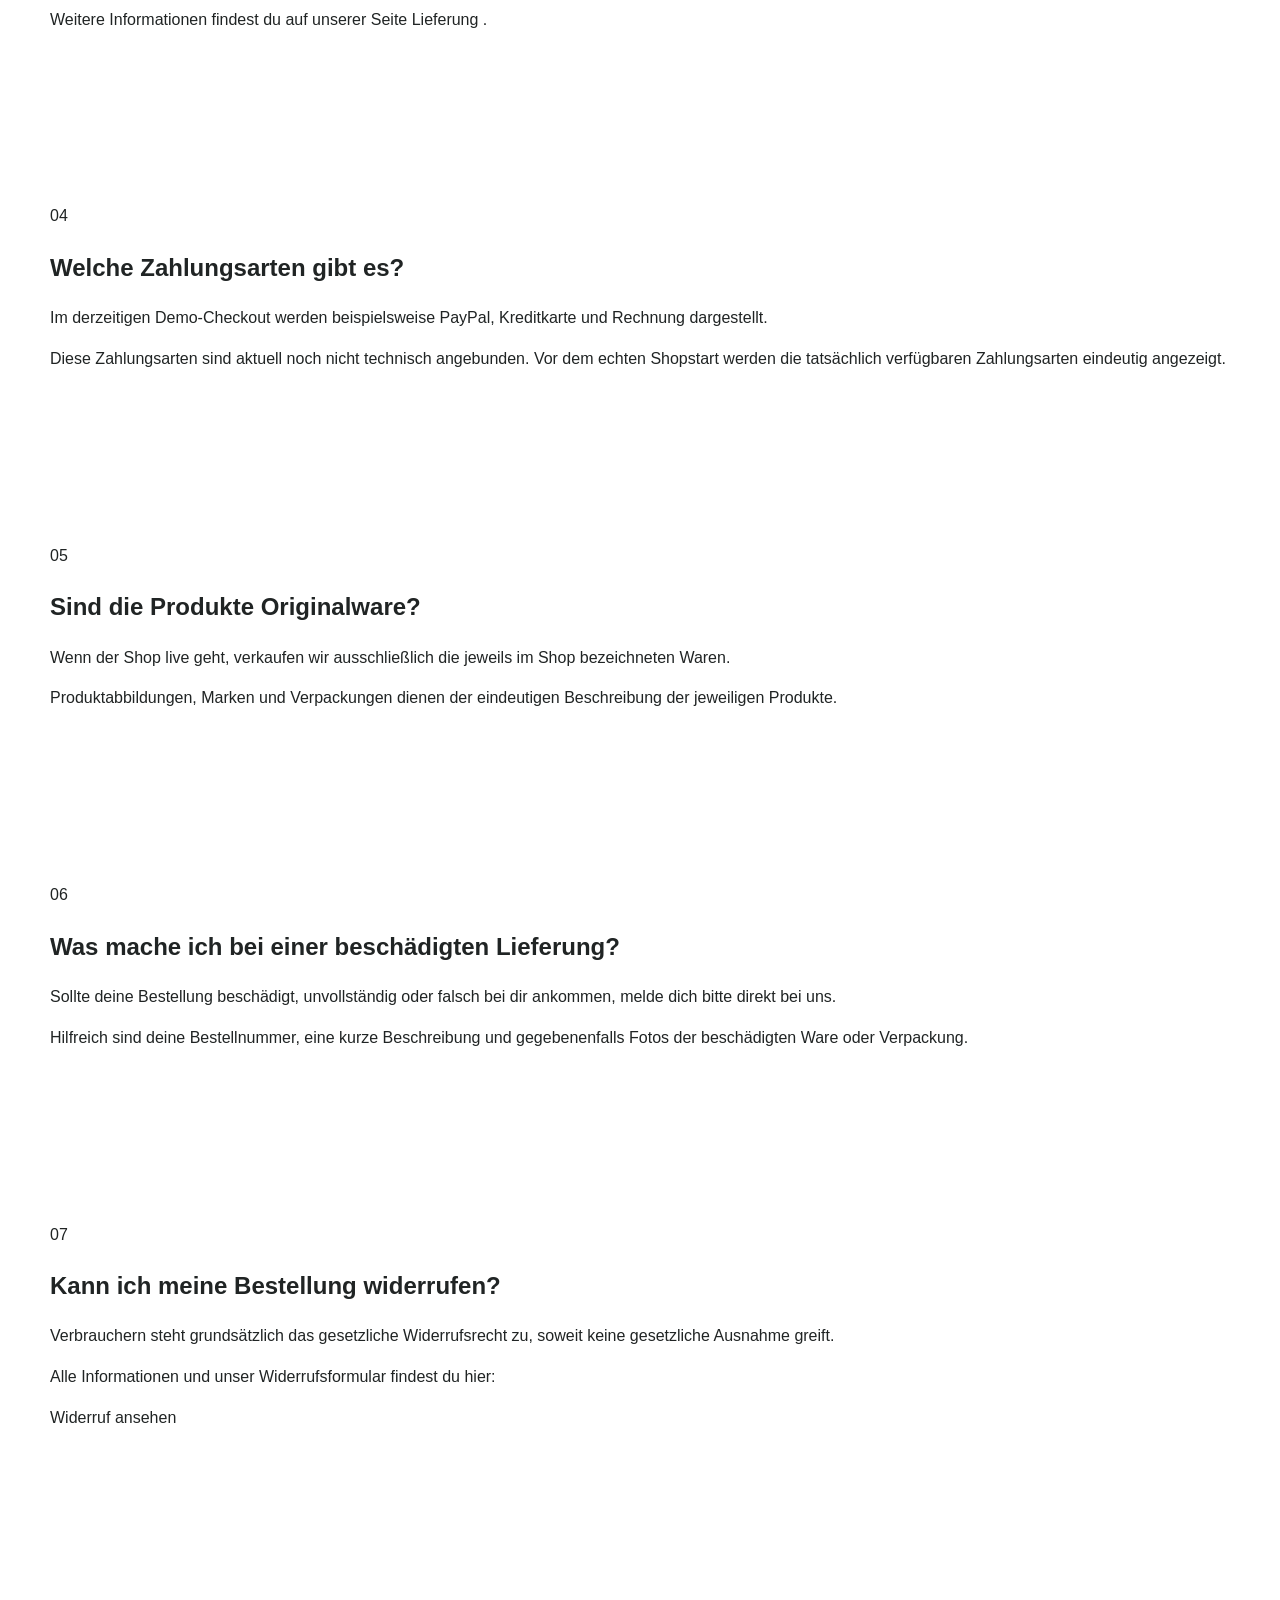
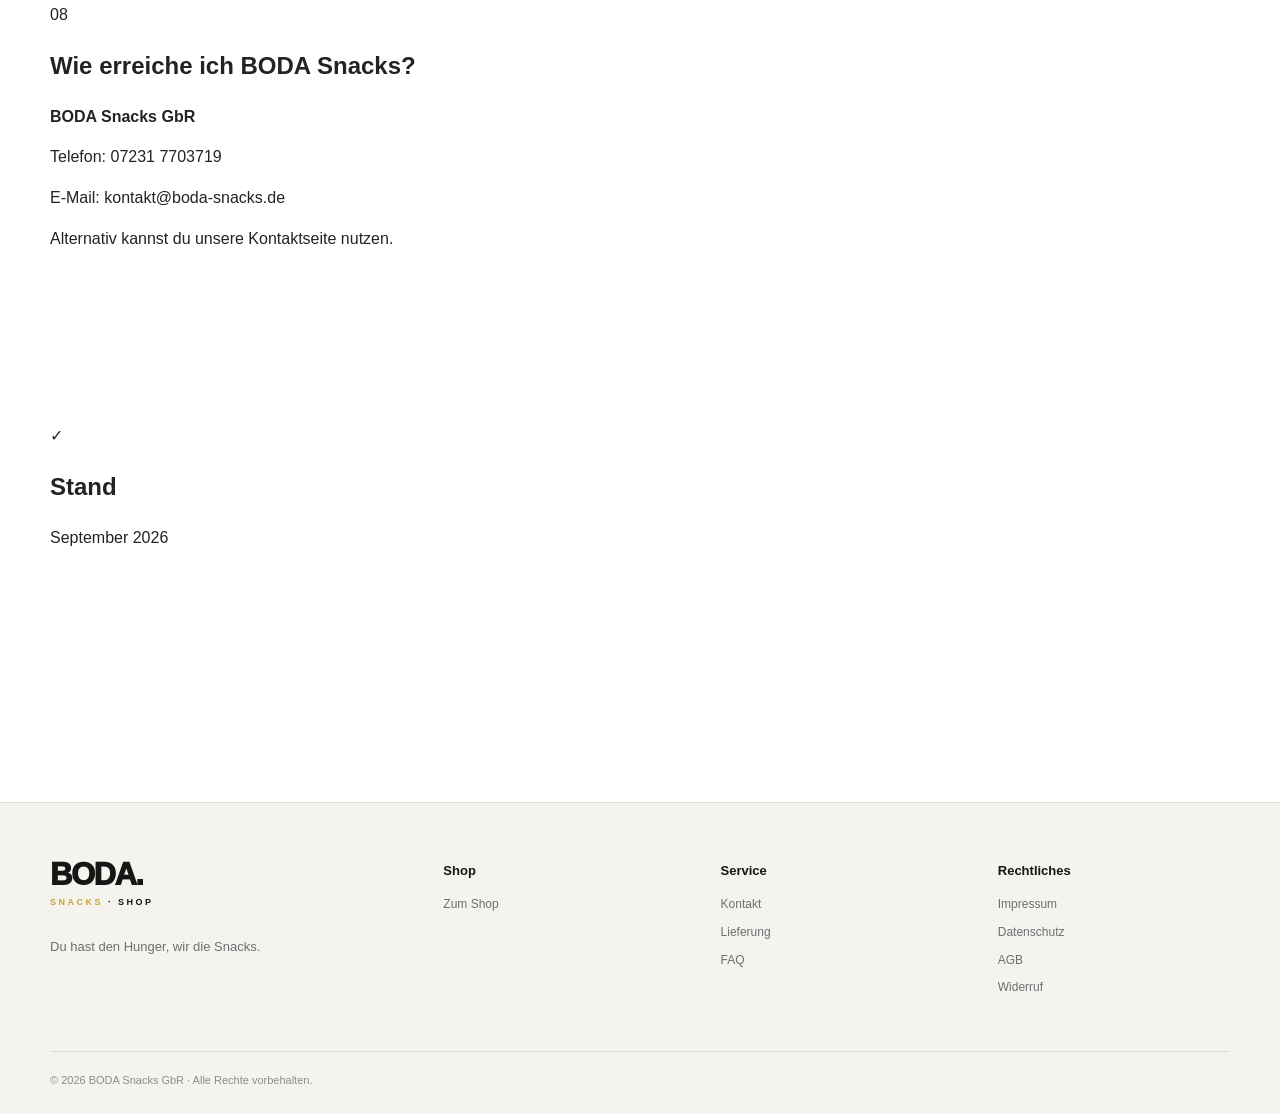
<file: FAQ.html>
<!DOCTYPE html>
<html lang="de">

<head>
    <meta charset="UTF-8">

    <meta
        name="viewport"
        content="width=device-width, initial-scale=1.0"
    >

    <meta
        name="description"
        content="Häufige Fragen zum BODA Snacks Online-Shop."
    >

    <title>FAQ | BODA Snacks</title>

    <link rel="stylesheet" href="css/style.css">
</head>


<body>


<header class="site-header">

    <div class="container header-row legal-header">

        <a
            href="index.html"
            class="logo"
            aria-label="BODA Snacks Shop Startseite"
        >
            BODA<span>.</span>

            <small>
                <span class="logo-snacks">SNACKS</span> · SHOP
            </small>
        </a>


        <a
            href="index.html"
            class="btn btn-secondary"
        >
            ← Zurück zum Shop
        </a>

    </div>

</header>



<main class="legal-page">


    <section class="legal-hero">

        <div class="container legal-hero-inner">

            <div class="eyebrow">
                BODA SNACKS
            </div>

            <h1>
                FAQ
            </h1>

            <p>
                Hier findest du Antworten auf die häufigsten Fragen
                rund um Bestellung, Versand, Zahlung und Rückgabe.
            </p>


            <div class="legal-status">

                <span>
                    💬 Schnell erklärt
                </span>

                <span>
                    📦 Bestellung & Versand
                </span>

                <span>
                    ☎ Persönlicher Kontakt
                </span>

            </div>

        </div>

    </section>



    <section class="legal-content">

        <div class="container legal-grid">


            <aside class="legal-navigation">

                <strong>
                    FAQ
                </strong>

                <a href="#bestellung">
                    Bestellung
                </a>

                <a href="#mindestbestellwert">
                    Mindestbestellwert
                </a>

                <a href="#versand">
                    Versand
                </a>

                <a href="#zahlung">
                    Zahlung
                </a>

                <a href="#produkte">
                    Produkte
                </a>

                <a href="#widerruf">
                    Widerruf
                </a>

                <a href="#kontakt">
                    Kontakt
                </a>

            </aside>



            <article class="legal-document">


                <div class="legal-intro">

                    <strong>
                        Noch eine Frage offen?
                    </strong>

                    <p>
                        Schreib uns einfach über unsere Kontaktseite
                        oder ruf uns direkt an.
                    </p>

                </div>



                <section id="bestellung">

                    <span class="legal-number">
                        01
                    </span>

                    <h2>
                        Wie funktioniert eine Bestellung?
                    </h2>

                    <p>
                        Du legst deine gewünschten Produkte in den Warenkorb,
                        gehst anschließend zur Kasse und gibst dort deine
                        Liefer- und Kontaktdaten ein.
                    </p>

                    <p>
                        Vor dem endgültigen Absenden der Bestellung kannst
                        du alle Angaben und Produkte nochmals überprüfen.
                    </p>

                </section>



                <section id="mindestbestellwert">

                    <span class="legal-number">
                        02
                    </span>

                    <h2>
                        Gibt es einen Mindestbestellwert?
                    </h2>

                    <p>
                        Ja. Der aktuell im Shop dargestellte Mindestbestellwert
                        beträgt 25,00 €.
                    </p>

                    <p>
                        Im Warenkorb siehst du jederzeit,
                        wie viel noch bis zum Mindestbestellwert fehlt.
                    </p>

                    <div class="legal-highlight warning">

                        <strong>
                            Noch nicht endgültig
                        </strong>

                        <p>
                            Der Mindestbestellwert kann vor dem echten
                            Verkaufsstart noch angepasst werden.
                        </p>

                    </div>

                </section>



                <section id="versand">

                    <span class="legal-number">
                        03
                    </span>

                    <h2>
                        Wie hoch sind die Versandkosten?
                    </h2>

                    <p>
                        Die tatsächlich gültigen Versandkosten werden
                        im Warenkorb und vor Abschluss der Bestellung
                        deutlich angezeigt.
                    </p>

                    <p>
                        In der aktuellen Testversion sind beispielhafte
                        Versandregeln hinterlegt.
                    </p>

                    <p>
                        Weitere Informationen findest du auf unserer
                        Seite
                        <a href="lieferung.html">
                            Lieferung
                        </a>.
                    </p>

                </section>



                <section id="zahlung">

                    <span class="legal-number">
                        04
                    </span>

                    <h2>
                        Welche Zahlungsarten gibt es?
                    </h2>

                    <p>
                        Im derzeitigen Demo-Checkout werden beispielsweise
                        PayPal, Kreditkarte und Rechnung dargestellt.
                    </p>

                    <p>
                        Diese Zahlungsarten sind aktuell noch nicht
                        technisch angebunden. Vor dem echten Shopstart
                        werden die tatsächlich verfügbaren Zahlungsarten
                        eindeutig angezeigt.
                    </p>

                </section>



                <section id="produkte">

                    <span class="legal-number">
                        05
                    </span>

                    <h2>
                        Sind die Produkte Originalware?
                    </h2>

                    <p>
                        Wenn der Shop live geht, verkaufen wir ausschließlich
                        die jeweils im Shop bezeichneten Waren.
                    </p>

                    <p>
                        Produktabbildungen, Marken und Verpackungen dienen
                        der eindeutigen Beschreibung der jeweiligen Produkte.
                    </p>

                </section>



                <section>

                    <span class="legal-number">
                        06
                    </span>

                    <h2>
                        Was mache ich bei einer beschädigten Lieferung?
                    </h2>

                    <p>
                        Sollte deine Bestellung beschädigt,
                        unvollständig oder falsch bei dir ankommen,
                        melde dich bitte direkt bei uns.
                    </p>

                    <p>
                        Hilfreich sind deine Bestellnummer,
                        eine kurze Beschreibung und gegebenenfalls
                        Fotos der beschädigten Ware oder Verpackung.
                    </p>

                </section>



                <section id="widerruf">

                    <span class="legal-number">
                        07
                    </span>

                    <h2>
                        Kann ich meine Bestellung widerrufen?
                    </h2>

                    <p>
                        Verbrauchern steht grundsätzlich das gesetzliche
                        Widerrufsrecht zu, soweit keine gesetzliche Ausnahme
                        greift.
                    </p>

                    <p>
                        Alle Informationen und unser Widerrufsformular
                        findest du hier:
                    </p>

                    <p>
                        <a
                            href="widerruf.html"
                            class="legal-mail"
                        >
                            Widerruf ansehen
                        </a>
                    </p>

                </section>



                <section id="kontakt">

                    <span class="legal-number">
                        08
                    </span>

                    <h2>
                        Wie erreiche ich BODA Snacks?
                    </h2>


                    <div class="legal-contact">

                        <strong>
                            BODA Snacks GbR
                        </strong>

                        <p>
                            Telefon:
                            <a href="tel:+4972317703719">
                                07231 7703719
                            </a>
                        </p>

                        <p>
                            E-Mail:
                            <a href="mailto:kontakt@boda-snacks.de">
                                kontakt@boda-snacks.de
                            </a>
                        </p>

                    </div>


                    <p>
                        Alternativ kannst du unsere
                        <a href="kontakt.html">
                            Kontaktseite
                        </a>
                        nutzen.
                    </p>

                </section>


                <section>

                    <span class="legal-number">
                        ✓
                    </span>

                    <h2>
                        Stand
                    </h2>

                    <p class="legal-version">
                        September 2026
                    </p>

                </section>


            </article>

        </div>

    </section>


</main>



<footer>

    <div class="container">

        <div class="footer-grid">


            <div>

                <div class="logo footer-logo">

                    BODA<span>.</span>

                    <small>
                        <span class="logo-snacks">SNACKS</span> · SHOP
                    </small>

                </div>

                <p>
                    Du hast den Hunger,
                    wir die Snacks.
                </p>

            </div>


            <div>

                <h4>
                    Shop
                </h4>

                <a href="index.html">
                    Zum Shop
                </a>

            </div>


            <div>

                <h4>
                    Service
                </h4>

                <a href="kontakt.html">
                    Kontakt
                </a>

                <a href="lieferung.html">
                    Lieferung
                </a>

                <a href="faq.html">
                    FAQ
                </a>

            </div>


            <div>

                <h4>
                    Rechtliches
                </h4>

                <a href="impressum.html">
                    Impressum
                </a>

                <a href="datenschutz.html">
                    Datenschutz
                </a>

                <a href="agb.html">
                    AGB
                </a>

                <a href="widerruf.html">
                    Widerruf
                </a>

            </div>


        </div>


        <div class="copyright">

            © 2026 BODA Snacks GbR ·
            Alle Rechte vorbehalten.

        </div>

    </div>

</footer>


</body>
</html>
</file>
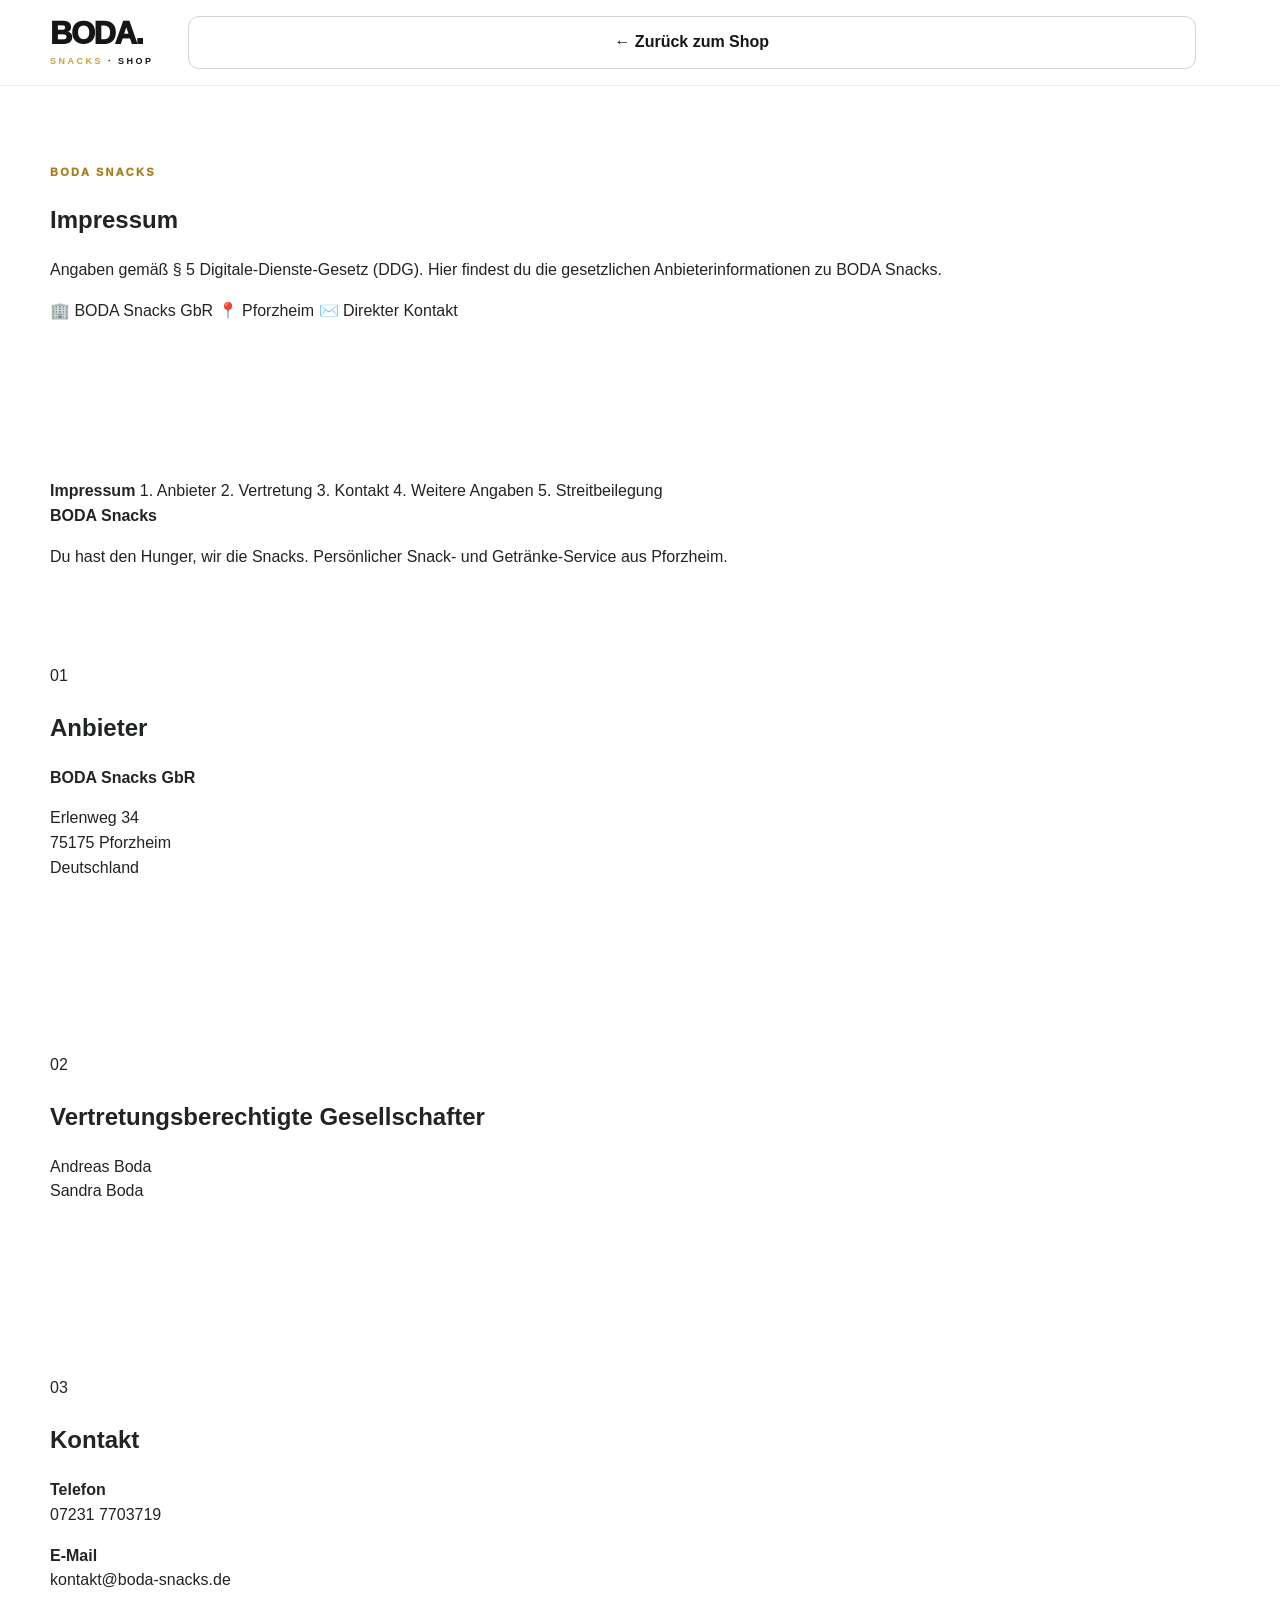
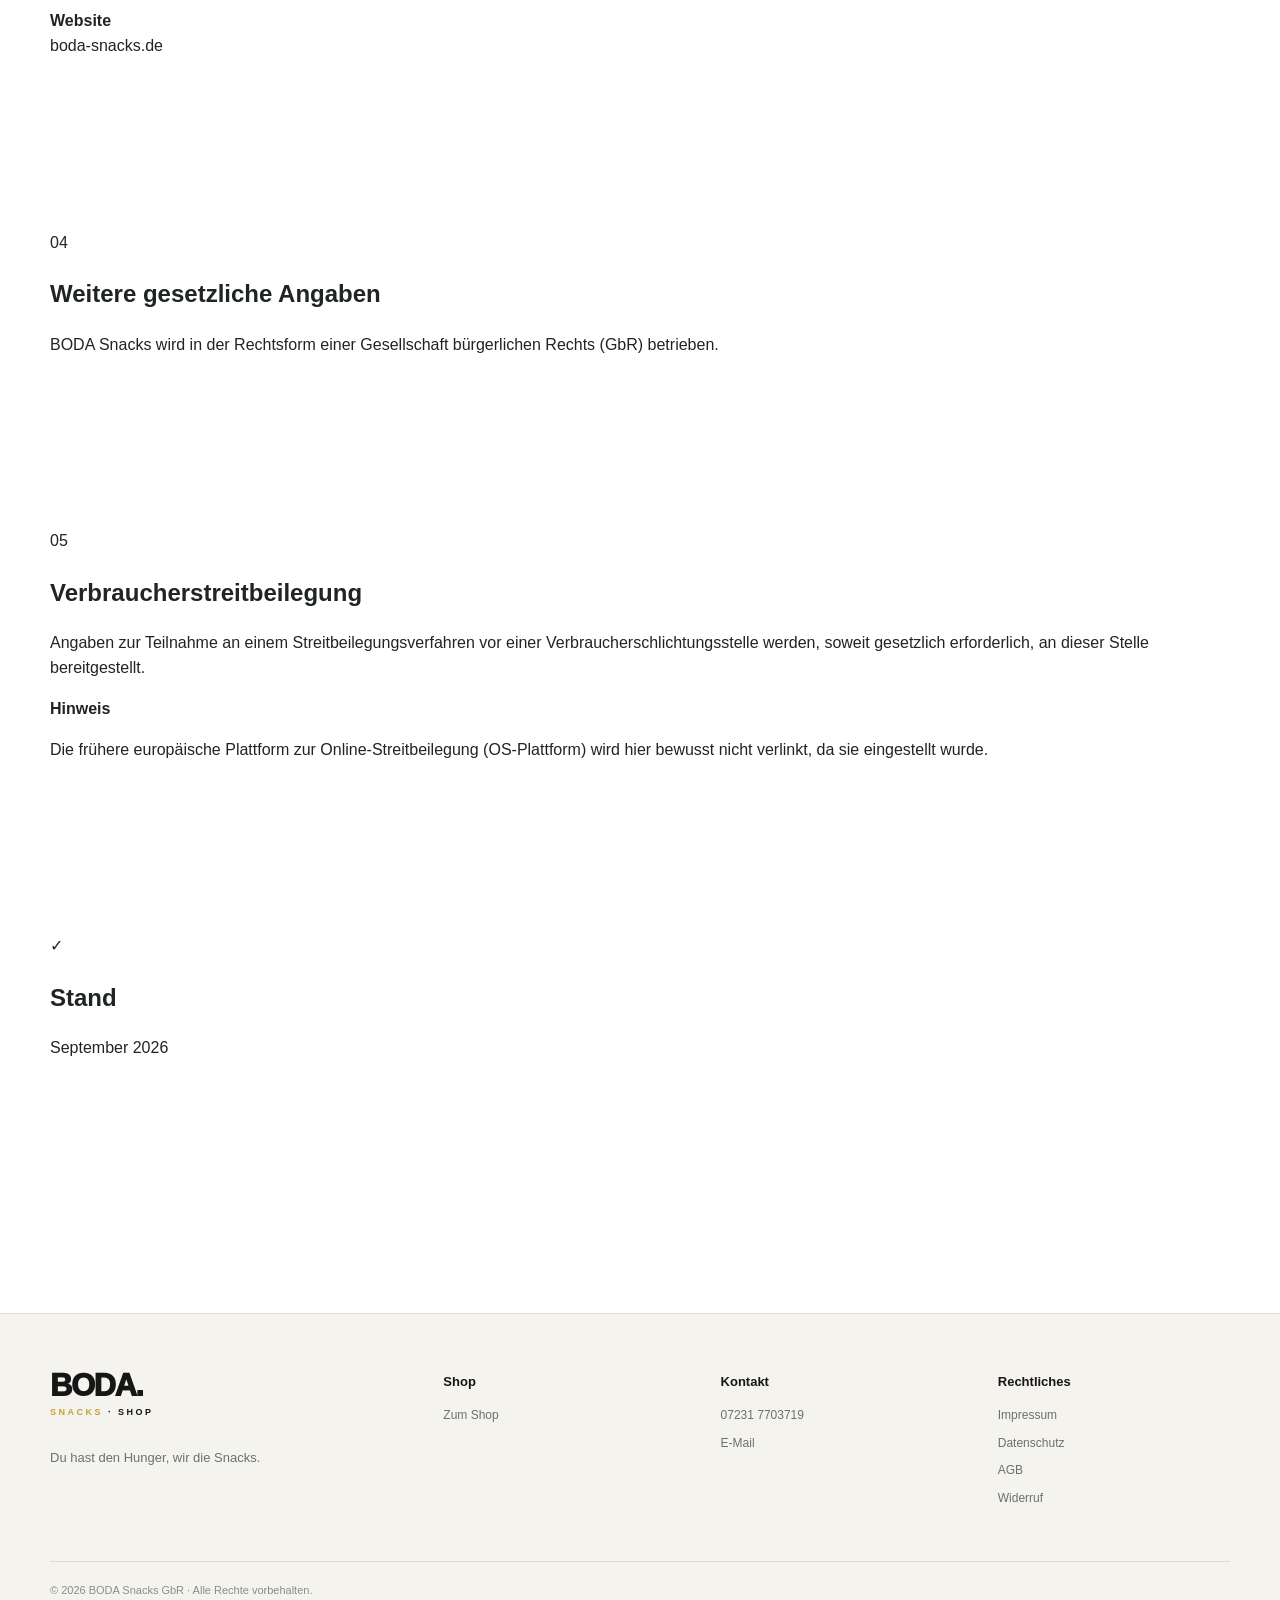
<file: Impressum.html>
<!DOCTYPE html>
<html lang="de">

<head>
    <meta charset="UTF-8">

    <meta
        name="viewport"
        content="width=device-width, initial-scale=1.0"
    >

    <meta
        name="description"
        content="Impressum des BODA Snacks Online-Shops."
    >

    <title>Impressum | BODA Snacks</title>

    <link
        rel="stylesheet"
        href="css/style.css"
    >
</head>


<body>


<!-- =========================================================
     HEADER
========================================================= -->

<header class="site-header">

    <div class="container header-row legal-header">

        <a
            href="index.html"
            class="logo"
            aria-label="BODA Snacks Shop Startseite"
        >
            BODA<span>.</span>

            <small>
                <span class="logo-snacks">SNACKS</span> · SHOP
            </small>
        </a>


        <a
            href="index.html"
            class="btn btn-secondary"
        >
            ← Zurück zum Shop
        </a>

    </div>

</header>



<!-- =========================================================
     IMPRESSUM
========================================================= -->

<main class="legal-page">


    <!-- =====================================================
         HERO
    ====================================================== -->

    <section class="legal-hero">

        <div class="container legal-hero-inner">

            <div class="eyebrow">
                BODA SNACKS
            </div>


            <h1>
                Impressum
            </h1>


            <p>
                Angaben gemäß § 5 Digitale-Dienste-Gesetz (DDG).
                Hier findest du die gesetzlichen Anbieterinformationen
                zu BODA Snacks.
            </p>


            <div class="legal-status">

                <span>
                    🏢 BODA Snacks GbR
                </span>

                <span>
                    📍 Pforzheim
                </span>

                <span>
                    ✉️ Direkter Kontakt
                </span>

            </div>

        </div>

    </section>



    <!-- =====================================================
         INHALT
    ====================================================== -->

    <section class="legal-content">

        <div class="container legal-grid">


            <!-- =============================================
                 NAVIGATION
            ============================================== -->

            <aside class="legal-navigation">

                <strong>
                    Impressum
                </strong>

                <a href="#anbieter">
                    1. Anbieter
                </a>

                <a href="#vertretung">
                    2. Vertretung
                </a>

                <a href="#kontakt">
                    3. Kontakt
                </a>

                <a href="#weitere-angaben">
                    4. Weitere Angaben
                </a>

                <a href="#streitbeilegung">
                    5. Streitbeilegung
                </a>

            </aside>



            <!-- =============================================
                 DOKUMENT
            ============================================== -->

            <article class="legal-document">


                <div class="legal-intro">

                    <strong>
                        BODA Snacks
                    </strong>

                    <p>
                        Du hast den Hunger, wir die Snacks.
                        Persönlicher Snack- und Getränke-Service
                        aus Pforzheim.
                    </p>

                </div>



                <!-- =========================================
                     01 ANBIETER
                ========================================== -->

                <section id="anbieter">

                    <span class="legal-number">
                        01
                    </span>

                    <h2>
                        Anbieter
                    </h2>


                    <div class="legal-contact">

                        <strong>
                            BODA Snacks GbR
                        </strong>

                        <p>
                            Erlenweg 34<br>
                            75175 Pforzheim<br>
                            Deutschland
                        </p>

                    </div>

                </section>



                <!-- =========================================
                     02 VERTRETUNG
                ========================================== -->

                <section id="vertretung">

                    <span class="legal-number">
                        02
                    </span>

                    <h2>
                        Vertretungsberechtigte Gesellschafter
                    </h2>

                    <p>
                        Andreas Boda<br>
                        Sandra Boda
                    </p>

                </section>



                <!-- =========================================
                     03 KONTAKT
                ========================================== -->

                <section id="kontakt">

                    <span class="legal-number">
                        03
                    </span>

                    <h2>
                        Kontakt
                    </h2>


                    <div class="legal-contact">

                        <p>
                            <strong>Telefon</strong><br>

                            <a href="tel:+4972317703719">
                                07231 7703719
                            </a>
                        </p>


                        <p>
                            <strong>E-Mail</strong><br>

                            <a href="mailto:kontakt@boda-snacks.de">
                                kontakt@boda-snacks.de
                            </a>
                        </p>


                        <p>
                            <strong>Website</strong><br>

                            <a href="https://boda-snacks.de">
                                boda-snacks.de
                            </a>
                        </p>

                    </div>

                </section>



                <!-- =========================================
                     04 WEITERE ANGABEN
                ========================================== -->

                <section id="weitere-angaben">

                    <span class="legal-number">
                        04
                    </span>

                    <h2>
                        Weitere gesetzliche Angaben
                    </h2>

                    <p>
                        BODA Snacks wird in der Rechtsform
                        einer Gesellschaft bürgerlichen Rechts (GbR)
                        betrieben.
                    </p>


                    <!--

                    WICHTIG:

                    FALLS BODA SNACKS EINE DER FOLGENDEN NUMMERN
                    BEREITS BESITZT, MUSS DIESE HIER ERGÄNZT WERDEN.

                    Beispiel:

                    <p>
                        Umsatzsteuer-Identifikationsnummer
                        gemäß § 27a UStG:<br>
                        DEXXXXXXXXX
                    </p>

                    <p>
                        Wirtschafts-Identifikationsnummer:<br>
                        DE...
                    </p>


                    FALLS DIE GBR IN DAS GESELLSCHAFTSREGISTER
                    EINGETRAGEN WIRD:

                    <p>
                        Eingetragen im Gesellschaftsregister.<br>
                        Registergericht: ...<br>
                        Registernummer: ...
                    </p>

                    -->

                </section>



                <!-- =========================================
                     05 STREITBEILEGUNG
                ========================================== -->

                <section id="streitbeilegung">

                    <span class="legal-number">
                        05
                    </span>

                    <h2>
                        Verbraucherstreitbeilegung
                    </h2>

                    <p>
                        Angaben zur Teilnahme an einem
                        Streitbeilegungsverfahren vor einer
                        Verbraucherschlichtungsstelle werden,
                        soweit gesetzlich erforderlich,
                        an dieser Stelle bereitgestellt.
                    </p>


                    <div class="legal-highlight">

                        <strong>
                            Hinweis
                        </strong>

                        <p>
                            Die frühere europäische Plattform zur
                            Online-Streitbeilegung (OS-Plattform)
                            wird hier bewusst nicht verlinkt,
                            da sie eingestellt wurde.
                        </p>

                    </div>

                </section>



                <!-- =========================================
                     STAND
                ========================================== -->

                <section>

                    <span class="legal-number">
                        ✓
                    </span>

                    <h2>
                        Stand
                    </h2>

                    <p class="legal-version">
                        September 2026
                    </p>

                </section>


            </article>


        </div>

    </section>


</main>



<!-- =========================================================
     FOOTER
========================================================= -->

<footer>

    <div class="container">


        <div class="footer-grid">


            <div>

                <div class="logo footer-logo">

                    BODA<span>.</span>

                    <small>
                        <span class="logo-snacks">SNACKS</span> · SHOP
                    </small>

                </div>

                <p>
                    Du hast den Hunger,
                    wir die Snacks.
                </p>

            </div>



            <div>

                <h4>
                    Shop
                </h4>

                <a href="index.html">
                    Zum Shop
                </a>

            </div>



            <div>

                <h4>
                    Kontakt
                </h4>

                <a href="tel:+4972317703719">
                    07231 7703719
                </a>

                <a href="mailto:kontakt@boda-snacks.de">
                    E-Mail
                </a>

            </div>



            <div>

                <h4>
                    Rechtliches
                </h4>

                <a href="impressum.html">
                    Impressum
                </a>

                <a href="datenschutz.html">
                    Datenschutz
                </a>

                <a href="agb.html">
                    AGB
                </a>

                <a href="widerruf.html">
                    Widerruf
                </a>

            </div>


        </div>


        <div class="copyright">

            © 2026 BODA Snacks GbR ·
            Alle Rechte vorbehalten.

        </div>


    </div>

</footer>


</body>

</html>
</file>
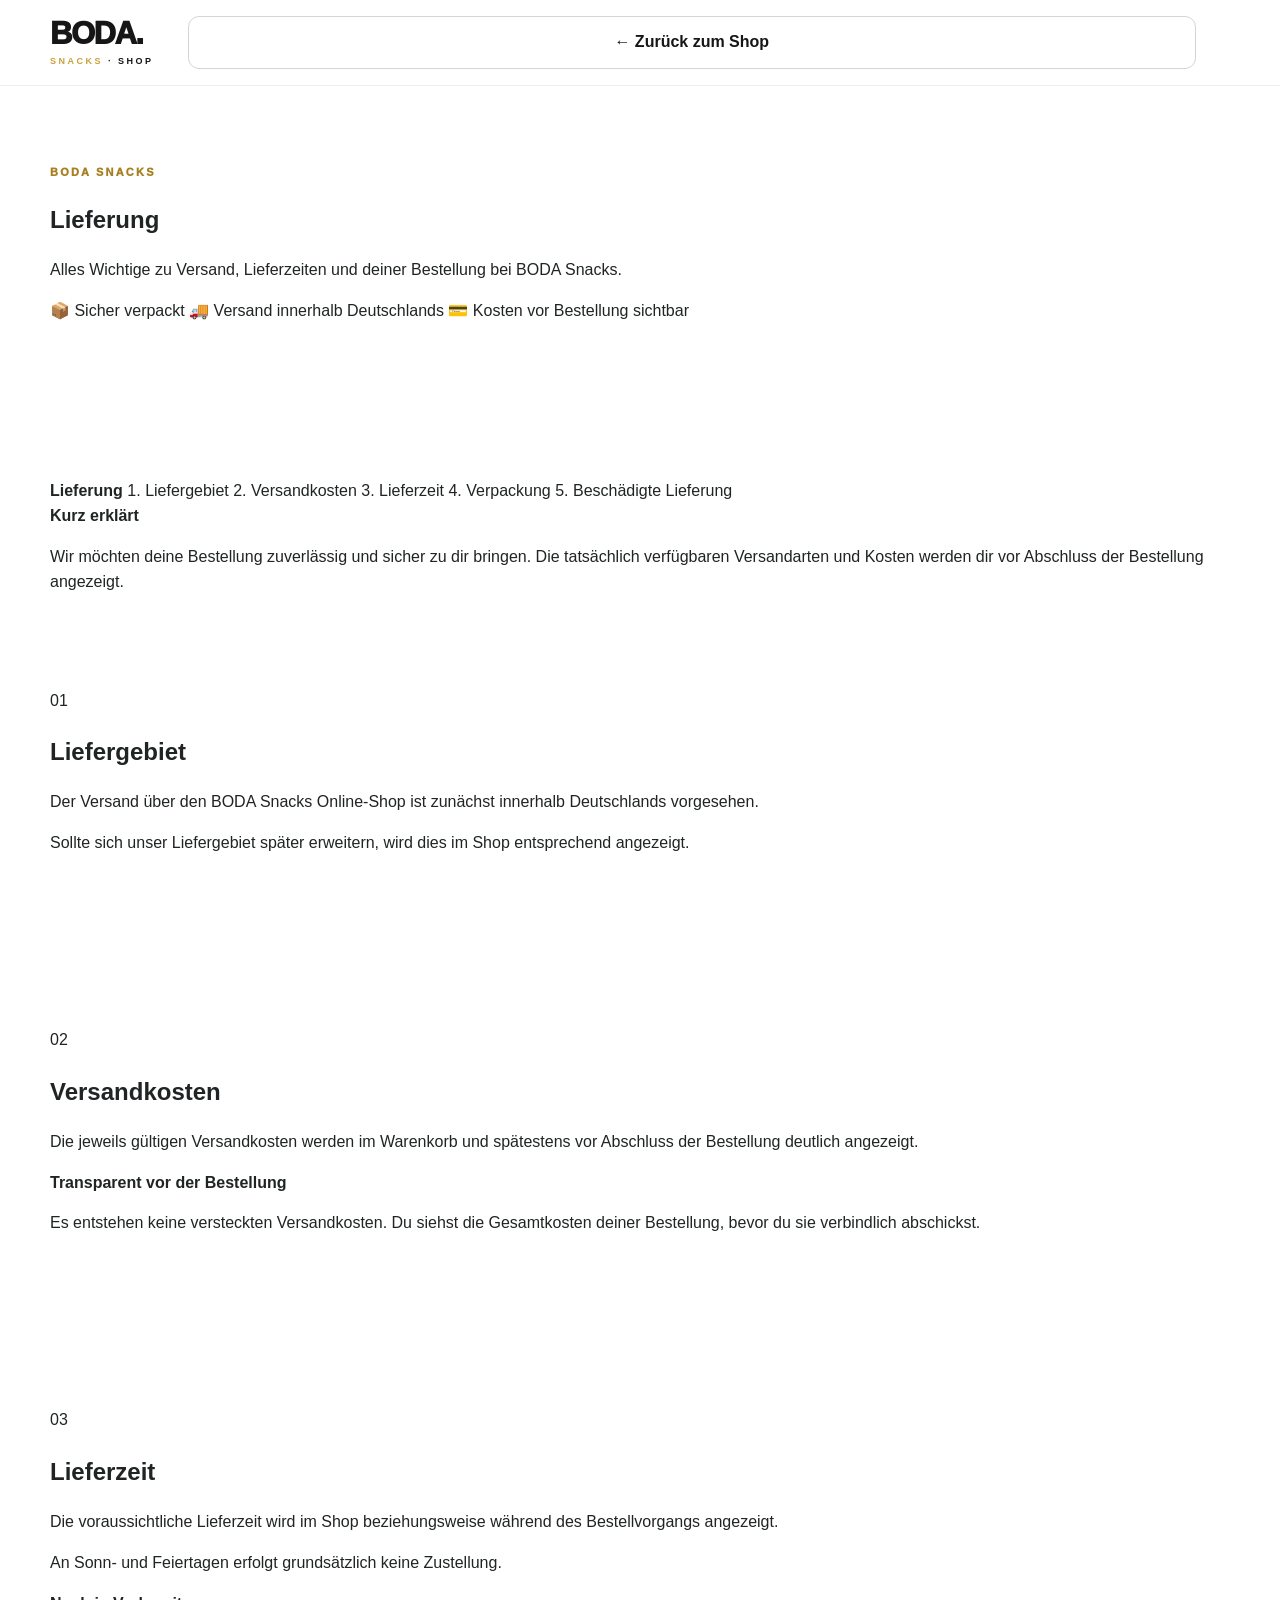
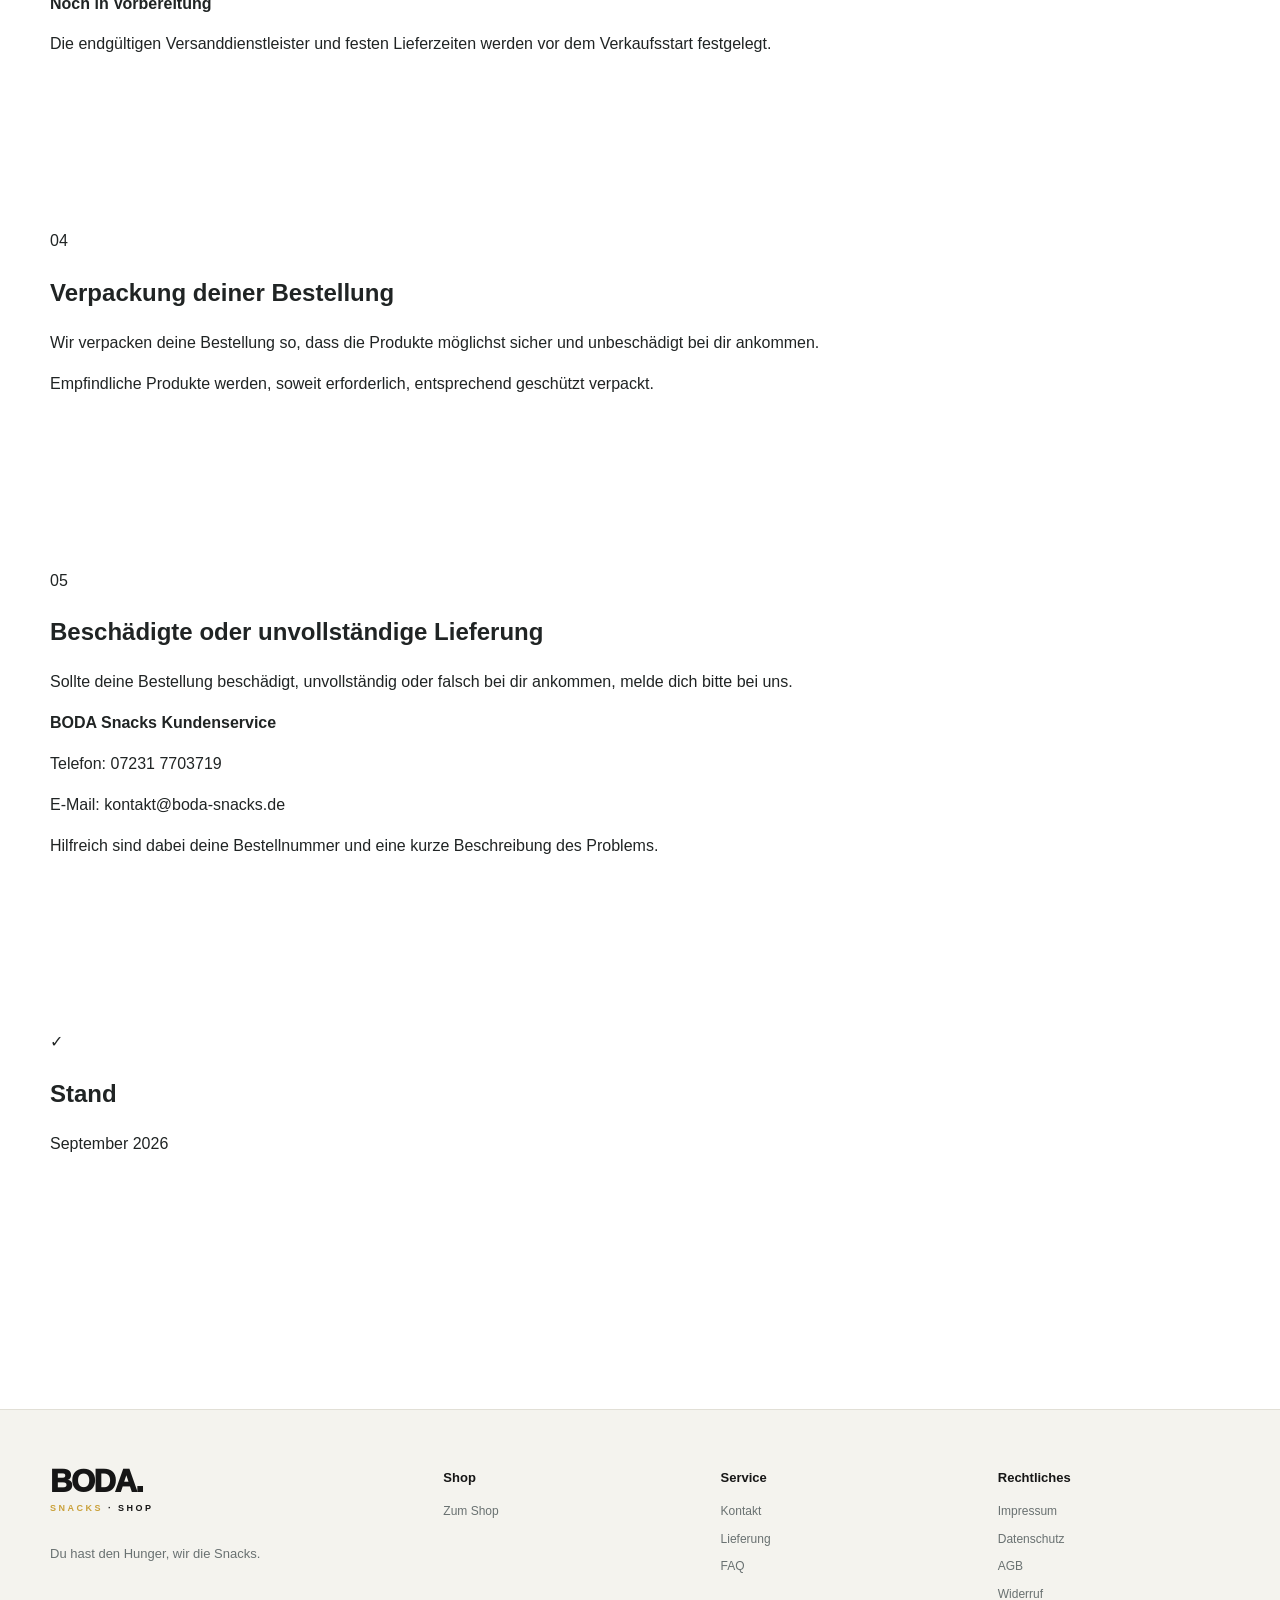
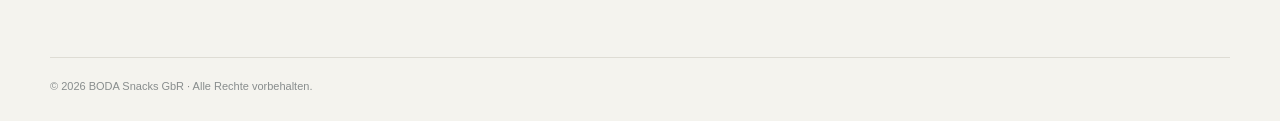
<file: Lieferung.html>
<!DOCTYPE html>
<html lang="de">

<head>
    <meta charset="UTF-8">

    <meta
        name="viewport"
        content="width=device-width, initial-scale=1.0"
    >

    <meta
        name="description"
        content="Informationen zu Lieferung, Versand und Versandkosten im BODA Snacks Online-Shop."
    >

    <title>Lieferung | BODA Snacks</title>

    <link rel="stylesheet" href="css/style.css">
</head>


<body>


<header class="site-header">

    <div class="container header-row legal-header">

        <a
            href="index.html"
            class="logo"
            aria-label="BODA Snacks Shop Startseite"
        >
            BODA<span>.</span>

            <small>
                <span class="logo-snacks">SNACKS</span> · SHOP
            </small>
        </a>


        <a
            href="index.html"
            class="btn btn-secondary"
        >
            ← Zurück zum Shop
        </a>

    </div>

</header>



<main class="legal-page">


    <section class="legal-hero">

        <div class="container legal-hero-inner">

            <div class="eyebrow">
                BODA SNACKS
            </div>

            <h1>
                Lieferung
            </h1>

            <p>
                Alles Wichtige zu Versand, Lieferzeiten
                und deiner Bestellung bei BODA Snacks.
            </p>


            <div class="legal-status">

                <span>
                    📦 Sicher verpackt
                </span>

                <span>
                    🚚 Versand innerhalb Deutschlands
                </span>

                <span>
                    💳 Kosten vor Bestellung sichtbar
                </span>

            </div>

        </div>

    </section>



    <section class="legal-content">

        <div class="container legal-grid">


            <aside class="legal-navigation">

                <strong>
                    Lieferung
                </strong>

                <a href="#liefergebiet">
                    1. Liefergebiet
                </a>

                <a href="#versandkosten">
                    2. Versandkosten
                </a>

                <a href="#lieferzeit">
                    3. Lieferzeit
                </a>

                <a href="#verpackung">
                    4. Verpackung
                </a>

                <a href="#beschaedigung">
                    5. Beschädigte Lieferung
                </a>

            </aside>



            <article class="legal-document">


                <div class="legal-intro">

                    <strong>
                        Kurz erklärt
                    </strong>

                    <p>
                        Wir möchten deine Bestellung zuverlässig
                        und sicher zu dir bringen. Die tatsächlich
                        verfügbaren Versandarten und Kosten werden
                        dir vor Abschluss der Bestellung angezeigt.
                    </p>

                </div>



                <section id="liefergebiet">

                    <span class="legal-number">
                        01
                    </span>

                    <h2>
                        Liefergebiet
                    </h2>

                    <p>
                        Der Versand über den BODA Snacks Online-Shop
                        ist zunächst innerhalb Deutschlands vorgesehen.
                    </p>

                    <p>
                        Sollte sich unser Liefergebiet später erweitern,
                        wird dies im Shop entsprechend angezeigt.
                    </p>

                </section>



                <section id="versandkosten">

                    <span class="legal-number">
                        02
                    </span>

                    <h2>
                        Versandkosten
                    </h2>

                    <p>
                        Die jeweils gültigen Versandkosten werden
                        im Warenkorb und spätestens vor Abschluss
                        der Bestellung deutlich angezeigt.
                    </p>

                    <div class="legal-highlight">

                        <strong>
                            Transparent vor der Bestellung
                        </strong>

                        <p>
                            Es entstehen keine versteckten Versandkosten.
                            Du siehst die Gesamtkosten deiner Bestellung,
                            bevor du sie verbindlich abschickst.
                        </p>

                    </div>

                </section>



                <section id="lieferzeit">

                    <span class="legal-number">
                        03
                    </span>

                    <h2>
                        Lieferzeit
                    </h2>

                    <p>
                        Die voraussichtliche Lieferzeit wird im Shop
                        beziehungsweise während des Bestellvorgangs
                        angezeigt.
                    </p>

                    <p>
                        An Sonn- und Feiertagen erfolgt grundsätzlich
                        keine Zustellung.
                    </p>

                    <div class="legal-highlight warning">

                        <strong>
                            Noch in Vorbereitung
                        </strong>

                        <p>
                            Die endgültigen Versanddienstleister
                            und festen Lieferzeiten werden vor dem
                            Verkaufsstart festgelegt.
                        </p>

                    </div>

                </section>



                <section id="verpackung">

                    <span class="legal-number">
                        04
                    </span>

                    <h2>
                        Verpackung deiner Bestellung
                    </h2>

                    <p>
                        Wir verpacken deine Bestellung so,
                        dass die Produkte möglichst sicher und
                        unbeschädigt bei dir ankommen.
                    </p>

                    <p>
                        Empfindliche Produkte werden,
                        soweit erforderlich,
                        entsprechend geschützt verpackt.
                    </p>

                </section>



                <section id="beschaedigung">

                    <span class="legal-number">
                        05
                    </span>

                    <h2>
                        Beschädigte oder unvollständige Lieferung
                    </h2>

                    <p>
                        Sollte deine Bestellung beschädigt,
                        unvollständig oder falsch bei dir ankommen,
                        melde dich bitte bei uns.
                    </p>

                    <div class="legal-contact">

                        <strong>
                            BODA Snacks Kundenservice
                        </strong>

                        <p>
                            Telefon:
                            <a href="tel:+4972317703719">
                                07231 7703719
                            </a>
                        </p>

                        <p>
                            E-Mail:
                            <a href="mailto:kontakt@boda-snacks.de">
                                kontakt@boda-snacks.de
                            </a>
                        </p>

                    </div>

                    <p>
                        Hilfreich sind dabei deine Bestellnummer
                        und eine kurze Beschreibung des Problems.
                    </p>

                </section>



                <section>

                    <span class="legal-number">
                        ✓
                    </span>

                    <h2>
                        Stand
                    </h2>

                    <p class="legal-version">
                        September 2026
                    </p>

                </section>


            </article>

        </div>

    </section>


</main>



<footer>

    <div class="container">

        <div class="footer-grid">


            <div>

                <div class="logo footer-logo">

                    BODA<span>.</span>

                    <small>
                        <span class="logo-snacks">SNACKS</span> · SHOP
                    </small>

                </div>

                <p>
                    Du hast den Hunger,
                    wir die Snacks.
                </p>

            </div>


            <div>

                <h4>
                    Shop
                </h4>

                <a href="index.html">
                    Zum Shop
                </a>

            </div>


            <div>

                <h4>
                    Service
                </h4>

                <a href="kontakt.html">
                    Kontakt
                </a>

                <a href="lieferung.html">
                    Lieferung
                </a>

                <a href="faq.html">
                    FAQ
                </a>

            </div>


            <div>

                <h4>
                    Rechtliches
                </h4>

                <a href="impressum.html">
                    Impressum
                </a>

                <a href="datenschutz.html">
                    Datenschutz
                </a>

                <a href="agb.html">
                    AGB
                </a>

                <a href="widerruf.html">
                    Widerruf
                </a>

            </div>


        </div>


        <div class="copyright">

            © 2026 BODA Snacks GbR ·
            Alle Rechte vorbehalten.

        </div>

    </div>

</footer>


</body>
</html>
</file>
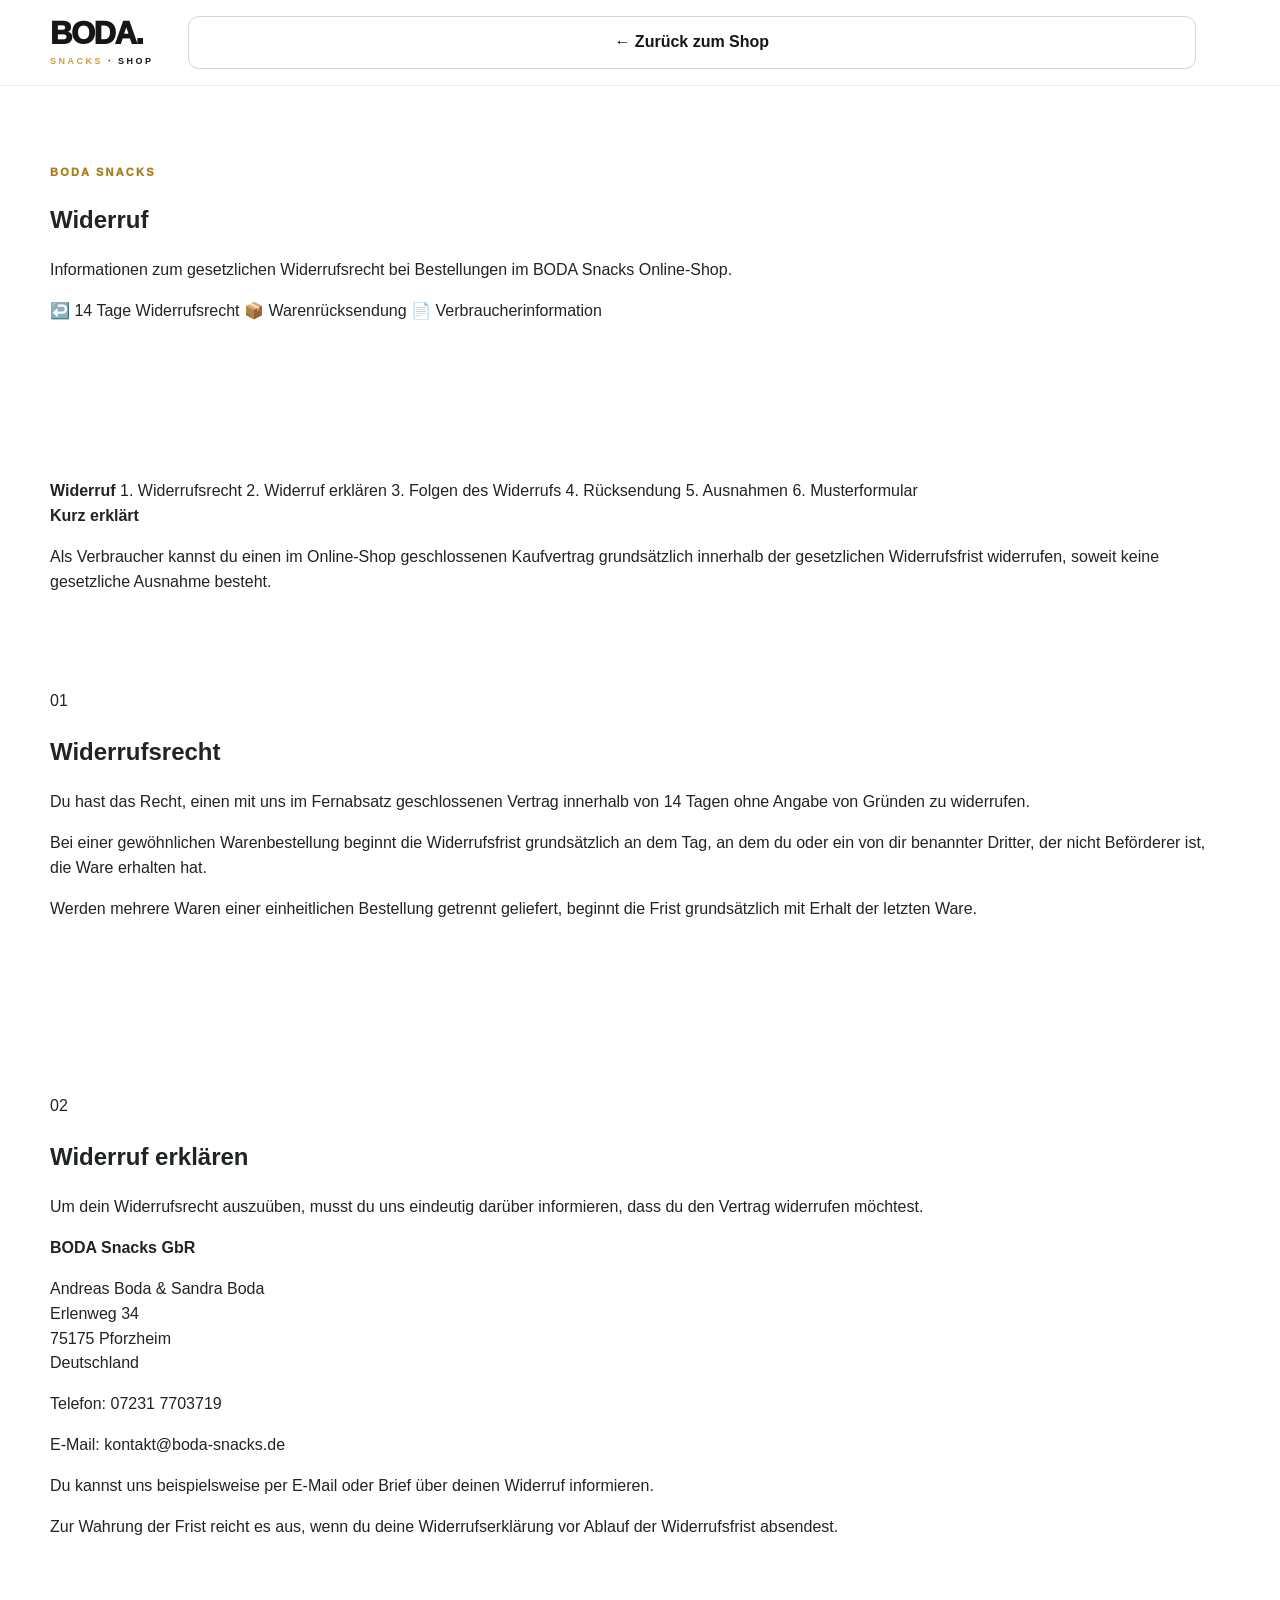
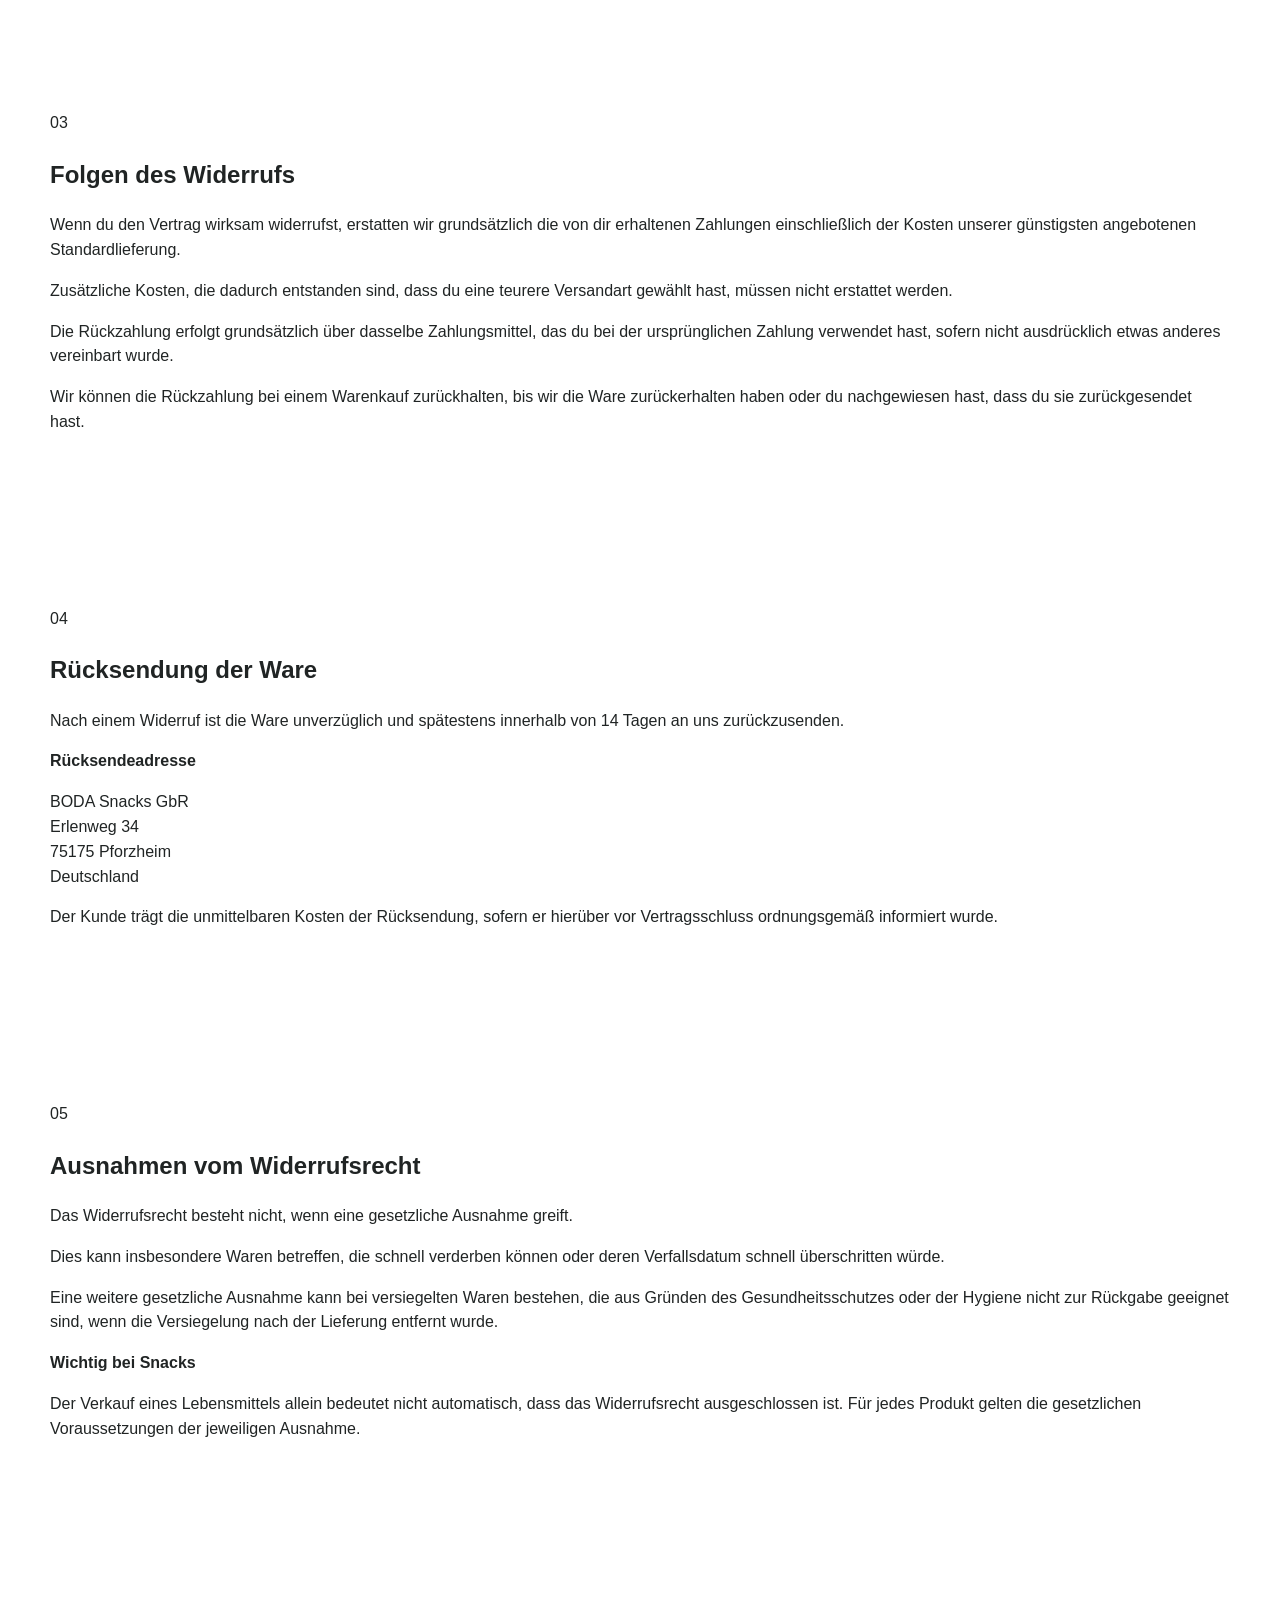
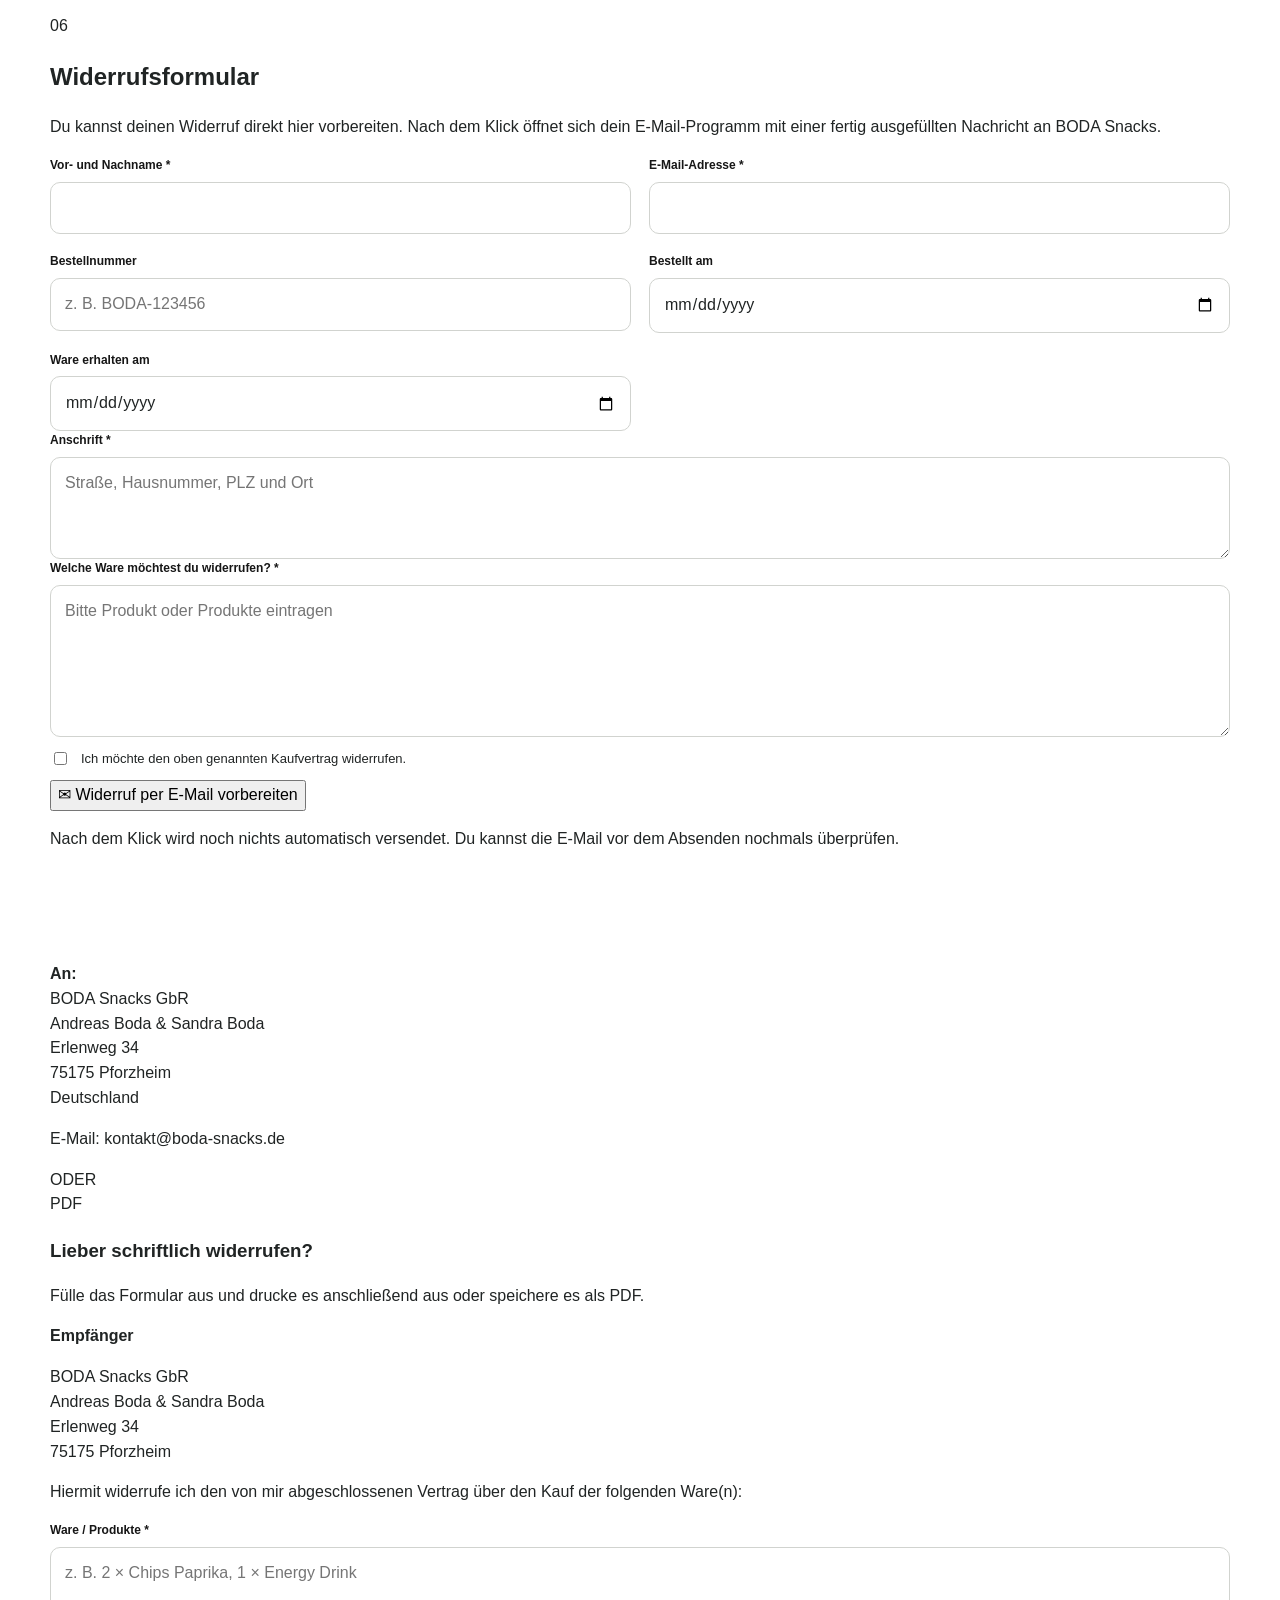
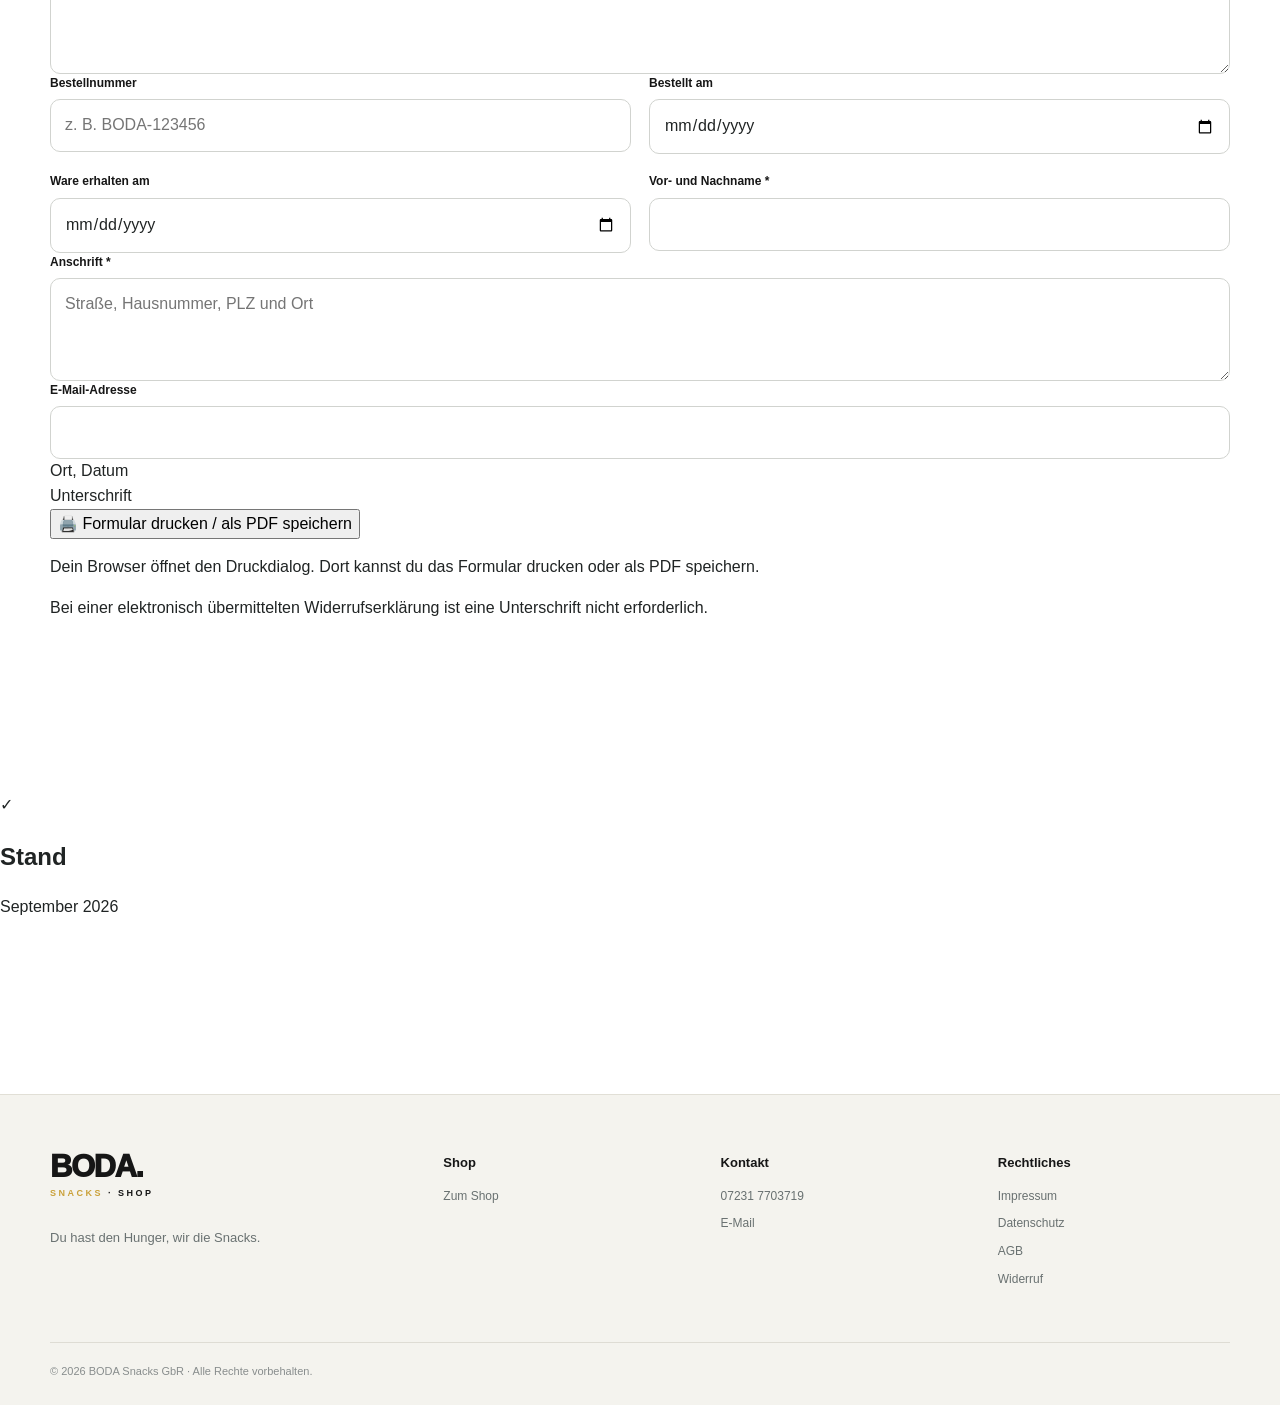
<file: Widerruf.html>
<!DOCTYPE html>
<html lang="de">

<head>
    <meta charset="UTF-8">

    <meta
        name="viewport"
        content="width=device-width, initial-scale=1.0"
    >

    <meta
        name="description"
        content="Widerrufsbelehrung des BODA Snacks Online-Shops."
    >

    <title>Widerruf | BODA Snacks</title>

    <link
        rel="stylesheet"
        href="css/style.css"
    >
</head>


<body>


<!-- =========================================================
     HEADER
========================================================= -->

<header class="site-header">

    <div class="container header-row legal-header">

        <a
            href="index.html"
            class="logo"
            aria-label="BODA Snacks Shop Startseite"
        >
            BODA<span>.</span>

            <small>
                <span class="logo-snacks">SNACKS</span> · SHOP
            </small>
        </a>


        <a
            href="index.html"
            class="btn btn-secondary"
        >
            ← Zurück zum Shop
        </a>

    </div>

</header>



<!-- =========================================================
     WIDERRUF
========================================================= -->

<main class="legal-page">


    <!-- =====================================================
         HERO
    ====================================================== -->

    <section class="legal-hero">

        <div class="container legal-hero-inner">

            <div class="eyebrow">
                BODA SNACKS
            </div>


            <h1>
                Widerruf
            </h1>


            <p>
                Informationen zum gesetzlichen Widerrufsrecht
                bei Bestellungen im BODA Snacks Online-Shop.
            </p>


            <div class="legal-status">

                <span>
                    ↩️ 14 Tage Widerrufsrecht
                </span>

                <span>
                    📦 Warenrücksendung
                </span>

                <span>
                    📄 Verbraucherinformation
                </span>

            </div>

        </div>

    </section>



    <!-- =====================================================
         CONTENT
    ====================================================== -->

    <section class="legal-content">

        <div class="container legal-grid">


            <!-- =============================================
                 NAVIGATION
            ============================================== -->

            <aside class="legal-navigation">

                <strong>
                    Widerruf
                </strong>

                <a href="#widerrufsrecht">
                    1. Widerrufsrecht
                </a>

                <a href="#ausuebung">
                    2. Widerruf erklären
                </a>

                <a href="#folgen">
                    3. Folgen des Widerrufs
                </a>

                <a href="#ruecksendung">
                    4. Rücksendung
                </a>

                <a href="#ausnahmen">
                    5. Ausnahmen
                </a>

                <a href="#formular">
                    6. Musterformular
                </a>

            </aside>



            <!-- =============================================
                 DOKUMENT
            ============================================== -->

            <article class="legal-document">


                <div class="legal-intro">

                    <strong>
                        Kurz erklärt
                    </strong>

                    <p>
                        Als Verbraucher kannst du einen im Online-Shop
                        geschlossenen Kaufvertrag grundsätzlich innerhalb
                        der gesetzlichen Widerrufsfrist widerrufen,
                        soweit keine gesetzliche Ausnahme besteht.
                    </p>

                </div>



                <!-- =========================================
                     01 WIDERRUFSRECHT
                ========================================== -->

                <section id="widerrufsrecht">

                    <span class="legal-number">
                        01
                    </span>

                    <h2>
                        Widerrufsrecht
                    </h2>

                    <p>
                        Du hast das Recht, einen mit uns im Fernabsatz
                        geschlossenen Vertrag innerhalb von 14 Tagen
                        ohne Angabe von Gründen zu widerrufen.
                    </p>

                    <p>
                        Bei einer gewöhnlichen Warenbestellung beginnt
                        die Widerrufsfrist grundsätzlich an dem Tag,
                        an dem du oder ein von dir benannter Dritter,
                        der nicht Beförderer ist,
                        die Ware erhalten hat.
                    </p>

                    <p>
                        Werden mehrere Waren einer einheitlichen Bestellung
                        getrennt geliefert, beginnt die Frist grundsätzlich
                        mit Erhalt der letzten Ware.
                    </p>

                </section>



                <!-- =========================================
                     02 AUSÜBUNG
                ========================================== -->

                <section id="ausuebung">

                    <span class="legal-number">
                        02
                    </span>

                    <h2>
                        Widerruf erklären
                    </h2>

                    <p>
                        Um dein Widerrufsrecht auszuüben,
                        musst du uns eindeutig darüber informieren,
                        dass du den Vertrag widerrufen möchtest.
                    </p>


                    <div class="legal-contact">

                        <strong>
                            BODA Snacks GbR
                        </strong>

                        <p>
                            Andreas Boda &amp; Sandra Boda<br>
                            Erlenweg 34<br>
                            75175 Pforzheim<br>
                            Deutschland
                        </p>

                        <p>
                            Telefon:
                            <a href="tel:+4972317703719">
                                07231 7703719
                            </a>
                        </p>

                        <p>
                            E-Mail:
                            <a href="mailto:kontakt@boda-snacks.de">
                                kontakt@boda-snacks.de
                            </a>
                        </p>

                    </div>


                    <p>
                        Du kannst uns beispielsweise per E-Mail
                        oder Brief über deinen Widerruf informieren.
                    </p>

                    <p>
                        Zur Wahrung der Frist reicht es aus,
                        wenn du deine Widerrufserklärung vor Ablauf
                        der Widerrufsfrist absendest.
                    </p>

                </section>



                <!-- =========================================
                     03 FOLGEN
                ========================================== -->

                <section id="folgen">

                    <span class="legal-number">
                        03
                    </span>

                    <h2>
                        Folgen des Widerrufs
                    </h2>

                    <p>
                        Wenn du den Vertrag wirksam widerrufst,
                        erstatten wir grundsätzlich die von dir
                        erhaltenen Zahlungen einschließlich der Kosten
                        unserer günstigsten angebotenen Standardlieferung.
                    </p>

                    <p>
                        Zusätzliche Kosten, die dadurch entstanden sind,
                        dass du eine teurere Versandart gewählt hast,
                        müssen nicht erstattet werden.
                    </p>

                    <p>
                        Die Rückzahlung erfolgt grundsätzlich über
                        dasselbe Zahlungsmittel,
                        das du bei der ursprünglichen Zahlung verwendet hast,
                        sofern nicht ausdrücklich etwas anderes vereinbart wurde.
                    </p>

                    <p>
                        Wir können die Rückzahlung bei einem Warenkauf
                        zurückhalten, bis wir die Ware zurückerhalten haben
                        oder du nachgewiesen hast,
                        dass du sie zurückgesendet hast.
                    </p>

                </section>



                <!-- =========================================
                     04 RÜCKSENDUNG
                ========================================== -->

                <section id="ruecksendung">

                    <span class="legal-number">
                        04
                    </span>

                    <h2>
                        Rücksendung der Ware
                    </h2>

                    <p>
                        Nach einem Widerruf ist die Ware unverzüglich
                        und spätestens innerhalb von 14 Tagen
                        an uns zurückzusenden.
                    </p>


                    <div class="legal-contact">

                        <strong>
                            Rücksendeadresse
                        </strong>

                        <p>
                            BODA Snacks GbR<br>
                            Erlenweg 34<br>
                            75175 Pforzheim<br>
                            Deutschland
                        </p>

                    </div>


                    <p>
                        Der Kunde trägt die unmittelbaren Kosten
                        der Rücksendung, sofern er hierüber vor
                        Vertragsschluss ordnungsgemäß informiert wurde.
                    </p>

                </section>



                <!-- =========================================
                     05 AUSNAHMEN
                ========================================== -->

                <section id="ausnahmen">

                    <span class="legal-number">
                        05
                    </span>

                    <h2>
                        Ausnahmen vom Widerrufsrecht
                    </h2>

                    <p>
                        Das Widerrufsrecht besteht nicht,
                        wenn eine gesetzliche Ausnahme greift.
                    </p>

                    <p>
                        Dies kann insbesondere Waren betreffen,
                        die schnell verderben können oder deren
                        Verfallsdatum schnell überschritten würde.
                    </p>

                    <p>
                        Eine weitere gesetzliche Ausnahme kann bei
                        versiegelten Waren bestehen, die aus Gründen
                        des Gesundheitsschutzes oder der Hygiene
                        nicht zur Rückgabe geeignet sind,
                        wenn die Versiegelung nach der Lieferung
                        entfernt wurde.
                    </p>


                    <div class="legal-highlight">

                        <strong>
                            Wichtig bei Snacks
                        </strong>

                        <p>
                            Der Verkauf eines Lebensmittels allein
                            bedeutet nicht automatisch,
                            dass das Widerrufsrecht ausgeschlossen ist.
                            Für jedes Produkt gelten die gesetzlichen
                            Voraussetzungen der jeweiligen Ausnahme.
                        </p>

                    </div>

                </section>



                <!-- =========================================
                     06 MUSTER
                ========================================== -->
<section id="formular">

    <span class="legal-number">
        06
    </span>

    <h2>
        Widerrufsformular
    </h2>

    <p>
        Du kannst deinen Widerruf direkt hier vorbereiten.
        Nach dem Klick öffnet sich dein E-Mail-Programm
        mit einer fertig ausgefüllten Nachricht an BODA Snacks.
    </p>


    <form id="withdrawalForm" class="withdrawal-form">

        <div class="form-grid">

            <div class="form-field">
                <label for="withdrawalName">
                    Vor- und Nachname *
                </label>

                <input
                    type="text"
                    id="withdrawalName"
                    required
                    autocomplete="name"
                >
            </div>


            <div class="form-field">
                <label for="withdrawalEmail">
                    E-Mail-Adresse *
                </label>

                <input
                    type="email"
                    id="withdrawalEmail"
                    required
                    autocomplete="email"
                >
            </div>


            <div class="form-field">
                <label for="withdrawalOrder">
                    Bestellnummer
                </label>

                <input
                    type="text"
                    id="withdrawalOrder"
                    placeholder="z. B. BODA-123456"
                >
            </div>


            <div class="form-field">
                <label for="withdrawalOrderDate">
                    Bestellt am
                </label>

                <input
                    type="date"
                    id="withdrawalOrderDate"
                >
            </div>


            <div class="form-field">
                <label for="withdrawalReceivedDate">
                    Ware erhalten am
                </label>

                <input
                    type="date"
                    id="withdrawalReceivedDate"
                >
            </div>

        </div>


        <div class="form-field">

            <label for="withdrawalAddress">
                Anschrift *
            </label>

            <textarea
                id="withdrawalAddress"
                rows="3"
                required
                placeholder="Straße, Hausnummer, PLZ und Ort"
            ></textarea>

        </div>


        <div class="form-field">

            <label for="withdrawalProducts">
                Welche Ware möchtest du widerrufen? *
            </label>

            <textarea
                id="withdrawalProducts"
                rows="5"
                required
                placeholder="Bitte Produkt oder Produkte eintragen"
            ></textarea>

        </div>


        <label class="checkbox-row">

            <input
                type="checkbox"
                id="withdrawalConfirm"
                required
            >

            <span>
                Ich möchte den oben genannten Kaufvertrag widerrufen.
            </span>

        </label>


        <button
            type="submit"
            class="legal-mail withdrawal-button"
        >
            ✉ Widerruf per E-Mail vorbereiten
        </button>


        <p class="withdrawal-note">
            Nach dem Klick wird noch nichts automatisch versendet.
            Du kannst die E-Mail vor dem Absenden nochmals überprüfen.
        </p>

    </form>

</section>


                    <div class="legal-contact">

                        <p>
                            <strong>
                                An:
                            </strong><br>

                            BODA Snacks GbR<br>
                            Andreas Boda &amp; Sandra Boda<br>
                            Erlenweg 34<br>
                            75175 Pforzheim<br>
                            Deutschland
                        </p>


                        <p>
                            E-Mail:
                            kontakt@boda-snacks.de
                        </p>

            <!-- =========================================================
     ALTERNATIVE: WIDERRUF AUSFÜLLEN UND DRUCKEN
========================================================= -->

<div class="withdrawal-alternative">

    <div class="withdrawal-divider">
        <span>ODER</span>
    </div>

    <div class="withdrawal-print-card" id="printWithdrawalArea">

        <div class="withdrawal-print-head">

            <div>
                <span class="legal-number">PDF</span>

                <h3>
                    Lieber schriftlich widerrufen?
                </h3>

                <p>
                    Fülle das Formular aus und drucke es anschließend aus
                    oder speichere es als PDF.
                </p>
            </div>

        </div>


        <div class="print-recipient">

            <strong>Empfänger</strong>

            <p>
                BODA Snacks GbR<br>
                Andreas Boda &amp; Sandra Boda<br>
                Erlenweg 34<br>
                75175 Pforzheim
            </p>

        </div>


        <p class="withdrawal-statement">
            Hiermit widerrufe ich den von mir abgeschlossenen Vertrag
            über den Kauf der folgenden Ware(n):
        </p>


        <div class="form-field">

            <label for="printProducts">
                Ware / Produkte *
            </label>

            <textarea
                id="printProducts"
                rows="4"
                placeholder="z. B. 2 × Chips Paprika, 1 × Energy Drink"
            ></textarea>

        </div>


        <div class="form-grid">

            <div class="form-field">

                <label for="printOrder">
                    Bestellnummer
                </label>

                <input
                    type="text"
                    id="printOrder"
                    placeholder="z. B. BODA-123456"
                >

            </div>


            <div class="form-field">

                <label for="printOrderDate">
                    Bestellt am
                </label>

                <input
                    type="date"
                    id="printOrderDate"
                >

            </div>


            <div class="form-field">

                <label for="printReceivedDate">
                    Ware erhalten am
                </label>

                <input
                    type="date"
                    id="printReceivedDate"
                >

            </div>


            <div class="form-field">

                <label for="printName">
                    Vor- und Nachname *
                </label>

                <input
                    type="text"
                    id="printName"
                    autocomplete="name"
                >

            </div>

        </div>


        <div class="form-field">

            <label for="printAddress">
                Anschrift *
            </label>

            <textarea
                id="printAddress"
                rows="3"
                placeholder="Straße, Hausnummer, PLZ und Ort"
            ></textarea>

        </div>


        <div class="form-field">

            <label for="printEmail">
                E-Mail-Adresse
            </label>

            <input
                type="email"
                id="printEmail"
                autocomplete="email"
            >

        </div>


        <div class="print-signature-fields">

            <div>
                <span>Ort, Datum</span>
                <div class="signature-line"></div>
            </div>

            <div>
                <span>Unterschrift</span>
                <div class="signature-line"></div>
            </div>

        </div>


        <button
            type="button"
            class="legal-mail withdrawal-print-button"
            id="printWithdrawalButton"
        >
            🖨️ Formular drucken / als PDF speichern
        </button>

        <p class="withdrawal-note no-print">
            Dein Browser öffnet den Druckdialog.
            Dort kannst du das Formular drucken oder als PDF speichern.
        </p>

    </div>


                       
                        
                    </div>


                    <p>
                        Bei einer elektronisch übermittelten
                        Widerrufserklärung ist eine Unterschrift
                        nicht erforderlich.
                    </p>

                </section>



                <!-- =========================================
                     STAND
                ========================================== -->

                <section>

                    <span class="legal-number">
                        ✓
                    </span>

                    <h2>
                        Stand
                    </h2>

                    <p class="legal-version">
                        September 2026
                    </p>

                </section>


            </article>

        </div>

    </section>


</main>



<!-- =========================================================
     FOOTER
========================================================= -->

<footer>

    <div class="container">

        <div class="footer-grid">


            <div>

                <div class="logo footer-logo">

                    BODA<span>.</span>

                    <small>
                        <span class="logo-snacks">SNACKS</span> · SHOP
                    </small>

                </div>

                <p>
                    Du hast den Hunger,
                    wir die Snacks.
                </p>

            </div>


            <div>

                <h4>
                    Shop
                </h4>

                <a href="index.html">
                    Zum Shop
                </a>

            </div>


            <div>

                <h4>
                    Kontakt
                </h4>

                <a href="tel:+4972317703719">
                    07231 7703719
                </a>

                <a href="mailto:kontakt@boda-snacks.de">
                    E-Mail
                </a>

            </div>


            <div>

                <h4>
                    Rechtliches
                </h4>

                <a href="impressum.html">
                    Impressum
                </a>

                <a href="datenschutz.html">
                    Datenschutz
                </a>

                <a href="agb.html">
                    AGB
                </a>

                <a href="widerruf.html">
                    Widerruf
                </a>

            </div>


        </div>


        <div class="copyright">

            © 2026 BODA Snacks GbR ·
            Alle Rechte vorbehalten.

        </div>

    </div>

</footer>

<script src="js/widerruf.js"></script>
</body>
</html>
</file>
<file: css/style.css>
/* =========================================================
   BODA SNACKS SHOP
   3-BOXEN-VERSION
   Mix Box · Wunschbox · Büro Box
========================================================= */


/* =========================================================
   01. GRUNDWERTE
========================================================= */

:root {
    --black: #161616;
    --black-soft: #262626;

    --gold: #caa13a;
    --gold-dark: #a88022;
    --gold-soft: #f7f0dc;

    --green: #25806e;
    --green-dark: #196354;
    --green-soft: #e9f5f1;

    --cream: #faf8f2;
    --cream-dark: #f2eee4;

    --white: #ffffff;

    --text: #202424;
    --muted: #697171;

    --line: #e4e4df;

    --danger: #a24444;

    --shadow:
        0 18px 50px
        rgba(0, 0, 0, 0.08);

    --shadow-small:
        0 8px 28px
        rgba(0, 0, 0, 0.06);

    --radius:
        22px;
}


/* =========================================================
   02. RESET
========================================================= */

* {
    box-sizing: border-box;
}


html {
    scroll-behavior: smooth;
}


body {
    margin: 0;

    font-family:
        Arial,
        Helvetica,
        sans-serif;

    color: var(--text);

    background:
        var(--white);

    line-height: 1.55;

    -webkit-font-smoothing:
        antialiased;
}


body.cart-open {
    overflow: hidden;
}


img {
    max-width: 100%;
}


a {
    color: inherit;

    text-decoration: none;
}


button,
input,
select,
textarea {
    font: inherit;
}


button {
    cursor: pointer;
}


button:disabled {
    cursor: not-allowed;
}


.container {
    width:
        min(
            1180px,
            calc(100% - 40px)
        );

    margin:
        0 auto;
}


section {
    padding:
        78px 0;
}


[hidden] {
    display: none !important;
}


/* =========================================================
   03. ACCESSIBILITY
========================================================= */

.skip-link {
    position: fixed;

    left: 15px;

    top: -100px;

    z-index: 500;

    padding:
        12px 16px;

    border-radius:
        8px;

    background:
        var(--black);

    color:
        var(--white);

    font-weight:
        800;
}


.skip-link:focus {
    top: 15px;
}


/* =========================================================
   04. TEST-MARQUEE
========================================================= */

/* =========================================================
   SCHWARZES LAUFBAND
========================================================= */

.top-marquee {
    width: 100%;
    overflow: hidden;

    background: var(--black);
    color: var(--white);

    font-size: 11px;
    font-weight: 800;
    letter-spacing: 0.04em;
}

.top-marquee-track {
    display: flex;
    width: max-content;

    animation:
        boda-marquee 28s linear infinite;

    will-change: transform;
}

.top-marquee-group {
    display: flex;
    align-items: center;

    flex-shrink: 0;

    gap: 36px;

    padding:
        9px 18px;
}

.top-marquee-group span {
    white-space: nowrap;
}

.top-marquee-group span::before {
    content: "•";

    margin-right: 12px;

    color: var(--gold);
}

@keyframes boda-marquee {

    from {
        transform: translateX(0);
    }

    to {
        transform: translateX(-50%);
    }

}

/* =========================================================
   05. HEADER
========================================================= */

.site-header {
    position: sticky;

    top: 0;

    z-index: 40;

    background:
        rgba(255, 255, 255, 0.96);

    backdrop-filter:
        blur(12px);

    border-bottom:
        1px solid
        rgba(0, 0, 0, 0.07);
}


.header-row {
    display: grid;

    grid-template-columns:
        auto
        minmax(0, 1fr)
        auto;

    align-items: center;

    gap: 34px;

    padding:
        16px 0;
}


.box-header-row {
    min-height:
        78px;
}


/* =========================================================
   06. LOGO
========================================================= */

.logo {
    display:
        inline-block;

    color:
        var(--black);

    font-size:
        31px;

    font-weight:
        950;

    line-height:
        0.92;

    letter-spacing:
        -1.5px;
}


.logo > span {
    color:
        var(--black);
}


.logo small {
    display: block;

    margin-top:
        8px;

    color:
        var(--black);

    font-size:
        9px;

    font-weight:
        900;

    letter-spacing:
        2.5px;
}


.logo .logo-snacks {
    color:
        var(--gold);
}


/* =========================================================
   07. HAUPTNAVIGATION
========================================================= */

.box-main-nav {
    display: flex;

    align-items: center;

    justify-content: center;

    gap: 28px;
}


.box-main-nav a {
    position: relative;

    padding:
        9px 0;

    color:
        #454949;

    font-size:
        13px;

    font-weight:
        800;
}


.box-main-nav a::after {
    content: "";

    position: absolute;

    left: 0;

    right: 100%;

    bottom: 2px;

    height:
        2px;

    background:
        var(--gold);

    transition:
        0.2s ease;
}


.box-main-nav a:hover::after {
    right: 0;
}


/* =========================================================
   08. WARENKORB BUTTON
========================================================= */

.cart-btn {
    border: 0;

    border-radius:
        12px;

    padding:
        12px 16px;

    background:
        var(--black);

    color:
        var(--white);

    font-weight:
        900;

    white-space:
        nowrap;

    transition:
        0.2s ease;
}


.cart-btn:hover {
    background:
        var(--black-soft);

    transform:
        translateY(-1px);
}


.cart-count {
    display:
        inline-grid;

    place-items:
        center;

    min-width:
        24px;

    height:
        24px;

    margin-left:
        7px;

    padding:
        0 6px;

    border-radius:
        999px;

    background:
        var(--gold);

    color:
        var(--black);

    font-size:
        12px;

    font-weight:
        950;
}


/* =========================================================
   09. ALLGEMEINE TYPOGRAFIE
========================================================= */

.eyebrow {
    margin-bottom:
        13px;

    color:
        var(--gold-dark);

    font-size:
        11px;

    font-weight:
        950;

    letter-spacing:
        2.2px;
}


.section-head {
    display: flex;

    align-items: end;

    justify-content:
        space-between;

    gap: 40px;

    margin-bottom:
        34px;
}


.section-head h2 {
    margin: 0;

    color:
        var(--black);

    font-size:
        clamp(
            31px,
            4vw,
            48px
        );

    line-height:
        1.05;

    letter-spacing:
        -2px;
}


.section-head > p {
    max-width:
        570px;

    margin: 0;

    color:
        var(--muted);

    line-height:
        1.75;
}


/* =========================================================
   10. BUTTONS
========================================================= */

.btn {
    display:
        inline-flex;

    align-items: center;

    justify-content: center;

    min-height:
        48px;

    border:
        0;

    border-radius:
        11px;

    padding:
        13px 21px;

    font-weight:
        900;

    text-align:
        center;

    transition:
        0.2s ease;
}


.btn-primary {
    background:
        var(--black);

    color:
        var(--white);
}


.btn-primary:hover {
    background:
        var(--green-dark);

    transform:
        translateY(-1px);
}


.btn-primary:disabled {
    background:
        #b7bbbb;

    color:
        #ffffff;

    transform:
        none;
}


.btn-secondary {
    border:
        1px solid
        #d5d5ce;

    background:
        var(--white);

    color:
        var(--black);
}


.btn-secondary:hover {
    border-color:
        var(--gold);

    background:
        var(--gold-soft);
}


/* =========================================================
   11. HERO
========================================================= */

.box-hero {
    position: relative;

    overflow: hidden;

    padding:
        82px 0 74px;

    background:
        linear-gradient(
            145deg,
            #ffffff 0%,
            #faf8f2 58%,
            #f2ead5 100%
        );
}


.box-hero::before {
    content: "";

    position: absolute;

    width:
        430px;

    height:
        430px;

    right:
        -170px;

    top:
        -180px;

    border-radius:
        50%;

    background:
        rgba(202, 161, 58, 0.09);
}


.hero-grid {
    display: grid;

    grid-template-columns:
        1.05fr
        0.95fr;

    gap:
        60px;

    align-items: center;
}


.hero-copy h1 {
    margin:
        0 0 22px;

    color:
        var(--black);

    font-size:
        clamp(
            47px,
            6vw,
            76px
        );

    line-height:
        0.99;

    letter-spacing:
        -4px;
}


.hero-copy h1 span {
    color:
        var(--gold-dark);
}


.hero-copy > p {
    max-width:
        650px;

    margin:
        0;

    color:
        var(--muted);

    font-size:
        17px;

    line-height:
        1.8;
}


.hero-actions {
    display: flex;

    flex-wrap: wrap;

    gap: 12px;

    margin:
        30px 0 21px;
}


.trust-row {
    display: flex;

    flex-wrap: wrap;

    gap:
        10px 20px;

    color:
        var(--muted);

    font-size:
        12px;

    font-weight:
        700;
}


.trust-row span::before {
    content: "✓";

    margin-right:
        6px;

    color:
        var(--green);

    font-weight:
        950;
}


/* =========================================================
   12. HERO BOXEN
========================================================= */

.box-hero-art {
    position: relative;

    min-height:
        430px;

    overflow: hidden;

    border:
        1px solid
        rgba(0, 0, 0, 0.05);

    border-radius:
        32px;

    background:
        radial-gradient(
            circle at 50% 42%,
            #ffffff 0 25%,
            #f5f0df 26% 60%,
            #ece2bd 61% 100%
        );

    box-shadow:
        var(--shadow);
}


.hero-pack {
    position: absolute;

    display: flex;

    flex-direction: column;

    align-items: center;

    justify-content: center;

    padding:
        12px;

    border-radius:
        15px 15px 30px 30px;

    text-align: center;

    font-weight:
        950;

    box-shadow:
        0 20px 35px
        rgba(0, 0, 0, 0.16);
}


.hero-pack small {
    font-size:
        9px;

    letter-spacing:
        1.4px;
}


.hero-pack strong {
    margin:
        10px 0;

    font-size:
        26px;

    line-height:
        1;
}


.hero-pack.a {
    left: 8%;

    top: 25%;

    width: 29%;

    height: 50%;

    background:
        var(--green);

    color:
        var(--white);

    transform:
        rotate(-8deg);
}


.hero-pack.b {
    left: 34%;

    top: 11%;

    width: 33%;

    height: 66%;

    background:
        var(--black);

    color:
        var(--white);

    transform:
        rotate(2deg);
}


.hero-pack.b small:last-child {
    color:
        #e4c569;
}


.hero-pack.c {
    right: 6%;

    top: 25%;

    width: 29%;

    height: 51%;

    background:
        var(--gold);

    color:
        var(--black);

    transform:
        rotate(9deg);
}


/* =========================================================
   13. BOX-ANGEBOTE
========================================================= */

.box-offers {
    background:
        var(--white);
}


.box-choice-grid {
    display: grid;

    grid-template-columns:
        repeat(
            3,
            minmax(0, 1fr)
        );

    gap:
        24px;

    align-items:
        stretch;
}


.box-choice {
    position: relative;

    display: flex;

    flex-direction: column;

    overflow: hidden;

    border:
        1px solid
        var(--line);

    border-radius:
        var(--radius);

    background:
        var(--white);

    box-shadow:
        var(--shadow-small);

    transition:
        0.22s ease;
}


.box-choice:hover {
    transform:
        translateY(-4px);

    box-shadow:
        var(--shadow);
}


.box-choice.featured {
    border-color:
        rgba(202, 161, 58, 0.65);

    box-shadow:
        0 20px 55px
        rgba(154, 115, 20, 0.12);
}


.box-choice-badge {
    position: absolute;

    top: 14px;

    right: 14px;

    z-index: 4;

    padding:
        7px 10px;

    border-radius:
        999px;

    background:
        var(--gold);

    color:
        var(--black);

    font-size:
        9px;

    font-weight:
        950;

    letter-spacing:
        0.8px;
}


.box-choice-art {
    display: grid;

    place-items: center;

    min-height:
        220px;

    padding:
        30px;

    text-align:
        center;

    color:
        var(--white);
}


.box-choice-art small {
    font-size:
        10px;

    font-weight:
        900;

    letter-spacing:
        2px;
}


.box-choice-art strong {
    display: block;

    margin:
        13px 0 10px;

    font-size:
        35px;

    line-height:
        0.95;

    letter-spacing:
        -1.4px;
}


.box-choice-art span {
    font-size:
        31px;
}


.box-choice-art.mix {
    background:
        linear-gradient(
            145deg,
            #2d8d78,
            #1c6758
        );
}


.box-choice-art.wish {
    background:
        linear-gradient(
            145deg,
            #242424,
            #050505
        );
}


.box-choice-art.office {
    background:
        linear-gradient(
            145deg,
            #d8b24b,
            #b48a25
        );

    color:
        var(--black);
}


.box-choice-body {
    display: flex;

    flex:
        1;

    flex-direction: column;

    padding:
        26px;
}


.box-kicker {
    margin:
        0 0 7px;

    color:
        var(--gold-dark);

    font-size:
        10px;

    font-weight:
        950;

    letter-spacing:
        1.5px;
}


.box-choice-body h3 {
    margin:
        0 0 12px;

    color:
        var(--black);

    font-size:
        25px;

    letter-spacing:
        -0.8px;
}


.box-choice-body > p:not(
    .box-kicker,
    .box-test-price
) {
    margin:
        0;

    color:
        var(--muted);

    line-height:
        1.7;
}


.box-points {
    display: grid;

    gap: 8px;

    margin:
        20px 0;

    padding: 0;

    list-style: none;

    color:
        #404747;

    font-size:
        13px;
}


.box-points li {
    position: relative;

    padding-left:
        23px;
}


.box-points li::before {
    content: "✓";

    position: absolute;

    left: 0;

    color:
        var(--green);

    font-weight:
        950;
}


.box-test-price {
    margin:
        auto 0 17px;

    padding-top:
        10px;

    color:
        var(--black);

    font-size:
        20px;

    font-weight:
        950;
}


.box-choice-body .btn {
    width: 100%;
}


/* =========================================================
   14. WUNSCHBOX BUILDER
========================================================= */

.wish-builder-section {
    background:
        var(--cream);
}


.builder-shell {
    overflow: hidden;

    border:
        1px solid
        #ded9cd;

    border-radius:
        26px;

    background:
        var(--white);

    box-shadow:
        var(--shadow);
}


.builder-top {
    display: flex;

    align-items: center;

    justify-content:
        space-between;

    gap: 20px;

    padding:
        25px 28px 17px;
}


.builder-top strong {
    display: block;

    margin-bottom:
        4px;

    color:
        var(--black);

    font-size:
        21px;
}


.builder-top p {
    margin: 0;

    color:
        var(--muted);

    font-size:
        13px;
}


.builder-clear {
    border:
        1px solid
        #d8d8d1;

    border-radius:
        10px;

    padding:
        10px 14px;

    background:
        var(--white);

    color:
        var(--muted);

    font-size:
        12px;

    font-weight:
        800;
}


.builder-clear:hover {
    border-color:
        var(--danger);

    color:
        var(--danger);
}


/* =========================================================
   15. BUILDER FORTSCHRITT
========================================================= */

.builder-progress {
    height:
        8px;

    margin:
        0 28px 22px;

    overflow: hidden;

    border-radius:
        999px;

    background:
        #ecece7;
}


.builder-progress > div {
    width:
        0;

    height:
        100%;

    border-radius:
        inherit;

    background:
        linear-gradient(
            90deg,
            var(--gold),
            #e0c266
        );

    transition:
        width 0.2s ease;
}


/* =========================================================
   16. BUILDER FILTER
========================================================= */

.builder-filter-row {
    display: flex;

    flex-wrap: wrap;

    gap: 8px;

    padding:
        0 28px 20px;
}


.builder-filter {
    border:
        1px solid
        #dbdbd5;

    border-radius:
        999px;

    padding:
        9px 14px;

    background:
        var(--white);

    color:
        #505656;

    font-size:
        12px;

    font-weight:
        850;
}


.builder-filter:hover,
.builder-filter.active {
    border-color:
        var(--black);

    background:
        var(--black);

    color:
        var(--white);
}


/* =========================================================
   17. BUILDER PRODUKTE
========================================================= */

.builder-grid {
    display: grid;

    grid-template-columns:
        repeat(
            3,
            minmax(0, 1fr)
        );

    gap:
        15px;

    padding:
        0 28px 28px;
}


.builder-product {
    display: grid;

    grid-template-columns:
        68px
        minmax(0, 1fr)
        auto;

    align-items: center;

    gap: 14px;

    min-width:
        0;

    padding:
        15px;

    border:
        1px solid
        var(--line);

    border-radius:
        16px;

    background:
        #fff;

    transition:
        0.2s ease;
}


.builder-product:hover {
    border-color:
        #cfc9b8;

    box-shadow:
        var(--shadow-small);
}


.builder-product-art {
    display: grid;

    place-items: center;

    width:
        68px;

    height:
        74px;

    border-radius:
        12px;

    background:
        #f6f5f1;
}


.builder-mini-pack {
    display: flex;

    flex-direction: column;

    align-items: center;

    justify-content: center;

    width:
        44px;

    height:
        58px;

    padding:
        4px;

    border-radius:
        6px 6px 12px 12px;

    background:
        var(--c);

    color:
        var(--t);

    text-align:
        center;

    font-weight:
        900;
}


.builder-mini-pack span {
    font-size:
        6px;

    letter-spacing:
        0.5px;
}


.builder-mini-pack strong {
    margin-top:
        4px;

    font-size:
        8px;

    overflow-wrap:
        anywhere;
}


.builder-product-copy {
    min-width:
        0;
}


.builder-product-category {
    margin:
        0 0 3px;

    color:
        var(--gold-dark);

    font-size:
        8px;

    font-weight:
        950;

    letter-spacing:
        1px;
}


.builder-product-copy h3 {
    margin:
        0 0 3px;

    color:
        var(--black);

    font-size:
        14px;

    line-height:
        1.2;
}


.builder-product-copy > p:last-child {
    margin: 0;

    color:
        var(--muted);

    font-size:
        11px;
}


.builder-qty {
    display: grid;

    grid-template-columns:
        32px
        28px
        32px;

    align-items: center;

    text-align: center;
}


.builder-qty button {
    display: grid;

    place-items: center;

    width:
        32px;

    height:
        32px;

    border:
        1px solid
        #d2d2cc;

    border-radius:
        8px;

    background:
        #fff;

    color:
        var(--black);

    font-size:
        18px;

    font-weight:
        800;
}


.builder-qty button:hover:not(:disabled) {
    border-color:
        var(--green);

    background:
        var(--green-soft);
}


.builder-qty button:disabled {
    opacity:
        0.35;
}


.builder-qty strong {
    font-size:
        13px;
}


/* =========================================================
   18. BUILDER ZUSAMMENFASSUNG
========================================================= */

.builder-summary {
    display: grid;

    grid-template-columns:
        minmax(0, 1fr)
        auto;

    align-items: center;

    gap: 25px;

    padding:
        22px 28px;

    border-top:
        1px solid
        var(--line);

    background:
        #fcfbf7;
}


.builder-summary small {
    display: block;

    margin-bottom:
        5px;

    color:
        var(--gold-dark);

    font-size:
        9px;

    font-weight:
        950;

    letter-spacing:
        1.5px;
}


.builder-summary p {
    margin: 0;

    color:
        var(--muted);

    font-size:
        12px;

    line-height:
        1.65;
}


/* =========================================================
   19. SO GEHT'S
========================================================= */

.delivery {
    background:
        var(--white);
}


.steps {
    display: grid;

    grid-template-columns:
        repeat(
            3,
            1fr
        );

    gap:
        20px;
}


.step {
    padding:
        28px;

    border:
        1px solid
        var(--line);

    border-radius:
        18px;

    background:
        var(--white);
}


.step > span {
    display:
        inline-grid;

    place-items:
        center;

    width:
        42px;

    height:
        42px;

    margin-bottom:
        18px;

    border-radius:
        50%;

    background:
        var(--gold-soft);

    color:
        var(--gold-dark);

    font-size:
        11px;

    font-weight:
        950;
}


.step h3 {
    margin:
        0 0 8px;

    color:
        var(--black);
}


.step p {
    margin: 0;

    color:
        var(--muted);

    font-size:
        14px;
}


/* =========================================================
   20. ABSCHLUSS
========================================================= */

.closing {
    padding-top:
        25px;

    background:
        var(--white);
}


.closing-box {
    padding:
        60px 40px;

    border-radius:
        28px;

    background:
        var(--black);

    color:
        var(--white);

    text-align:
        center;

    box-shadow:
        var(--shadow);
}


.closing-box .eyebrow {
    color:
        #d7bb68;
}


.closing-box h2 {
    margin:
        0 0 15px;

    font-size:
        clamp(
            34px,
            5vw,
            54px
        );

    line-height:
        1;

    letter-spacing:
        -2px;
}


.closing-box h2 span {
    color:
        var(--gold);
}


.closing-box p {
    margin:
        0 0 24px;

    color:
        #c9cccc;
}


.closing-box .btn-primary {
    background:
        var(--gold);

    color:
        var(--black);
}


.closing-box .btn-primary:hover {
    background:
        #e0bd57;
}


/* =========================================================
   21. FOOTER
========================================================= */

footer {
    margin-top:
        80px;

    padding:
        58px 0 25px;

    background:
        #f4f3ee;

    border-top:
        1px solid
        #e1dfd6;
}


.footer-grid {
    display: grid;

    grid-template-columns:
        1.5fr
        1fr
        1fr
        1fr;

    gap:
        45px;
}


.footer-logo {
    margin-bottom:
        18px;
}


.footer-grid p {
    max-width:
        280px;

    color:
        var(--muted);

    font-size:
        13px;
}


.footer-grid h4 {
    margin:
        0 0 14px;

    color:
        var(--black);

    font-size:
        13px;
}


.footer-grid a {
    display: block;

    margin:
        9px 0;

    color:
        var(--muted);

    font-size:
        12px;
}


.footer-grid a:hover {
    color:
        var(--gold-dark);
}


.copyright {
    margin-top:
        45px;

    padding-top:
        20px;

    border-top:
        1px solid
        #dedcd4;

    color:
        #888d8d;

    font-size:
        11px;
}


/* =========================================================
   22. WARENKORB DIALOG
========================================================= */

dialog {
    color:
        inherit;
}


dialog::backdrop {
    background:
        rgba(0, 0, 0, 0.52);
}


.cart-panel:not([open]) {
    display: none;
}


.cart-panel {
    position: fixed;

    inset:
        0 0 0 auto;

    z-index:
        100;

    width:
        min(
            460px,
            100%
        );

    max-width:
        100%;

    height:
        100vh;

    height:
        100dvh;

    margin: 0;

    padding: 0;

    border: 0;

    background:
        var(--white);

    color:
        var(--text);

    box-shadow:
        -25px 0 75px
        rgba(0, 0, 0, 0.18);

    overflow: hidden;
}


.cart-panel[open] {
    display: flex;

    flex-direction: column;
}


/* =========================================================
   23. WARENKORB KOPF
========================================================= */

.cart-head {
    display: flex;

    align-items: center;

    justify-content:
        space-between;

    gap: 15px;

    padding:
        20px 22px;

    border-bottom:
        1px solid
        var(--line);
}


.cart-head h2 {
    margin: 0;

    color:
        var(--black);

    font-size:
        21px;
}


.close {
    display: grid;

    place-items: center;

    width:
        38px;

    height:
        38px;

    border: 0;

    border-radius:
        50%;

    background:
        #f0f0ec;

    color:
        var(--black);

    font-size:
        20px;

    font-weight:
        700;
}


.close:hover {
    background:
        #e4e4dd;
}


/* =========================================================
   24. WARENKORB INHALT
========================================================= */

.cart-body {
    flex:
        1;

    overflow-y:
        auto;

    padding:
        15px 22px;
}


.empty-cart {
    padding:
        65px 18px;

    color:
        var(--muted);

    text-align:
        center;
}


.empty-cart h3 {
    color:
        var(--black);
}


.cart-item {
    display: grid;

    grid-template-columns:
        60px
        minmax(0, 1fr)
        auto;

    gap:
        13px;

    align-items: start;

    padding:
        17px 0;

    border-bottom:
        1px solid
        var(--line);
}


.cart-thumb {
    display: grid;

    place-items: center;

    width:
        60px;

    height:
        67px;

    overflow: hidden;

    border-radius:
        11px;

    background:
        #f4f3ef;
}


.mini-pack {
    display: flex;

    flex-direction: column;

    align-items: center;

    justify-content: center;

    width:
        38px;

    height:
        51px;

    padding:
        4px;

    border-radius:
        5px 5px 10px 10px;

    background:
        var(--c);

    color:
        var(--t);

    text-align:
        center;

    font-weight:
        900;
}


.mini-pack span {
    font-size:
        6px;
}


.mini-pack strong {
    margin-top:
        4px;

    font-size:
        8px;

    overflow-wrap:
        anywhere;
}


.cart-item h4 {
    margin:
        1px 0 4px;

    color:
        var(--black);

    font-size:
        14px;
}


.item-price {
    margin:
        0;

    color:
        var(--muted);

    font-size:
        11px;
}


.cart-wish-selection {
    margin:
        9px 0;

    padding:
        9px;

    border-radius:
        8px;

    background:
        var(--gold-soft);

    color:
        #5f522d;

    font-size:
        10px;

    line-height:
        1.5;
}


.qty {
    display: flex;

    align-items: center;

    gap: 8px;

    margin-top:
        9px;
}


.qty button {
    display: grid;

    place-items: center;

    width:
        26px;

    height:
        26px;

    padding: 0;

    border:
        1px solid
        #d5d5cf;

    border-radius:
        6px;

    background:
        var(--white);

    color:
        var(--black);
}


.qty button:disabled {
    opacity:
        0.3;
}


.qty span {
    min-width:
        20px;

    text-align:
        center;

    font-size:
        12px;

    font-weight:
        850;
}


.remove {
    margin-top:
        7px;

    padding: 0;

    border: 0;

    background:
        transparent;

    color:
        var(--danger);

    font-size:
        10px;

    font-weight:
        700;
}


/* =========================================================
   25. WARENKORB FUSS
========================================================= */

.cart-foot {
    padding:
        18px 22px 24px;

    border-top:
        1px solid
        var(--line);

    background:
        var(--white);
}


.progress-label {
    display: flex;

    justify-content:
        space-between;

    gap:
        12px;

    margin-bottom:
        7px;

    color:
        var(--muted);

    font-size:
        10px;
}


.progress {
    height:
        8px;

    overflow: hidden;

    border-radius:
        999px;

    background:
        #e8e8e3;
}


.progress > div {
    width: 0;

    height:
        100%;

    border-radius:
        inherit;

    background:
        var(--gold);

    transition:
        width 0.2s ease;
}


.summary {
    margin:
        16px 0;
}


.summary-row {
    display: flex;

    justify-content:
        space-between;

    gap:
        20px;

    margin:
        7px 0;

    font-size:
        13px;
}


.summary-row.total {
    margin-top:
        12px;

    padding-top:
        12px;

    border-top:
        1px solid
        var(--line);

    color:
        var(--black);

    font-size:
        18px;

    font-weight:
        950;
}


.checkout-demo {
    display: block;

    width: 100%;

    padding:
        14px 18px;

    border-radius:
        11px;

    background:
        var(--black);

    color:
        var(--white);

    font-weight:
        900;

    text-align:
        center;

    transition:
        0.2s ease;
}


.checkout-demo:hover {
    background:
        var(--green-dark);
}


.checkout-demo.disabled {
    opacity:
        0.42;

    pointer-events:
        none;
}


.cart-hint {
    margin:
        10px 0 0;

    color:
        var(--muted);

    font-size:
        10px;

    line-height:
        1.5;

    text-align:
        center;
}


/* =========================================================
   26. TOAST
========================================================= */

.toast {
    position: fixed;

    left: 50%;

    bottom: 25px;

    z-index:
        150;

    max-width:
        calc(100% - 30px);

    padding:
        12px 17px;

    border-radius:
        10px;

    background:
        var(--black);

    color:
        var(--white);

    font-size:
        12px;

    font-weight:
        800;

    box-shadow:
        var(--shadow);

    opacity: 0;

    pointer-events:
        none;

    transform:
        translate(
            -50%,
            25px
        );

    transition:
        0.2s ease;
}


.toast.show {
    opacity: 1;

    transform:
        translate(
            -50%,
            0
        );
}


/* =========================================================
   27. HINWEISE
========================================================= */

.notice {
    margin-top:
        25px;

    padding:
        16px;

    border-radius:
        10px;

    background:
        var(--gold-soft);

    font-size:
        13px;
}


/* =========================================================
   28. CHECKOUT
   Bestehende Testkasse bleibt optisch funktionsfähig.
========================================================= */

.checkout-page {
    padding:
        60px 0 80px;

    background:
        #f7f7f4;
}


.checkout-title {
    margin-bottom:
        34px;
}


.checkout-title h1 {
    margin:
        0 0 10px;

    color:
        var(--black);

    font-size:
        clamp(
            34px,
            5vw,
            52px
        );

    letter-spacing:
        -2px;
}


.checkout-title p {
    margin: 0;

    color:
        var(--muted);
}


.checkout-header {
    grid-template-columns:
        1fr
        auto;
}


.checkout-grid {
    display: grid;

    grid-template-columns:
        minmax(0, 1fr)
        380px;

    gap:
        30px;

    align-items: start;
}


.checkout-main {
    display: grid;

    gap: 20px;
}


.checkout-card {
    padding:
        28px;

    border:
        1px solid
        var(--line);

    border-radius:
        20px;

    background:
        var(--white);

    box-shadow:
        var(--shadow-small);
}


.checkout-step-title {
    display: flex;

    align-items:
        flex-start;

    gap:
        15px;

    margin-bottom:
        25px;
}


.checkout-step-title > span {
    display: grid;

    place-items: center;

    flex:
        0 0 38px;

    height:
        38px;

    border-radius:
        50%;

    background:
        var(--gold-soft);

    color:
        var(--gold-dark);

    font-size:
        12px;

    font-weight:
        950;
}


.checkout-step-title h2 {
    margin:
        0 0 5px;

    color:
        var(--black);

    font-size:
        21px;
}


.checkout-step-title p {
    margin: 0;

    color:
        var(--muted);

    font-size:
        13px;
}


/* =========================================================
   29. CHECKOUT FORMULAR
========================================================= */

.form-grid,
.boda-form-grid {
    display: grid;

    grid-template-columns:
        1fr
        1fr;

    gap:
        18px;
}


.form-field {
    display: flex;

    flex-direction: column;

    gap:
        7px;
}


.form-field.full {
    grid-column:
        1 / -1;
}


.form-field label {
    color:
        var(--black);

    font-size:
        12px;

    font-weight:
        850;
}


.form-field input,
.form-field select,
.form-field textarea {
    width: 100%;

    padding:
        13px 14px;

    border:
        1px solid
        #d1d3cf;

    border-radius:
        10px;

    outline: none;

    background:
        var(--white);

    color:
        var(--text);
}


.form-field input:focus,
.form-field select:focus,
.form-field textarea:focus {
    border-color:
        var(--gold);

    box-shadow:
        0 0 0 3px
        rgba(202, 161, 58, 0.12);
}


.form-field textarea {
    resize:
        vertical;
}


/* =========================================================
   30. CHECKOUT ZAHLUNG
========================================================= */

.payment-options {
    display: grid;

    gap:
        10px;
}


.selection-card {
    display: flex;

    align-items: center;

    gap:
        14px;

    width: 100%;

    padding:
        16px;

    border:
        1px solid
        #dadbd7;

    border-radius:
        13px;

    background:
        var(--white);

    cursor:
        pointer;
}


.selection-card:hover,
.selection-card.active {
    border-color:
        var(--gold);

    background:
        var(--gold-soft);
}


.selection-card input {
    accent-color:
        var(--gold-dark);
}


.selection-card div {
    display: flex;

    flex:
        1;

    flex-direction: column;
}


.selection-card strong {
    font-size:
        14px;
}


.selection-card small {
    color:
        var(--muted);

    font-size:
        11px;
}


.checkbox-row {
    display: flex;

    align-items:
        flex-start;

    gap:
        11px;

    margin:
        12px 0;

    font-size:
        13px;

    line-height:
        1.5;
}


.checkbox-row input {
    margin-top:
        3px;

    accent-color:
        var(--gold-dark);
}


/* =========================================================
   31. CHECKOUT ÜBERSICHT
========================================================= */

.checkout-summary {
    position:
        sticky;

    top:
        110px;
}


.checkout-summary-card {
    padding:
        24px;

    border:
        1px solid
        var(--line);

    border-radius:
        20px;

    background:
        var(--white);

    box-shadow:
        var(--shadow);
}


.checkout-summary-card h2 {
    margin:
        0 0 20px;

    color:
        var(--black);

    font-size:
        22px;
}


.checkout-items {
    display: grid;

    gap:
        14px;
}


.checkout-item {
    display: grid;

    grid-template-columns:
        54px
        minmax(0, 1fr)
        auto;

    gap:
        12px;

    align-items: center;

    padding-bottom:
        14px;

    border-bottom:
        1px solid
        var(--line);
}


.checkout-item-image {
    display: grid;

    place-items:
        center;

    width:
        54px;

    height:
        60px;

    overflow:
        hidden;

    border-radius:
        10px;

    background:
        #f4f3ef;
}


.checkout-mini-pack {
    display: flex;

    flex-direction: column;

    align-items: center;

    justify-content: center;

    width:
        32px;

    height:
        43px;

    padding:
        3px;

    border-radius:
        5px 5px 9px 9px;

    background:
        var(--c);

    color:
        var(--t);

    text-align:
        center;

    font-size:
        7px;

    font-weight:
        900;
}


.checkout-mini-pack span {
    font-size:
        5px;
}


.checkout-mini-pack strong {
    font-size:
        6px;

    overflow-wrap:
        anywhere;
}


.checkout-item-info {
    display: flex;

    min-width:
        0;

    flex-direction: column;

    gap:
        2px;
}


.checkout-item-info strong {
    color:
        var(--black);

    font-size:
        13px;
}


.checkout-item-info small,
.checkout-item-info span {
    color:
        var(--muted);

    font-size:
        10px;
}


.checkout-item-total {
    font-size:
        13px;

    white-space:
        nowrap;
}


/* =========================================================
   32. CHECKOUT SUMMEN
========================================================= */

.checkout-totals {
    margin-top:
        20px;
}


.checkout-totals > div {
    display: flex;

    justify-content:
        space-between;

    gap:
        20px;

    margin:
        9px 0;

    font-size:
        13px;
}


.checkout-totals .grand-total {
    margin-top:
        14px;

    padding-top:
        14px;

    border-top:
        1px solid
        var(--line);

    color:
        var(--black);

    font-size:
        19px;

    font-weight:
        900;
}


.checkout-warning {
    margin:
        15px 0;

    padding:
        12px;

    border-radius:
        10px;

    background:
        #fff3df;

    color:
        #70501c;

    font-size:
        12px;
}


.checkout-warning:empty {
    display: none;
}


.checkout-order-button {
    width: 100%;

    padding:
        15px;

    border: 0;

    border-radius:
        11px;

    background:
        var(--black);

    color:
        var(--white);

    font-size:
        14px;

    font-weight:
        900;
}


.checkout-order-button:hover {
    background:
        var(--green-dark);
}


.checkout-order-button:disabled {
    opacity:
        0.45;
}


.checkout-demo-hint {
    margin:
        12px 0 0;

    color:
        var(--muted);

    font-size:
        10px;

    line-height:
        1.5;

    text-align:
        center;
}


/* =========================================================
   33. BESTELLBESTÄTIGUNG
========================================================= */

.thankyou-page {
    display: grid;

    min-height:
        70vh;

    place-items:
        center;

    padding:
        70px 0;

    background:
        var(--cream);
}


.thankyou-box {
    width:
        min(
            720px,
            100%
        );

    margin:
        auto;

    padding:
        55px 42px;

    border:
        1px solid
        var(--line);

    border-radius:
        28px;

    background:
        var(--white);

    text-align:
        center;

    box-shadow:
        var(--shadow);
}


.thankyou-icon {
    display: grid;

    place-items:
        center;

    width:
        70px;

    height:
        70px;

    margin:
        0 auto 24px;

    border-radius:
        50%;

    background:
        var(--green);

    color:
        var(--white);

    font-size:
        30px;
}


.order-number-box {
    max-width:
        430px;

    margin:
        22px auto;

    padding:
        17px;

    border-radius:
        12px;

    background:
        var(--gold-soft);
}


/* =========================================================
   34. MOBILE / TABLET
========================================================= */

@media (
    max-width: 980px
) {

    .header-row {
        grid-template-columns:
            auto
            auto;

        justify-content:
            space-between;
    }


    .box-main-nav {
        display: none;
    }


    .hero-grid {
        grid-template-columns:
            1fr;
    }


    .box-hero-art {
        min-height:
            360px;
    }


    .box-choice-grid {
        grid-template-columns:
            1fr;
    }


    .box-choice {
        display: grid;

        grid-template-columns:
            0.8fr
            1.2fr;
    }


    .box-choice-art {
        min-height:
            100%;
    }


    .builder-grid {
        grid-template-columns:
            repeat(
                2,
                minmax(0, 1fr)
            );
    }


    .footer-grid {
        grid-template-columns:
            1fr
            1fr;
    }


    .checkout-grid {
        grid-template-columns:
            1fr;
    }


    .checkout-summary {
        position:
            static;
    }

}


/* =========================================================
   35. MOBILE
========================================================= */

@media (
    max-width: 680px
) {

    .container {
        width:
            min(
                100% - 28px,
                1180px
            );
    }


    section {
        padding:
            58px 0;
    }


    .top-marquee-track {
        justify-content:
            flex-start;

        overflow-x:
            auto;
    }


    .header-row {
        gap:
            12px;

        padding:
            13px 0;
    }


    .logo {
        font-size:
            27px;
    }


    .cart-btn {
        padding:
            10px 11px;

        font-size:
            12px;
    }


    .box-hero {
        padding:
            57px 0 52px;
    }


    .hero-copy h1 {
        font-size:
            clamp(
                43px,
                15vw,
                62px
            );

        letter-spacing:
            -3px;
    }


    .hero-copy > p {
        font-size:
            15px;
    }


    .hero-actions {
        display: grid;

        grid-template-columns:
            1fr;
    }


    .hero-actions .btn {
        width: 100%;
    }


    .box-hero-art {
        min-height:
            300px;
    }


    .hero-pack strong {
        font-size:
            19px;
    }


    .section-head {
        display: block;
    }


    .section-head h2 {
        margin-bottom:
            15px;
    }


    .box-choice {
        display: flex;
    }


    .box-choice-art {
        min-height:
            190px;
    }


    .box-choice-body {
        padding:
            22px;
    }


    .builder-top {
        align-items:
            flex-start;

        flex-direction:
            column;

        padding:
            22px 18px 15px;
    }


    .builder-progress {
        margin:
            0 18px 20px;
    }


    .builder-filter-row {
        padding:
            0 18px 18px;
    }


    .builder-grid {
        grid-template-columns:
            1fr;

        padding:
            0 18px 22px;
    }


    .builder-product {
        grid-template-columns:
            60px
            minmax(0, 1fr)
            auto;

        padding:
            12px;
    }


    .builder-product-art {
        width:
            60px;

        height:
            66px;
    }


    .builder-summary {
        grid-template-columns:
            1fr;

        padding:
            20px 18px;
    }


    .builder-summary .btn {
        width: 100%;
    }


    .steps {
        grid-template-columns:
            1fr;
    }


    .closing-box {
        padding:
            45px 20px;
    }


    .footer-grid {
        grid-template-columns:
            1fr;
    }


    footer {
        margin-top:
            50px;
    }


    .cart-panel {
        width:
            100%;
    }


    .cart-item {
        grid-template-columns:
            55px
            minmax(0, 1fr)
            auto;
    }


    .form-grid,
    .boda-form-grid {
        grid-template-columns:
            1fr;
    }


    .form-field,
    .form-field.full,
    .address-field,
    .house-field,
    .zip-field,
    .city-field {
        grid-column:
            1;
    }


    .checkout-page {
        padding:
            35px 0 55px;
    }


    .checkout-card {
        padding:
            20px 16px;
    }


    .checkout-summary-card {
        padding:
            18px;
    }


    .checkout-item {
        grid-template-columns:
            48px
            minmax(0, 1fr);
    }


    .checkout-item > strong,
    .checkout-item-total {
        grid-column:
            2;
    }


    .thankyou-box {
        padding:
            40px 20px;
    }

}


/* =========================================================
   36. SEHR KLEINE HANDYS
========================================================= */

@media (
    max-width: 410px
) {

    .logo small {
        letter-spacing:
            1.8px;
    }


    .cart-btn {
        font-size:
            0;
    }


    .cart-btn::before {
        content:
            "🛒";

        font-size:
            17px;
    }


    .cart-count {
        margin-left:
            5px;

        font-size:
            11px;
    }


    .builder-product {
        grid-template-columns:
            52px
            minmax(0, 1fr);
    }


    .builder-product-art {
        width:
            52px;

        height:
            60px;
    }


    .builder-qty {
        grid-column:
            1 / -1;

        justify-self:
            end;
    }

}
</file>
